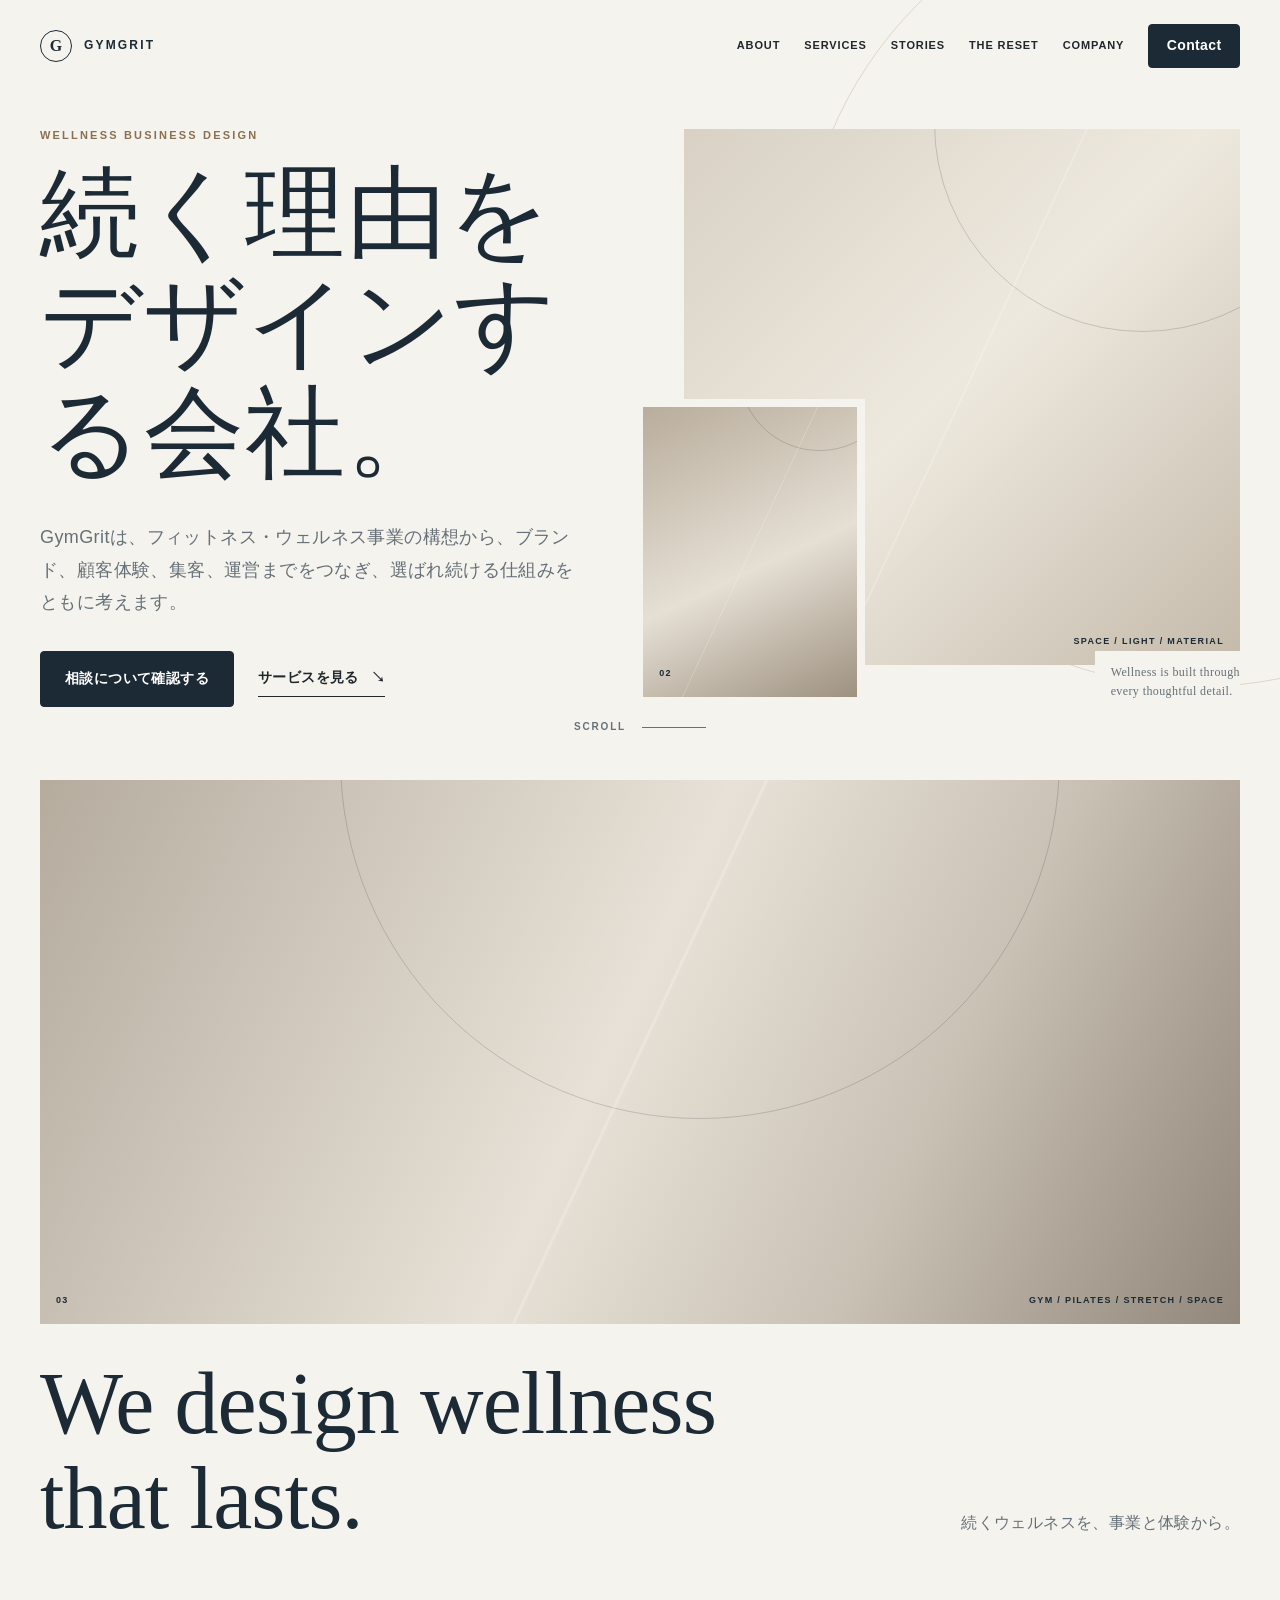
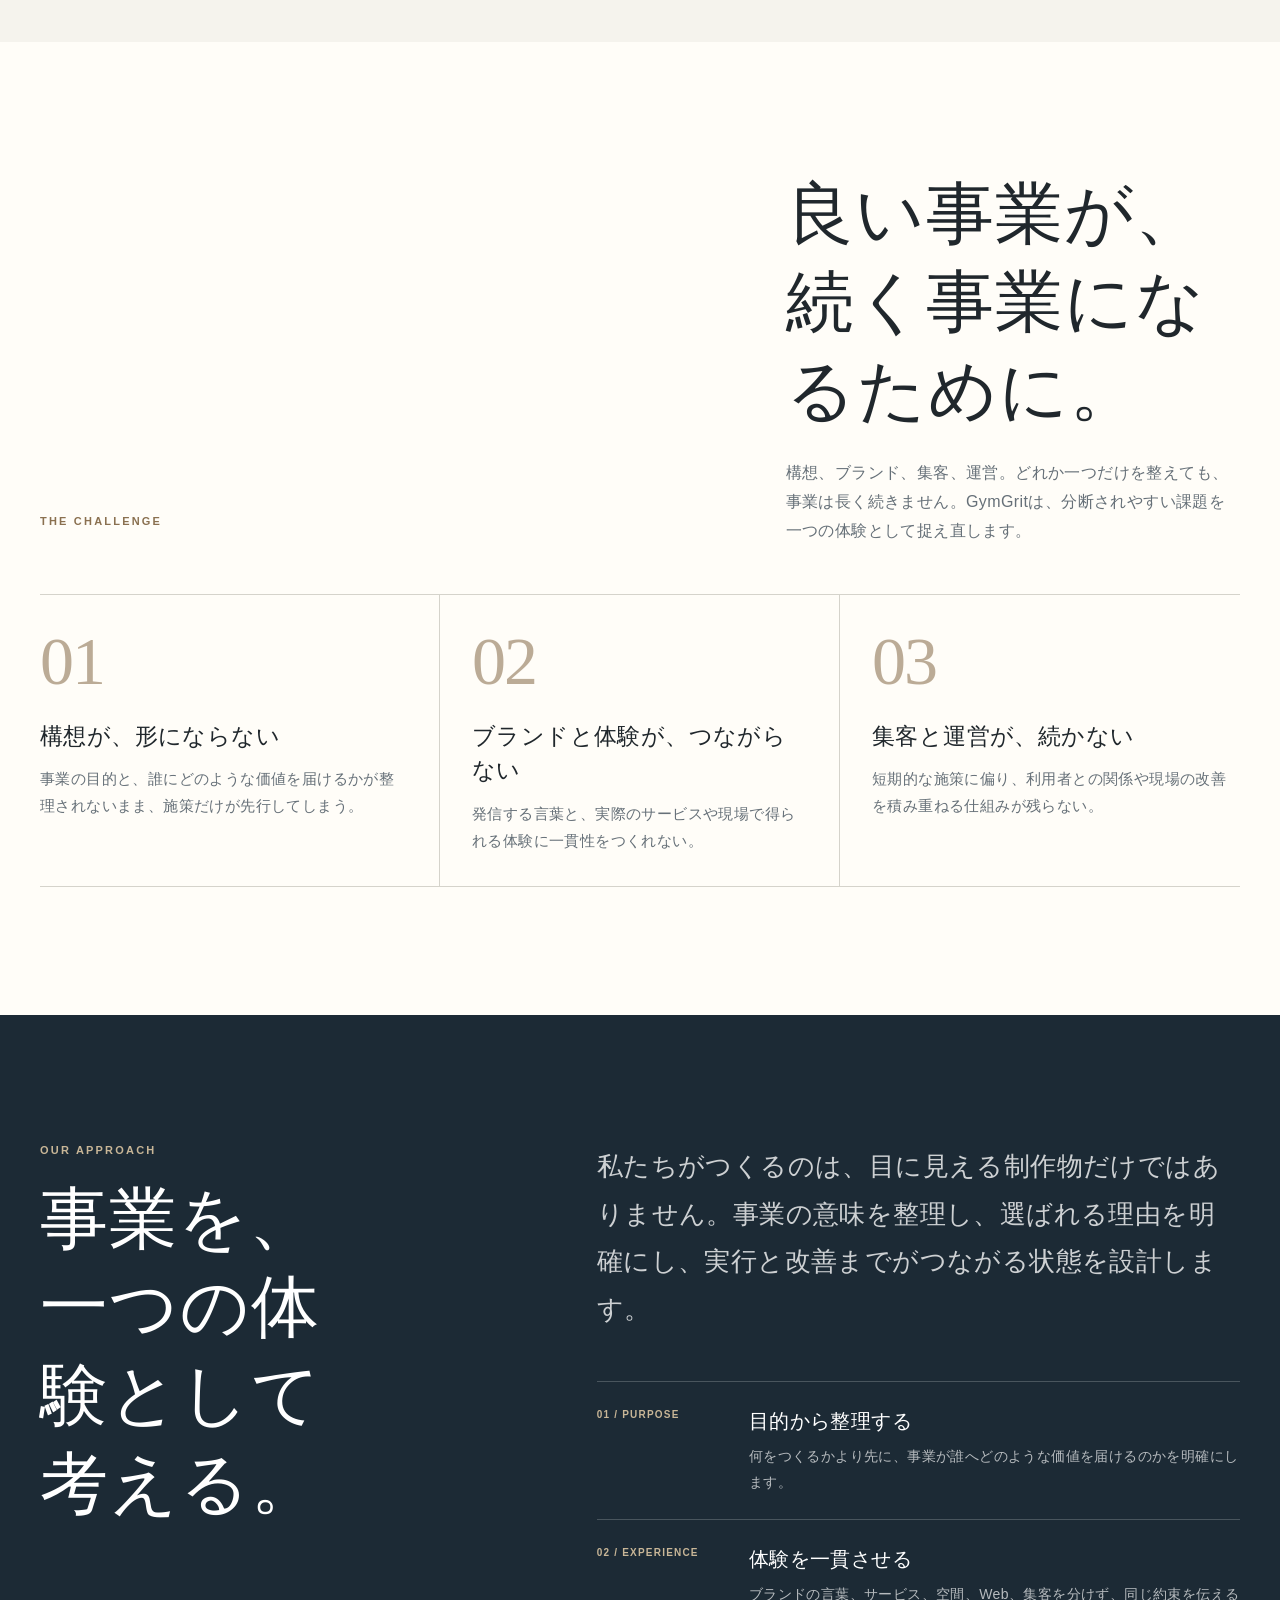
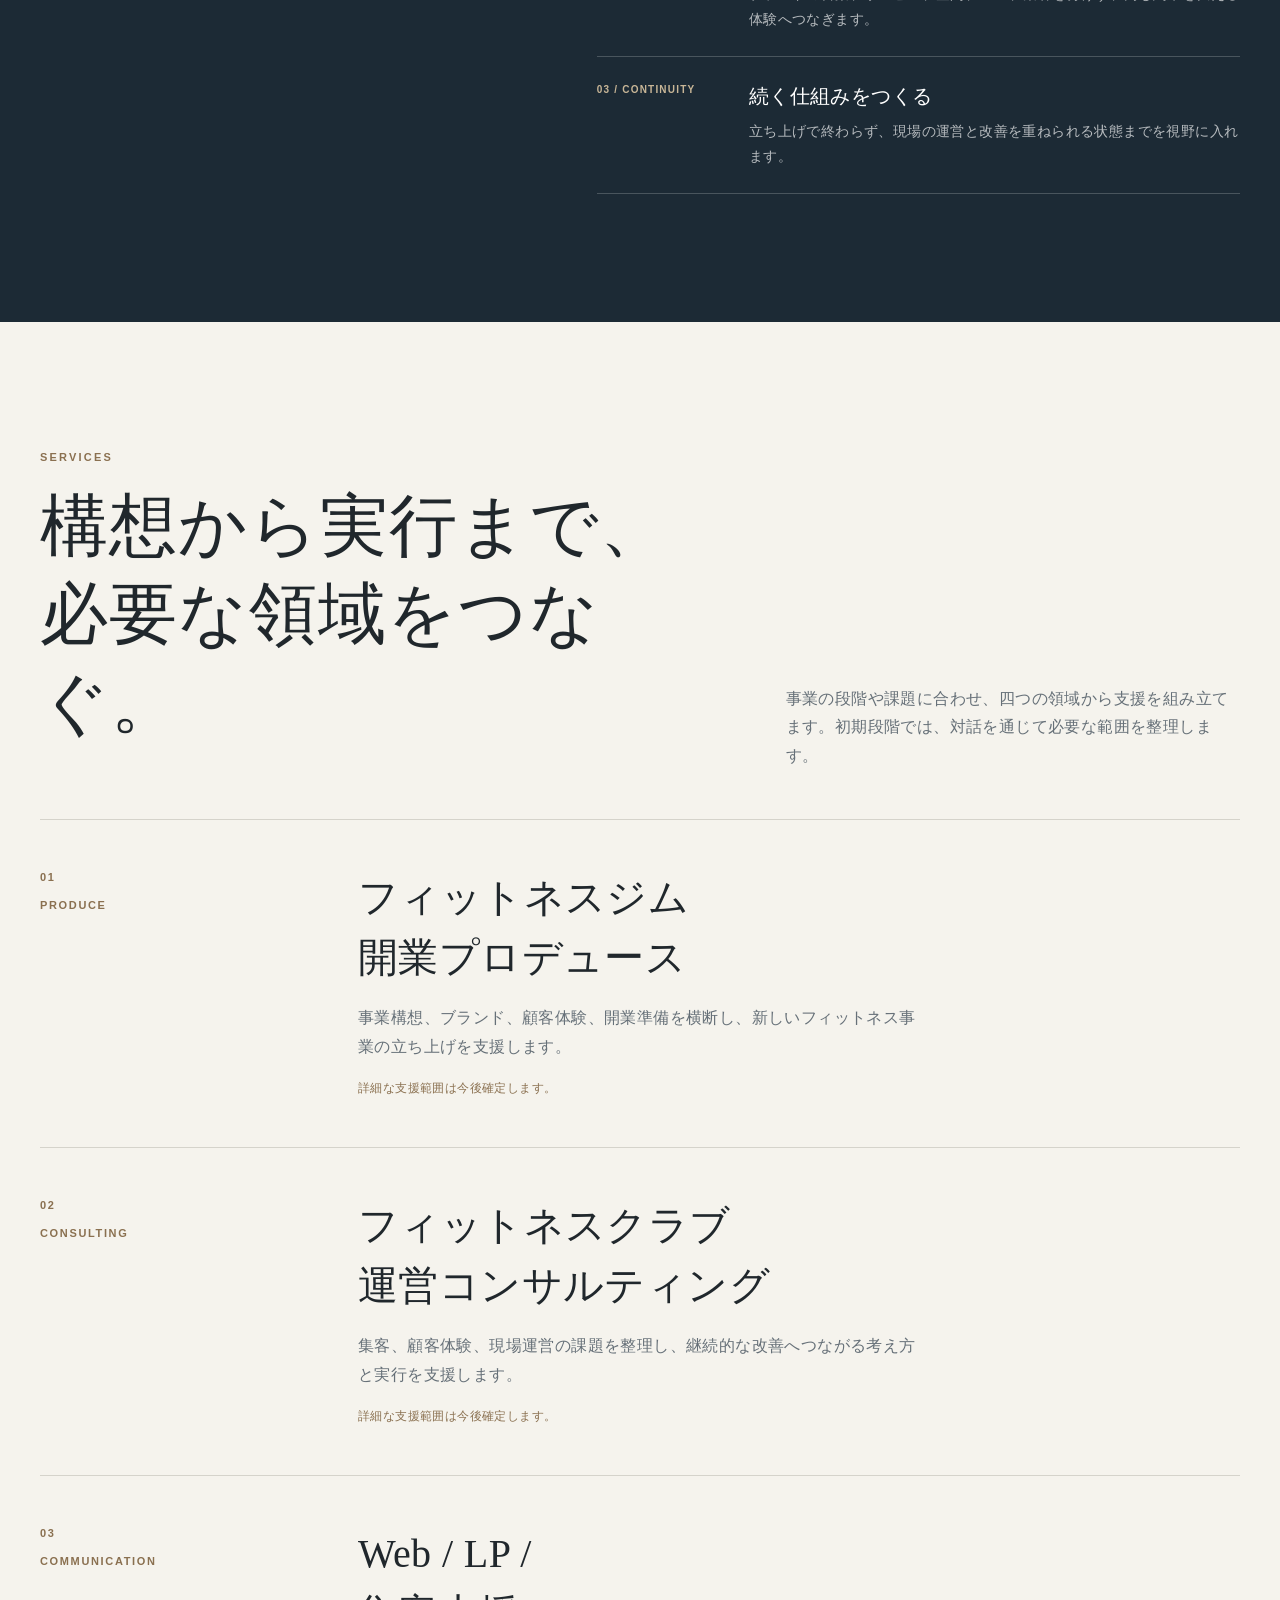
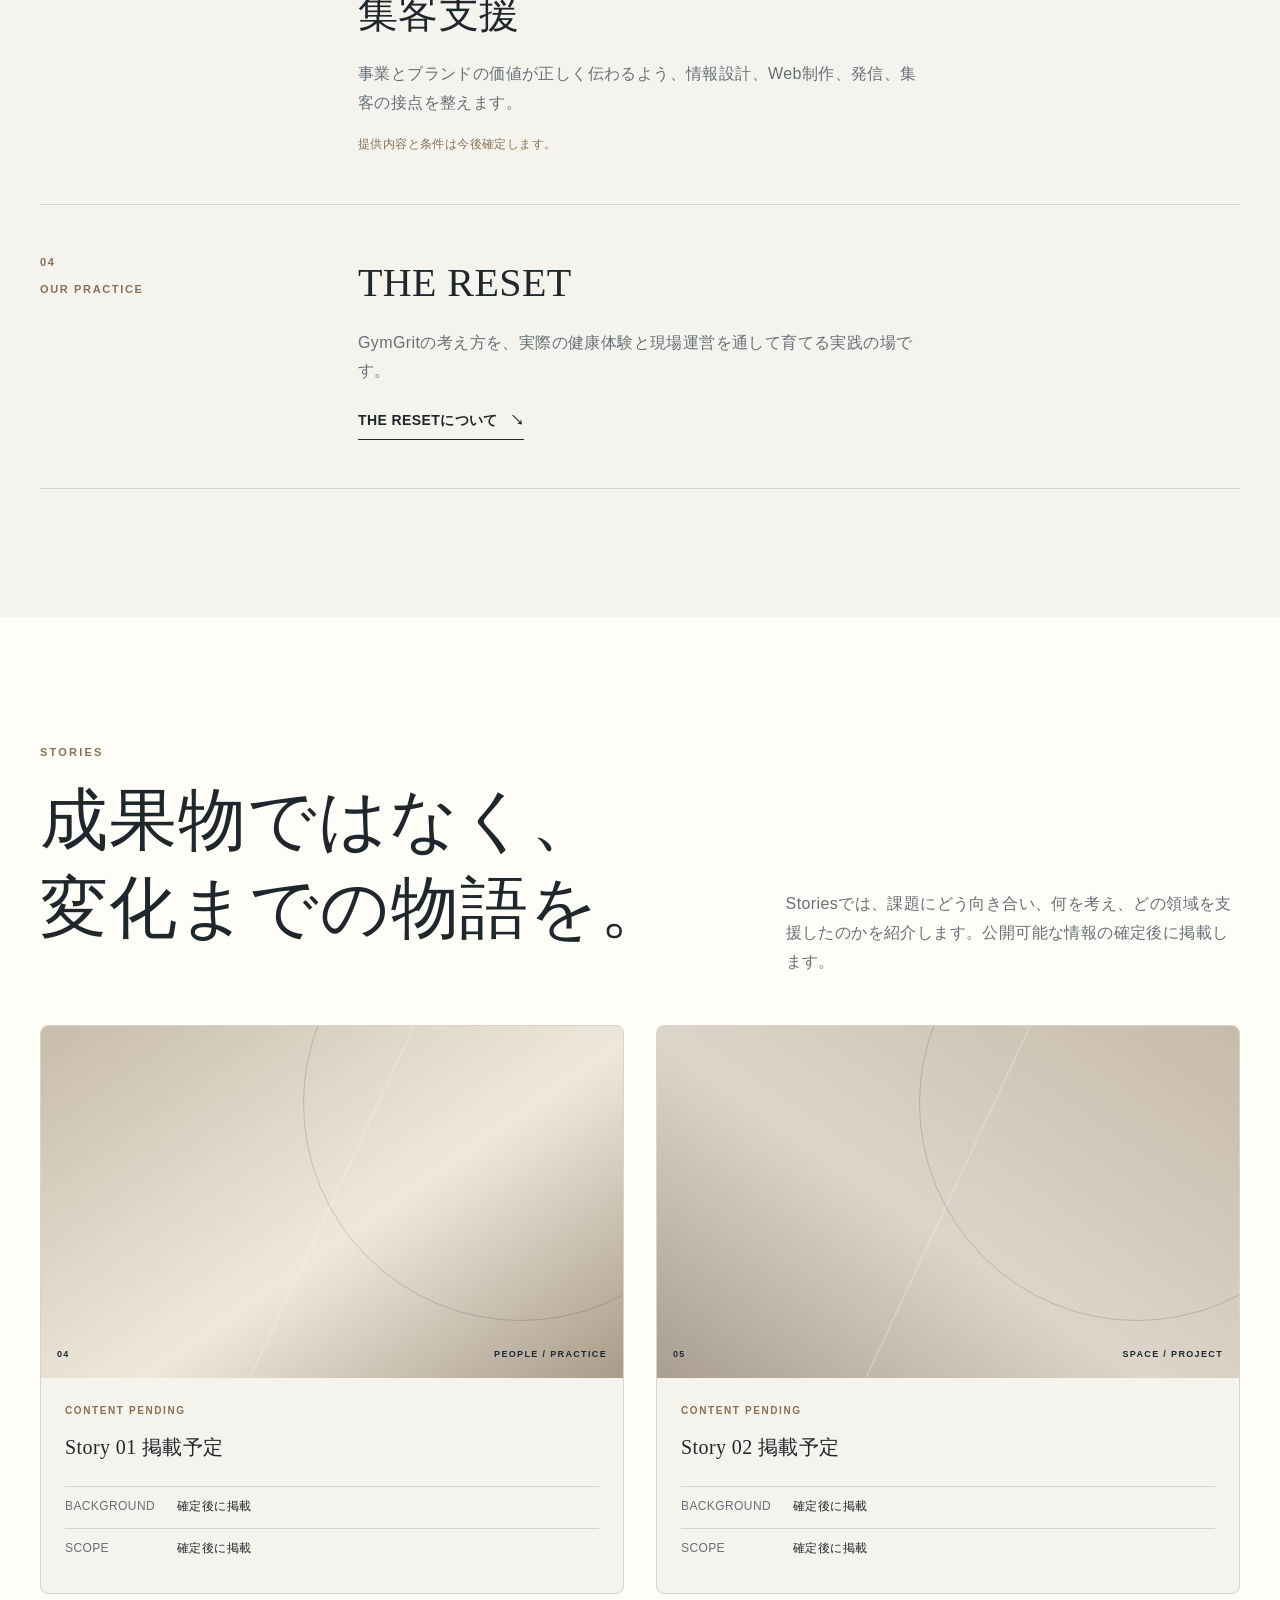
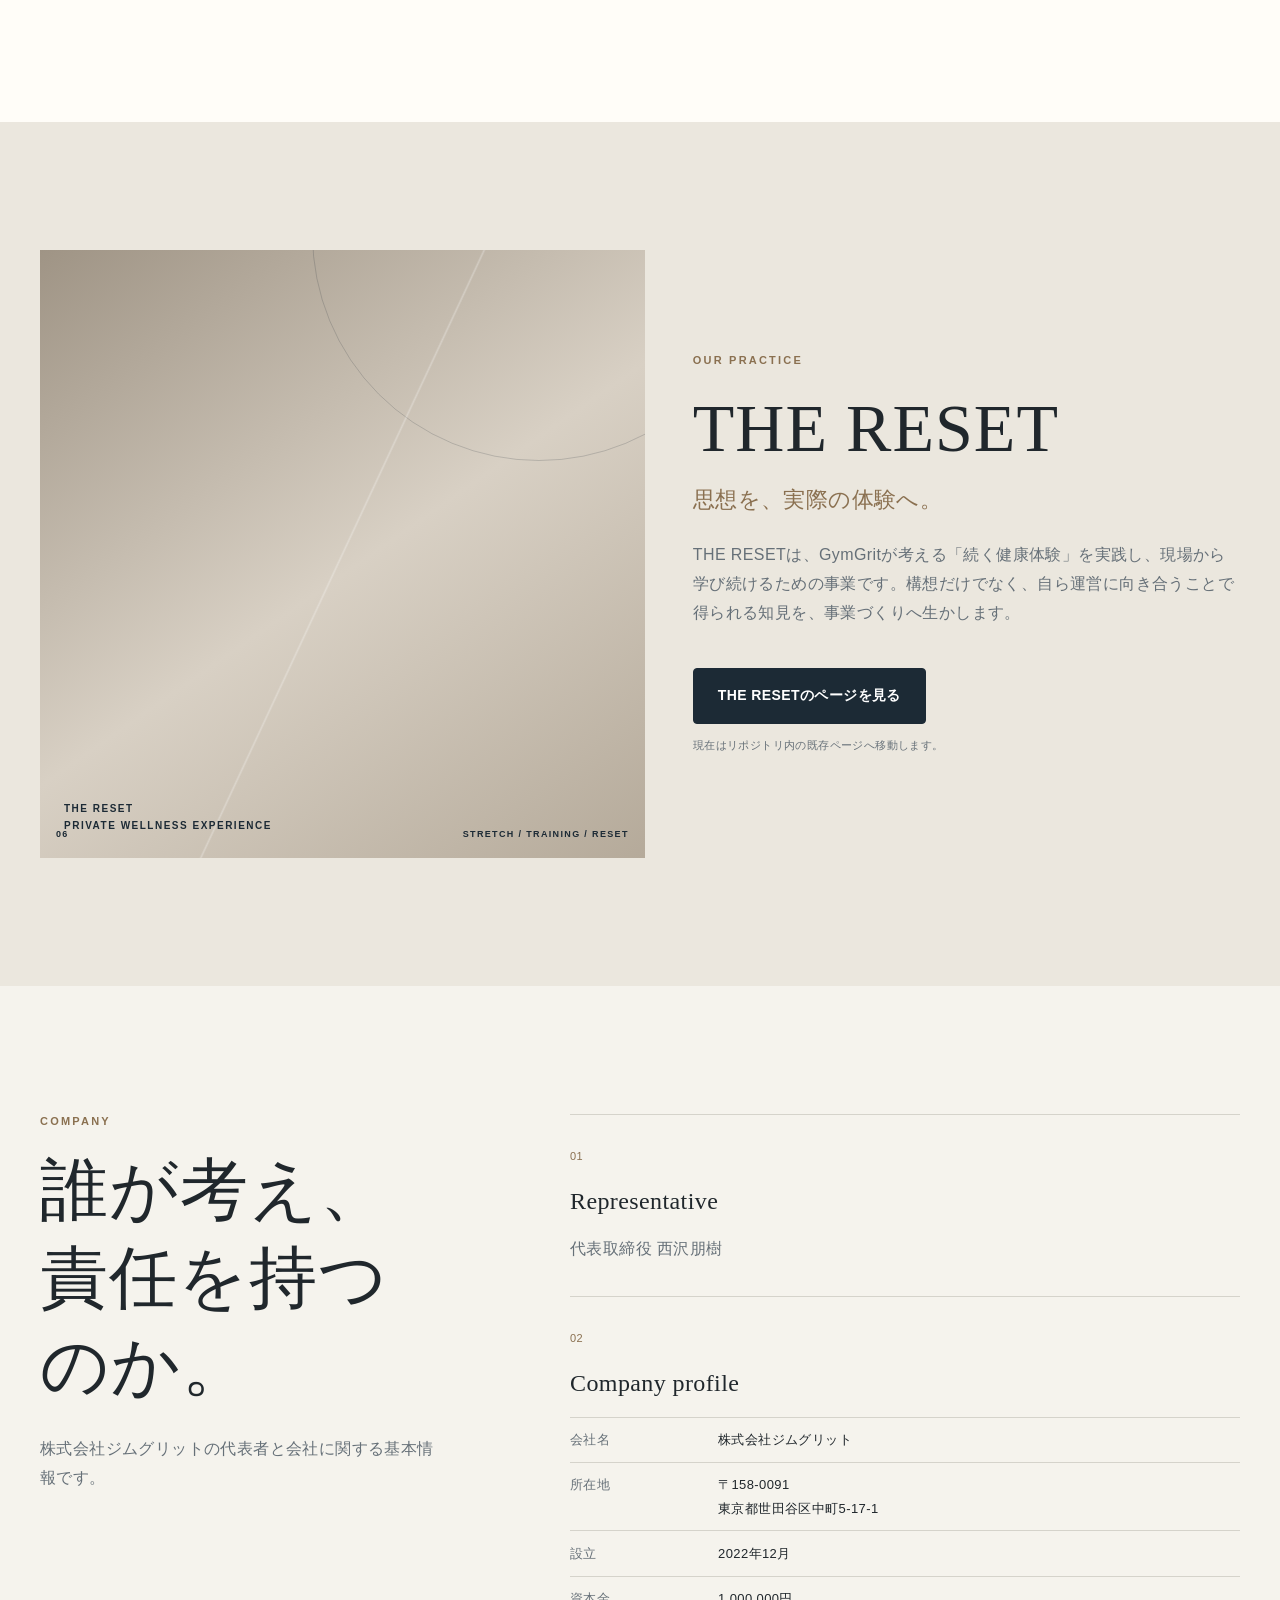
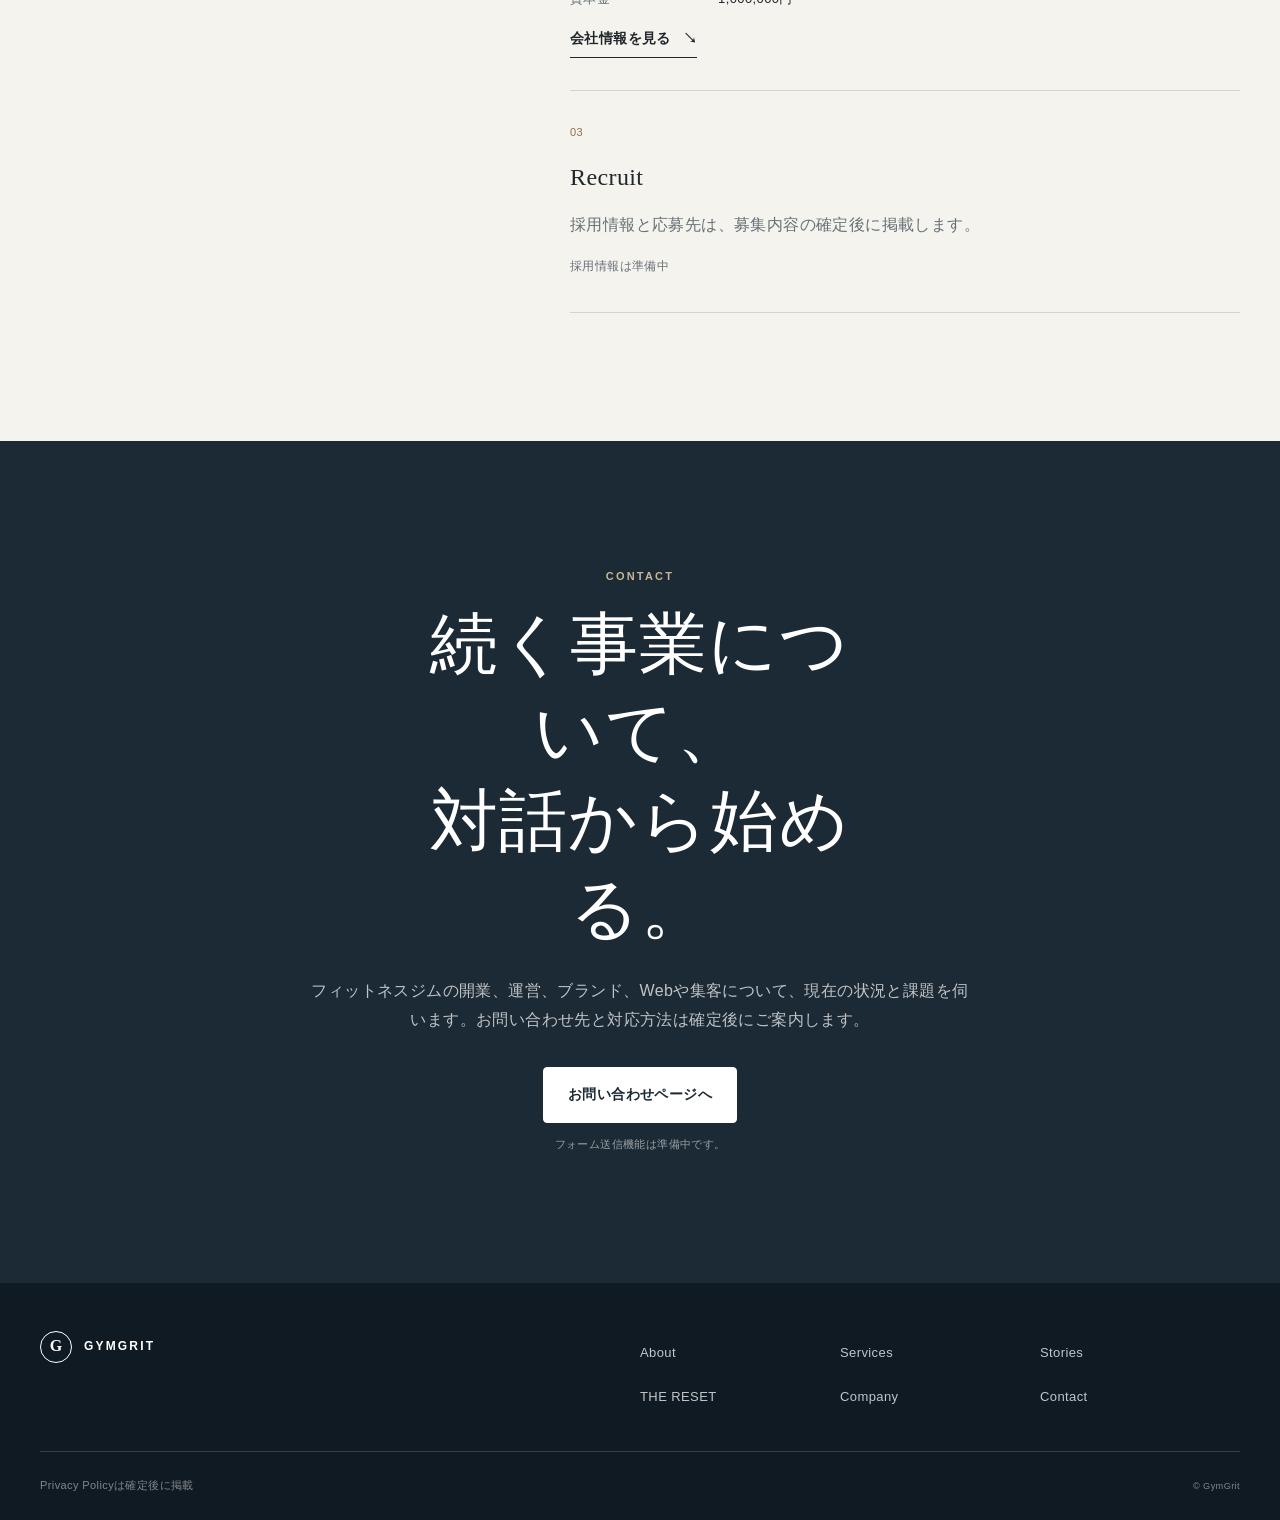
<file: index.html>
<!DOCTYPE html>
<html lang="ja">
<head>
  <meta charset="UTF-8">
  <meta name="viewport" content="width=device-width, initial-scale=1.0">
  <meta name="description" content="GymGritは、フィットネス・ウェルネス事業の構想、ブランド、集客、運営をつなぎ、続く理由をデザインする会社です。">
  <meta name="theme-color" content="#f5f3ed">
  <meta property="og:type" content="website">
  <meta property="og:locale" content="ja_JP">
  <meta property="og:title" content="GymGrit | 続く理由をデザインする会社。">
  <meta property="og:description" content="フィットネス・ウェルネス事業の構想から、ブランド、集客、運営までを一つの体験として設計します。">
  <title>GymGrit | 続く理由をデザインする会社。</title>
  <link rel="stylesheet" href="assets/css/site.css">
  <link rel="stylesheet" href="assets/css/home.css">
  <script src="assets/js/site.js" defer></script>
</head>
<body>
  <a class="skip-link" href="#main-content">本文へ移動する</a>

  <header class="site-header" data-site-header>
    <div class="site-header__inner container">
      <a class="site-logo" href="#top" aria-label="GymGrit トップへ">
        <span class="site-logo__mark" aria-hidden="true">G</span>
        <span class="site-logo__text">GYMGRIT</span>
      </a>

      <button class="nav-toggle" type="button" aria-expanded="false" aria-controls="global-navigation" data-nav-toggle>
        <span class="nav-toggle__label">Menu</span>
        <span class="nav-toggle__icon" aria-hidden="true"><span></span><span></span></span>
      </button>

      <nav class="global-nav" id="global-navigation" aria-label="メインナビゲーション" data-global-nav>
        <ul class="global-nav__list">
          <li><a href="about.html">About</a></li>
          <li><a href="#services">Services</a></li>
          <li><a href="stories.html">Stories</a></li>
          <li><a href="#the-reset">THE RESET</a></li>
          <li><a href="company.html">Company</a></li>
        </ul>
        <a class="button button--small" href="contact.html">Contact</a>
      </nav>
    </div>
  </header>

  <main id="main-content">
    <section class="hero" id="top" aria-labelledby="hero-title">
      <div class="hero__inner container">
        <div class="hero__content">
          <p class="eyebrow">Wellness Business Design</p>
          <h1 class="hero__title" id="hero-title">続く理由を<br>デザインする会社。</h1>
          <p class="hero__lead">GymGritは、フィットネス・ウェルネス事業の構想から、ブランド、顧客体験、集客、運営までをつなぎ、選ばれ続ける仕組みをともに考えます。</p>
          <div class="hero__actions">
            <a class="button" href="contact.html">相談について確認する</a>
            <a class="text-link" href="#services">サービスを見る<span aria-hidden="true">↘</span></a>
          </div>
        </div>

        <div class="hero__visual" aria-label="ブランド写真の構成予定領域">
          <!-- 写真確定後、各 .photo-slot__surface を同じclassを持つ picture 要素へ置換します。 -->
          <div class="photo-slot photo-slot--hero-main" data-photo-slot="hero-space">
            <div class="photo-slot__surface" role="img" aria-label="ウェルネス空間写真の掲載予定領域">
              <span class="photo-slot__index">01</span>
              <span class="photo-slot__label">Space / Light / Material</span>
            </div>
          </div>
          <div class="photo-slot photo-slot--hero-person" data-photo-slot="hero-person">
            <div class="photo-slot__surface" role="img" aria-label="トレーニングする人物写真の掲載予定領域">
              <span class="photo-slot__index">02</span>
              <span class="photo-slot__label">People / Movement</span>
            </div>
          </div>
          <p class="hero__visual-caption">Wellness is built through<br>every thoughtful detail.</p>
        </div>
      </div>
      <a class="scroll-cue" href="#brand-world"><span>Scroll</span><span aria-hidden="true"></span></a>
    </section>

    <section class="brand-world" id="brand-world" aria-labelledby="brand-world-title">
      <div class="container brand-world__inner">
        <div class="photo-slot photo-slot--panorama" data-photo-slot="brand-panorama">
          <div class="photo-slot__surface" role="img" aria-label="ジムまたはウェルネス空間の横長写真掲載予定領域">
            <span class="photo-slot__index">03</span>
            <span class="photo-slot__label">Gym / Pilates / Stretch / Space</span>
          </div>
        </div>
        <div class="brand-world__message">
          <p class="brand-world__statement" id="brand-world-title" lang="en">We design wellness<br>that lasts.</p>
          <p>続くウェルネスを、事業と体験から。</p>
        </div>
      </div>
    </section>

    <section class="section value" id="value" aria-labelledby="value-title">
      <div class="container">
        <div class="section-heading section-heading--split">
          <p class="eyebrow">The challenge</p>
          <div>
            <h2 id="value-title">良い事業が、<br>続く事業になるために。</h2>
            <p class="section-lead">構想、ブランド、集客、運営。どれか一つだけを整えても、事業は長く続きません。GymGritは、分断されやすい課題を一つの体験として捉え直します。</p>
          </div>
        </div>

        <div class="challenge-grid">
          <article class="challenge-card">
            <span class="challenge-card__number">01</span>
            <h3>構想が、形にならない</h3>
            <p>事業の目的と、誰にどのような価値を届けるかが整理されないまま、施策だけが先行してしまう。</p>
          </article>
          <article class="challenge-card">
            <span class="challenge-card__number">02</span>
            <h3>ブランドと体験が、つながらない</h3>
            <p>発信する言葉と、実際のサービスや現場で得られる体験に一貫性をつくれない。</p>
          </article>
          <article class="challenge-card">
            <span class="challenge-card__number">03</span>
            <h3>集客と運営が、続かない</h3>
            <p>短期的な施策に偏り、利用者との関係や現場の改善を積み重ねる仕組みが残らない。</p>
          </article>
        </div>
      </div>
    </section>

    <section class="section approach" id="about" aria-labelledby="about-title">
      <div class="container approach__grid">
        <div class="approach__intro">
          <p class="eyebrow eyebrow--light">Our approach</p>
          <h2 id="about-title">事業を、<br>一つの体験として考える。</h2>
        </div>
        <div class="approach__body">
          <p class="approach__lead">私たちがつくるのは、目に見える制作物だけではありません。事業の意味を整理し、選ばれる理由を明確にし、実行と改善までがつながる状態を設計します。</p>
          <ol class="approach-list">
            <li>
              <span>01 / Purpose</span>
              <div><h3>目的から整理する</h3><p>何をつくるかより先に、事業が誰へどのような価値を届けるのかを明確にします。</p></div>
            </li>
            <li>
              <span>02 / Experience</span>
              <div><h3>体験を一貫させる</h3><p>ブランドの言葉、サービス、空間、Web、集客を分けず、同じ約束を伝える体験へつなぎます。</p></div>
            </li>
            <li>
              <span>03 / Continuity</span>
              <div><h3>続く仕組みをつくる</h3><p>立ち上げで終わらず、現場の運営と改善を重ねられる状態までを視野に入れます。</p></div>
            </li>
          </ol>
        </div>
      </div>
    </section>

    <section class="section services" id="services" aria-labelledby="services-title">
      <div class="container">
        <div class="section-heading section-heading--split">
          <div>
            <p class="eyebrow">Services</p>
            <h2 id="services-title">構想から実行まで、<br>必要な領域をつなぐ。</h2>
          </div>
          <p class="section-lead">事業の段階や課題に合わせ、四つの領域から支援を組み立てます。初期段階では、対話を通じて必要な範囲を整理します。</p>
        </div>

        <div class="service-list">
          <article class="service-card">
            <div class="service-card__head"><span>01</span><p>Produce</p></div>
            <div class="service-card__content">
              <h3>フィットネスジム<br>開業プロデュース</h3>
              <p>事業構想、ブランド、顧客体験、開業準備を横断し、新しいフィットネス事業の立ち上げを支援します。</p>
              <p class="service-card__note">詳細な支援範囲は今後確定します。</p>
            </div>
          </article>
          <article class="service-card">
            <div class="service-card__head"><span>02</span><p>Consulting</p></div>
            <div class="service-card__content">
              <h3>フィットネスクラブ<br>運営コンサルティング</h3>
              <p>集客、顧客体験、現場運営の課題を整理し、継続的な改善へつながる考え方と実行を支援します。</p>
              <p class="service-card__note">詳細な支援範囲は今後確定します。</p>
            </div>
          </article>
          <article class="service-card">
            <div class="service-card__head"><span>03</span><p>Communication</p></div>
            <div class="service-card__content">
              <h3>Web / LP /<br>集客支援</h3>
              <p>事業とブランドの価値が正しく伝わるよう、情報設計、Web制作、発信、集客の接点を整えます。</p>
              <p class="service-card__note">提供内容と条件は今後確定します。</p>
            </div>
          </article>
          <article class="service-card service-card--accent">
            <div class="service-card__head"><span>04</span><p>Our practice</p></div>
            <div class="service-card__content">
              <h3>THE RESET</h3>
              <p>GymGritの考え方を、実際の健康体験と現場運営を通して育てる実践の場です。</p>
              <a class="text-link" href="#the-reset">THE RESETについて<span aria-hidden="true">↘</span></a>
            </div>
          </article>
        </div>
      </div>
    </section>

    <section class="section stories" id="stories" aria-labelledby="stories-title">
      <div class="container">
        <div class="section-heading section-heading--split">
          <div>
            <p class="eyebrow">Stories</p>
            <h2 id="stories-title">成果物ではなく、<br>変化までの物語を。</h2>
          </div>
          <p class="section-lead">Storiesでは、課題にどう向き合い、何を考え、どの領域を支援したのかを紹介します。公開可能な情報の確定後に掲載します。</p>
        </div>

        <div class="story-grid">
          <article class="story-placeholder">
            <div class="photo-slot photo-slot--story" data-photo-slot="story-01">
              <div class="photo-slot__surface" role="img" aria-label="Story 01の人物または現場写真の掲載予定領域"><span class="photo-slot__index">04</span><span class="photo-slot__label">People / Practice</span></div>
            </div>
            <div class="story-placeholder__body">
              <p class="status-label">Content pending</p>
              <h3>Story 01 掲載予定</h3>
              <dl><div><dt>Background</dt><dd>確定後に掲載</dd></div><div><dt>Scope</dt><dd>確定後に掲載</dd></div></dl>
            </div>
          </article>
          <article class="story-placeholder">
            <div class="photo-slot photo-slot--story photo-slot--story-alt" data-photo-slot="story-02">
              <div class="photo-slot__surface" role="img" aria-label="Story 02の空間またはプロジェクト写真の掲載予定領域"><span class="photo-slot__index">05</span><span class="photo-slot__label">Space / Project</span></div>
            </div>
            <div class="story-placeholder__body">
              <p class="status-label">Content pending</p>
              <h3>Story 02 掲載予定</h3>
              <dl><div><dt>Background</dt><dd>確定後に掲載</dd></div><div><dt>Scope</dt><dd>確定後に掲載</dd></div></dl>
            </div>
          </article>
        </div>
      </div>
    </section>

    <section class="section reset" id="the-reset" aria-labelledby="reset-title">
      <div class="container reset__grid">
        <div class="reset__visual">
          <div class="photo-slot photo-slot--reset" data-photo-slot="the-reset">
            <div class="photo-slot__surface" role="img" aria-label="THE RESETのストレッチまたはトレーニング写真の掲載予定領域"><span class="photo-slot__index">06</span><span class="photo-slot__label">Stretch / Training / Reset</span></div>
          </div>
          <p class="reset__visual-caption">THE RESET<br>Private wellness experience</p>
        </div>
        <div class="reset__content">
          <p class="eyebrow">Our practice</p>
          <h2 id="reset-title">THE RESET</h2>
          <p class="reset__tagline">思想を、実際の体験へ。</p>
          <p>THE RESETは、GymGritが考える「続く健康体験」を実践し、現場から学び続けるための事業です。構想だけでなく、自ら運営に向き合うことで得られる知見を、事業づくりへ生かします。</p>
          <a class="button button--dark" href="THE_RESET_LP.html">THE RESETのページを見る</a>
          <p class="link-note">現在はリポジトリ内の既存ページへ移動します。</p>
        </div>
      </div>
    </section>

    <section class="section company" id="company" aria-labelledby="company-title">
      <div class="container company__grid">
        <div>
          <p class="eyebrow">Company</p>
          <h2 id="company-title">誰が考え、<br>責任を持つのか。</h2>
          <p class="section-lead">株式会社ジムグリットの代表者と会社に関する基本情報です。</p>
        </div>
        <div class="company-panels">
          <section class="company-panel" aria-labelledby="representative-title">
            <span class="company-panel__index">01</span>
            <h3 id="representative-title">Representative</h3>
            <p>代表取締役 西沢朋樹</p>
          </section>
          <section class="company-panel" aria-labelledby="profile-title">
            <span class="company-panel__index">02</span>
            <h3 id="profile-title">Company profile</h3>
            <dl>
              <div><dt>会社名</dt><dd>株式会社ジムグリット</dd></div>
              <div><dt>所在地</dt><dd>〒158-0091<br>東京都世田谷区中町5-17-1</dd></div>
              <div><dt>設立</dt><dd>2022年12月</dd></div>
              <div><dt>資本金</dt><dd>1,000,000円</dd></div>
            </dl>
            <a class="text-link" href="company.html">会社情報を見る<span aria-hidden="true">↘</span></a>
          </section>
          <section class="company-panel" aria-labelledby="recruit-title">
            <span class="company-panel__index">03</span>
            <h3 id="recruit-title">Recruit</h3>
            <p>採用情報と応募先は、募集内容の確定後に掲載します。</p>
            <span class="placeholder-link" aria-disabled="true">採用情報は準備中</span>
          </section>
        </div>
      </div>
    </section>

    <section class="section contact" id="contact" aria-labelledby="contact-title">
      <div class="container contact__inner">
        <p class="eyebrow eyebrow--light">Contact</p>
        <h2 id="contact-title">続く事業について、<br>対話から始める。</h2>
        <p>フィットネスジムの開業、運営、ブランド、Webや集客について、現在の状況と課題を伺います。お問い合わせ先と対応方法は確定後にご案内します。</p>
        <a class="button button--light" href="contact.html">お問い合わせページへ</a>
        <p class="contact__note">フォーム送信機能は準備中です。</p>
      </div>
    </section>
  </main>

  <footer class="site-footer">
    <div class="container site-footer__top">
      <a class="site-logo site-logo--footer" href="#top" aria-label="GymGrit トップへ"><span class="site-logo__mark" aria-hidden="true">G</span><span class="site-logo__text">GYMGRIT</span></a>
      <nav aria-label="フッターナビゲーション">
        <ul class="footer-nav">
          <li><a href="about.html">About</a></li><li><a href="#services">Services</a></li><li><a href="stories.html">Stories</a></li><li><a href="#the-reset">THE RESET</a></li><li><a href="company.html">Company</a></li><li><a href="contact.html">Contact</a></li>
        </ul>
      </nav>
    </div>
    <div class="container site-footer__bottom">
      <p>Privacy Policyは確定後に掲載</p>
      <p><small>&copy; GymGrit</small></p>
    </div>
  </footer>
</body>
</html>
</file>
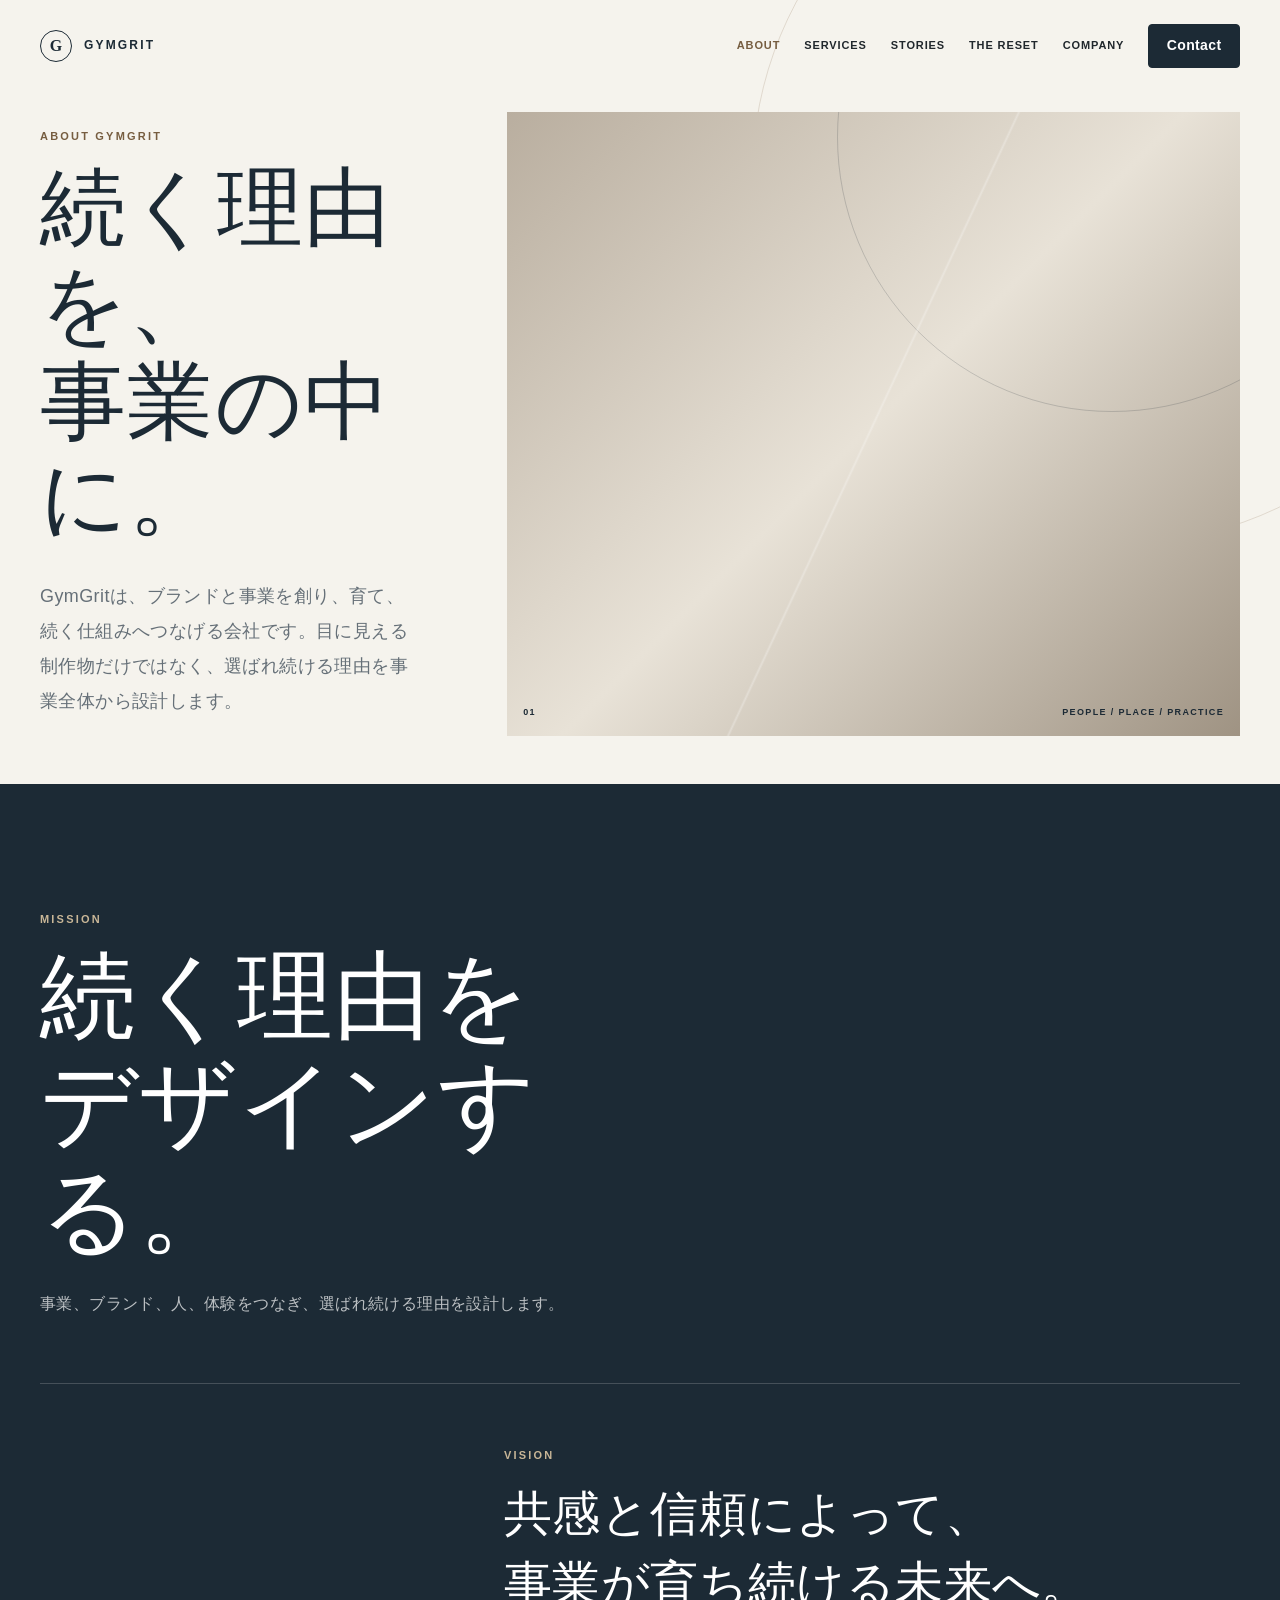
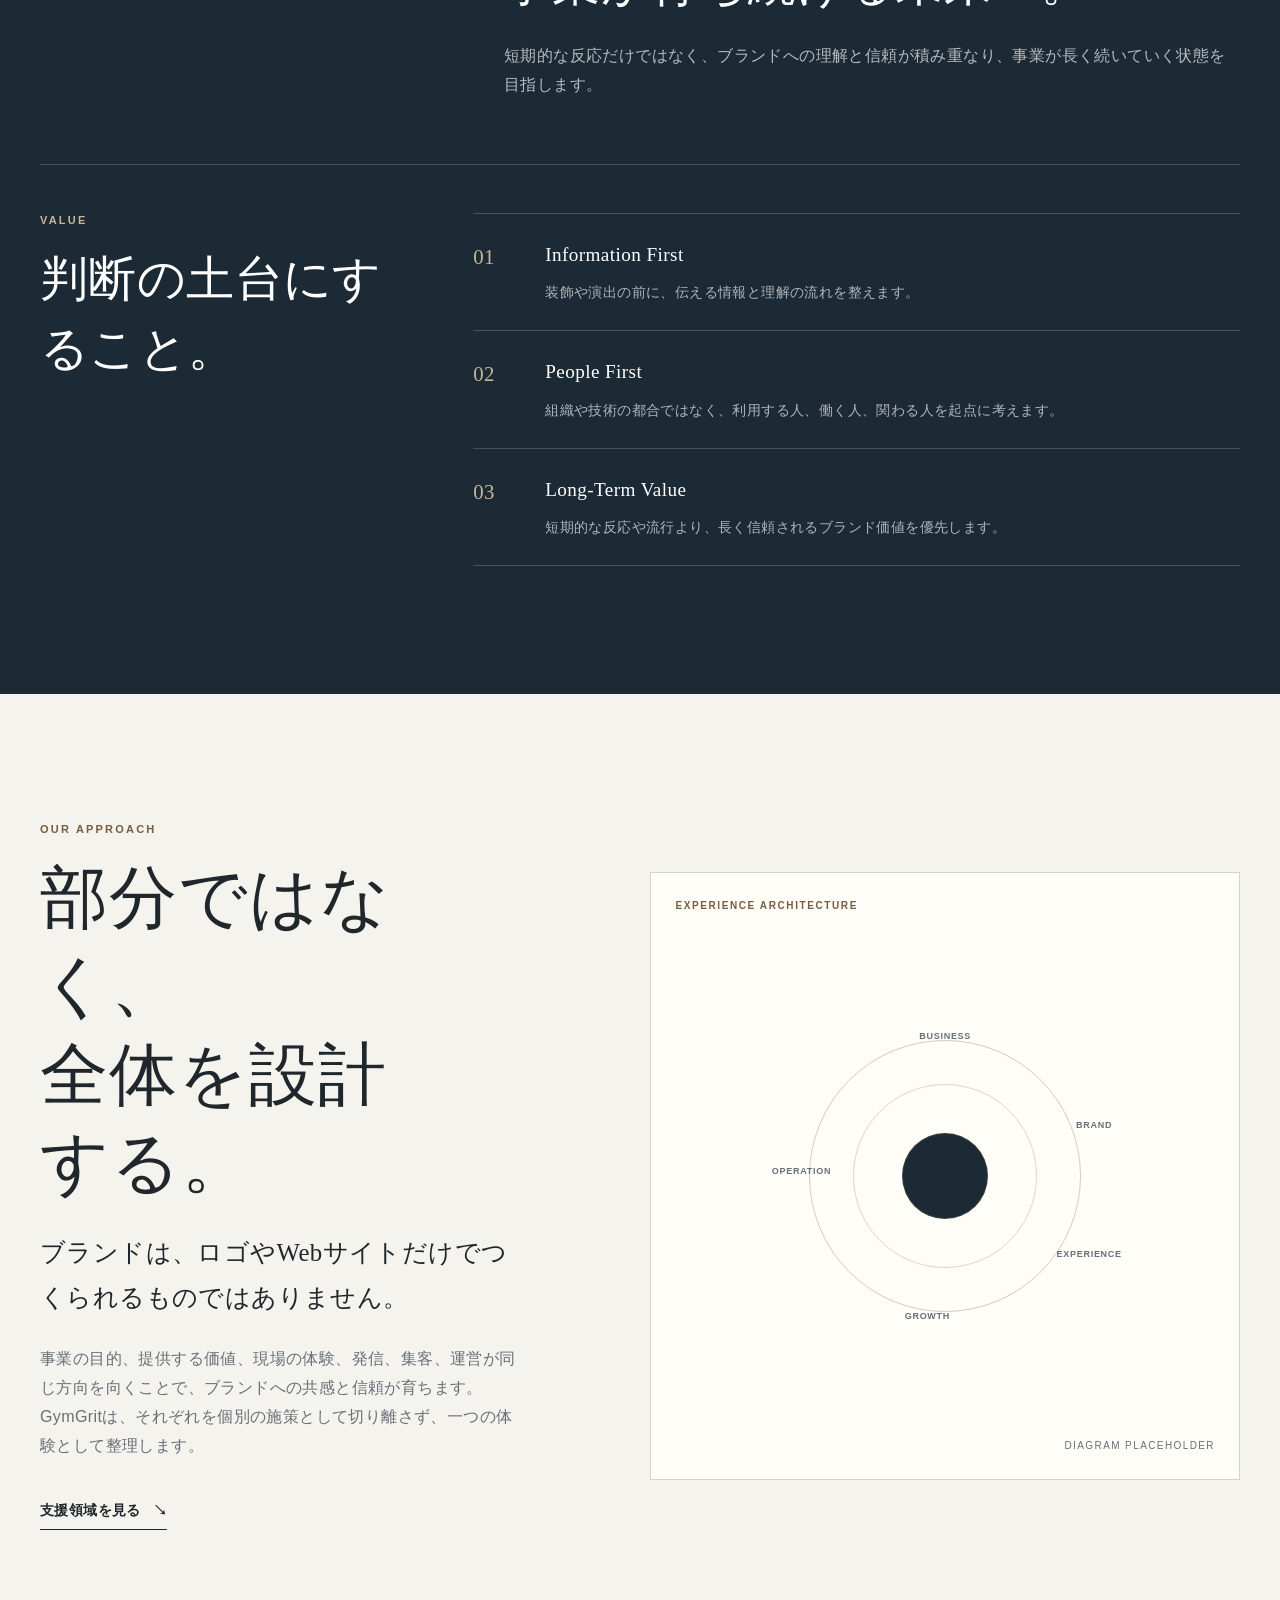
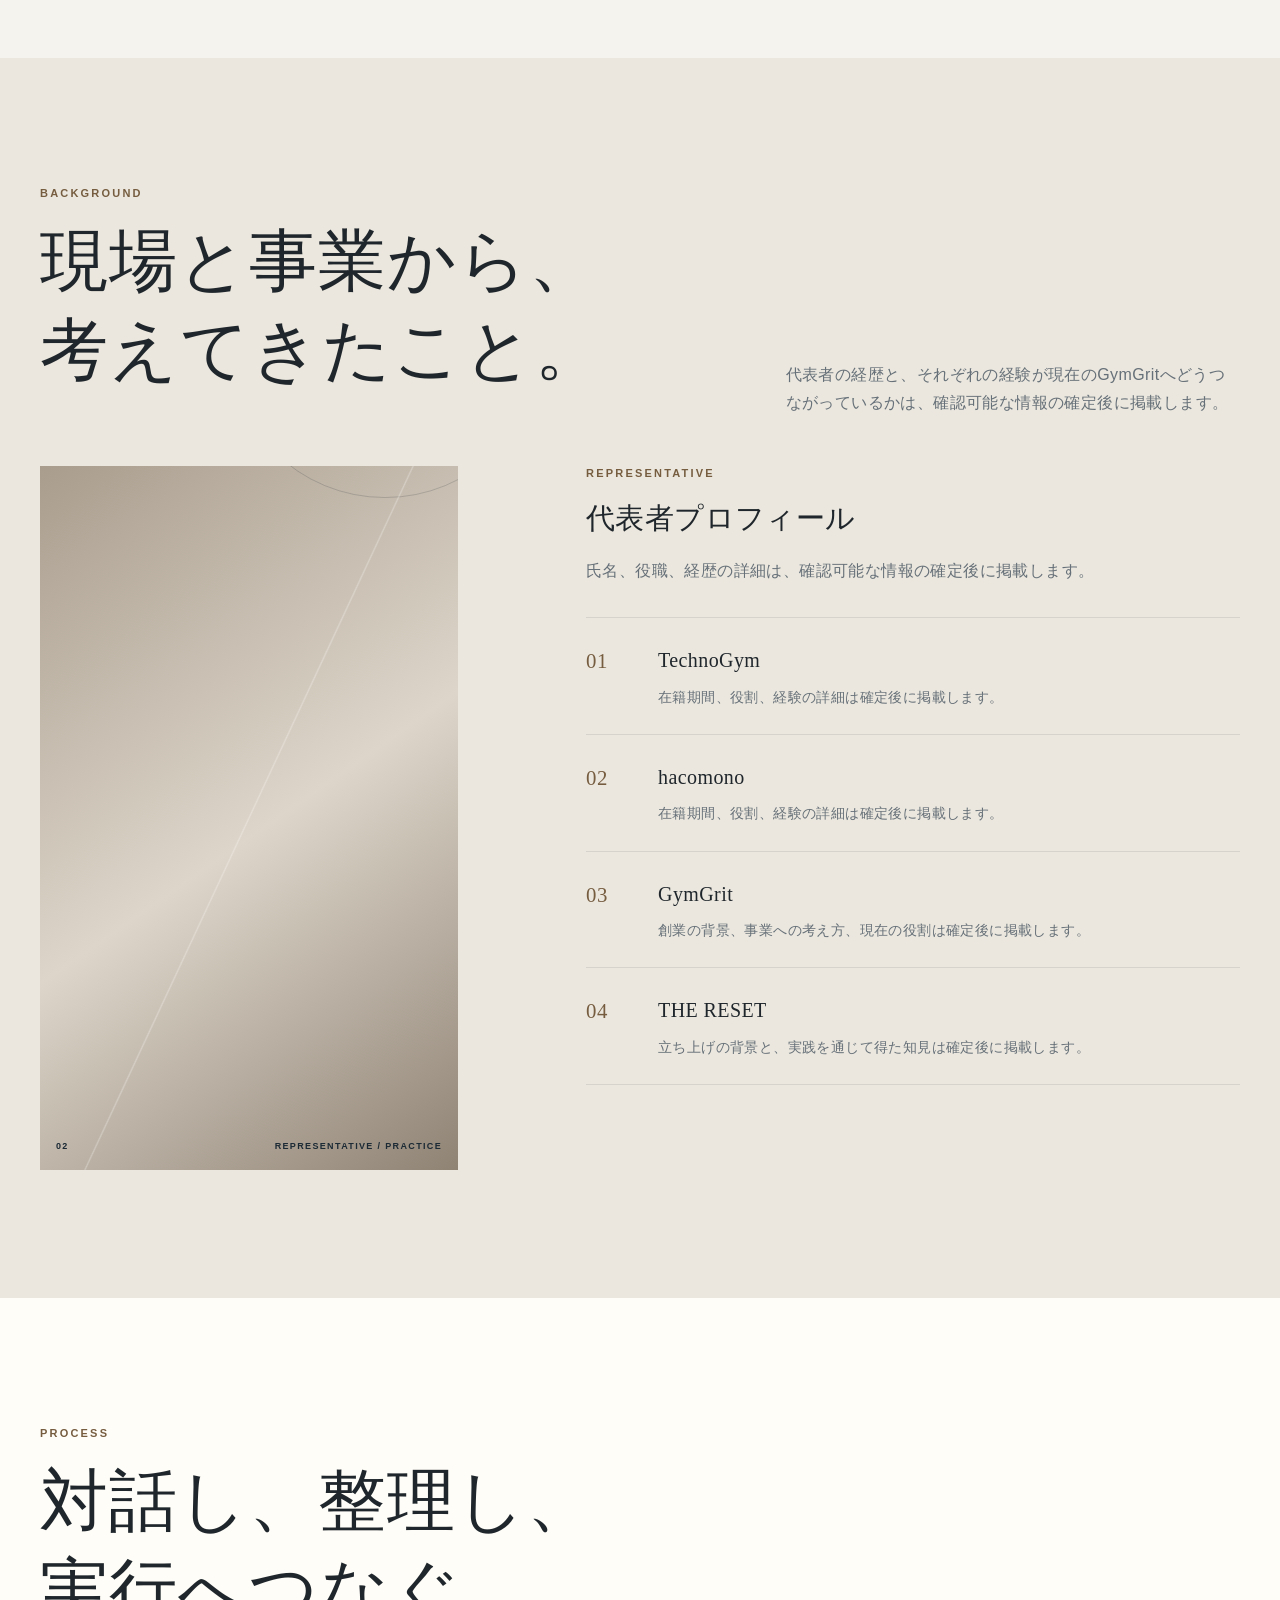
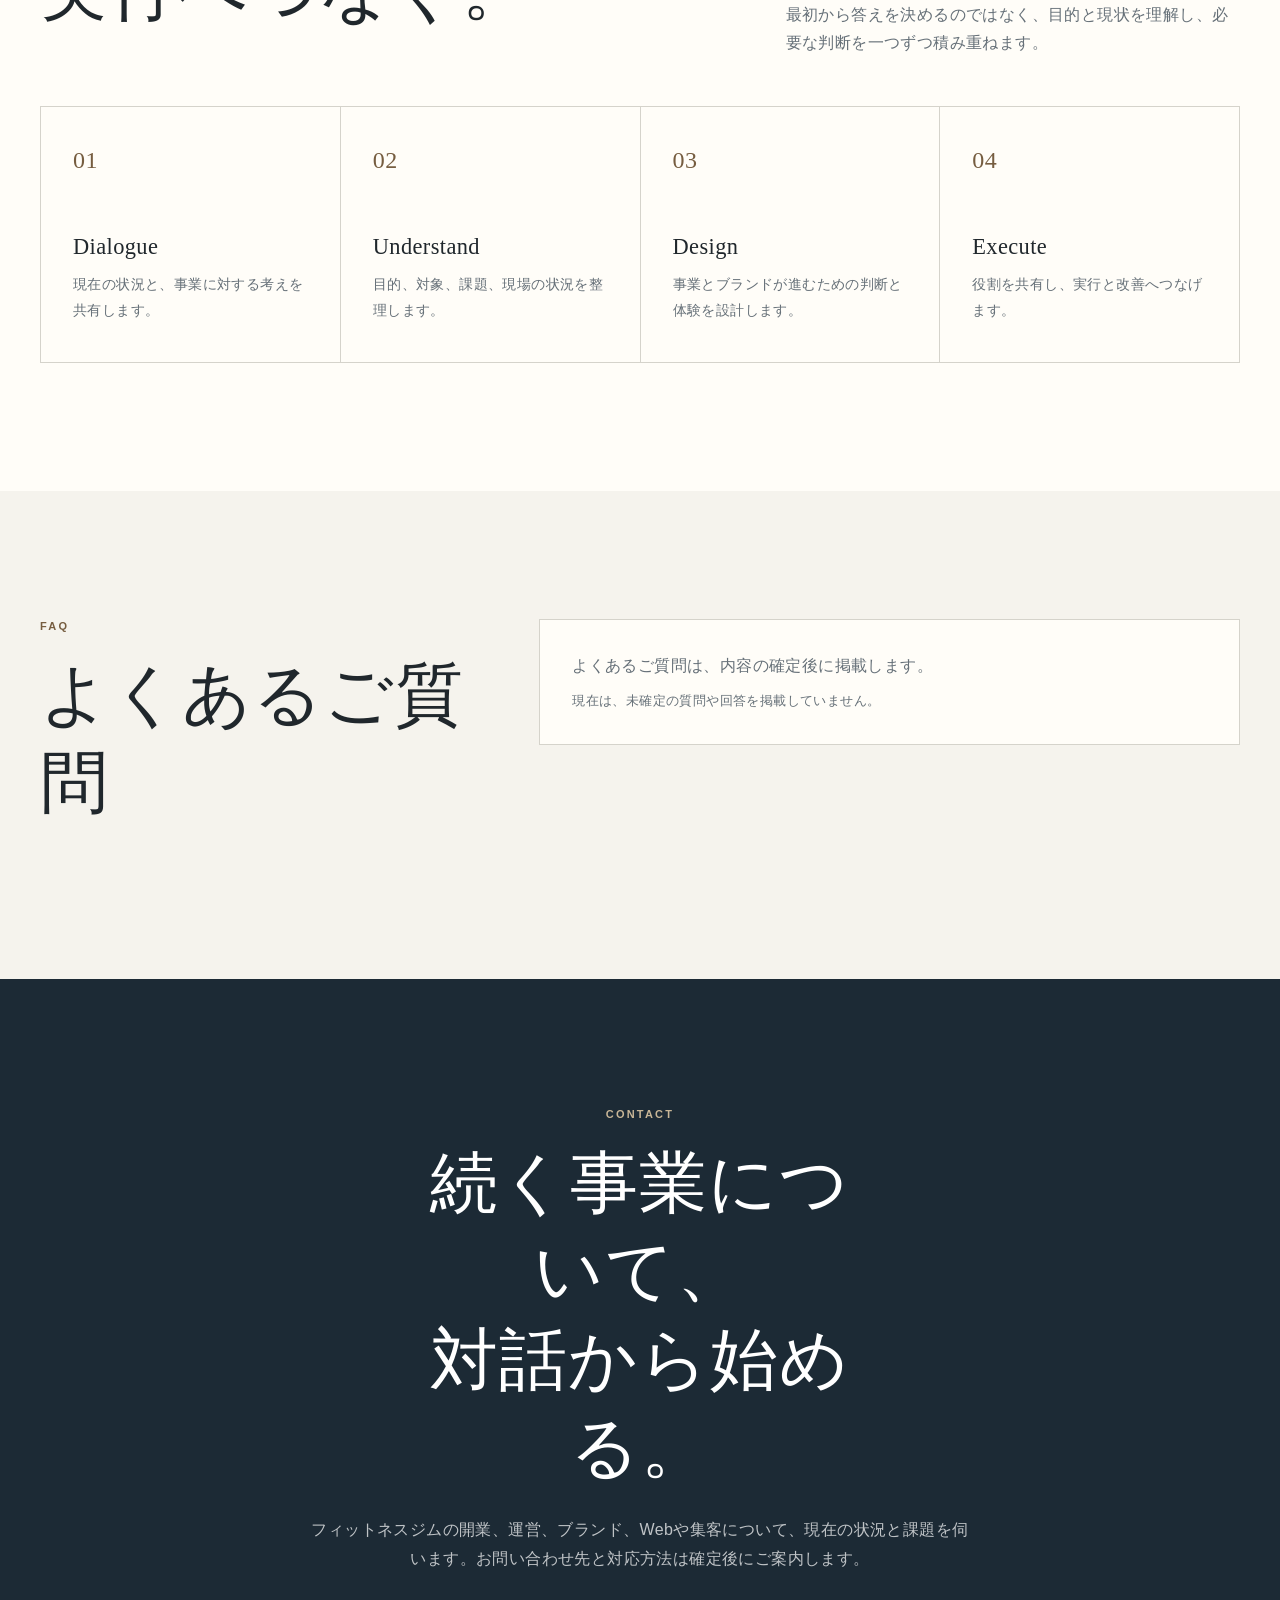
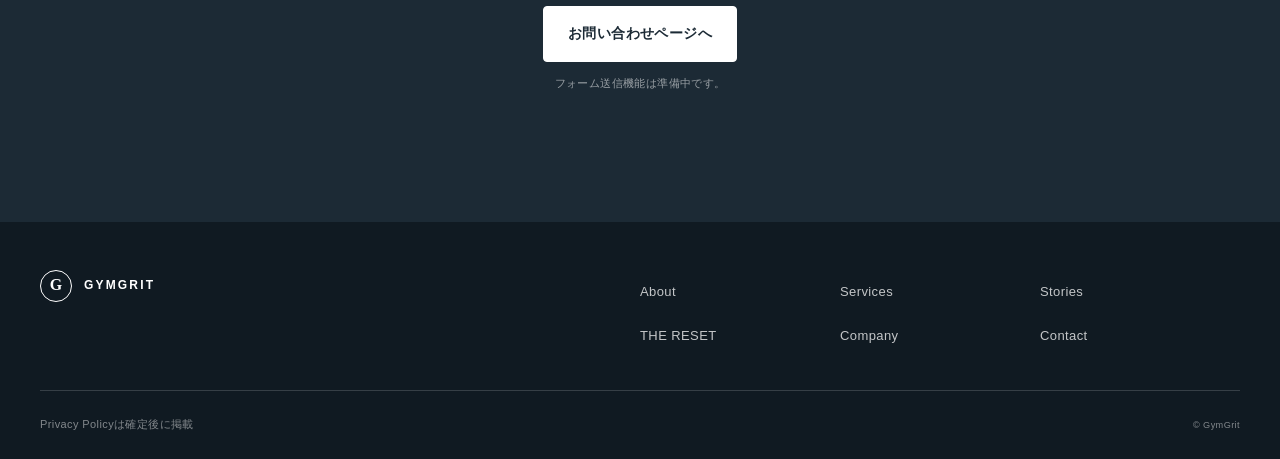
<file: about.html>
<!DOCTYPE html>
<html lang="ja">
<head>
  <meta charset="UTF-8">
  <meta name="viewport" content="width=device-width, initial-scale=1.0">
  <meta name="description" content="GymGritのMission、Vision、Valueと、フィットネス・ウェルネス事業を部分で捉えず、全体を設計する考え方をご紹介します。">
  <meta name="theme-color" content="#f5f3ed">
  <meta property="og:type" content="website">
  <meta property="og:locale" content="ja_JP">
  <meta property="og:title" content="About | GymGrit">
  <meta property="og:description" content="続く理由をデザインする会社、GymGritの思想と事業への向き合い方をご紹介します。">
  <title>About | GymGrit</title>
  <link rel="stylesheet" href="assets/css/site.css">
  <link rel="stylesheet" href="assets/css/about.css">
  <script src="assets/js/site.js" defer></script>
</head>
<body>
  <a class="skip-link" href="#main-content">本文へ移動する</a>

  <header class="site-header" data-site-header>
    <div class="site-header__inner container">
      <a class="site-logo" href="index.html" aria-label="GymGrit トップページへ">
        <span class="site-logo__mark" aria-hidden="true">G</span>
        <span class="site-logo__text">GYMGRIT</span>
      </a>

      <button class="nav-toggle" type="button" aria-expanded="false" aria-controls="global-navigation" data-nav-toggle>
        <span class="nav-toggle__label">Menu</span>
        <span class="nav-toggle__icon" aria-hidden="true"><span></span><span></span></span>
      </button>

      <nav class="global-nav" id="global-navigation" aria-label="メインナビゲーション" data-global-nav>
        <ul class="global-nav__list">
          <li><a href="#top" aria-current="page">About</a></li>
          <li><a href="services.html">Services</a></li>
          <li><a href="stories.html">Stories</a></li>
          <li><a href="index.html#the-reset">THE RESET</a></li>
          <li><a href="company.html">Company</a></li>
        </ul>
        <a class="button button--small" href="contact.html">Contact</a>
      </nav>
    </div>
  </header>

  <main id="main-content">
    <section class="about-hero" id="top" aria-labelledby="about-hero-title">
      <div class="container about-hero__inner">
        <div class="about-hero__content">
          <p class="eyebrow">About GymGrit</p>
          <h1 id="about-hero-title">続く理由を、<br>事業の中に。</h1>
          <p>GymGritは、ブランドと事業を創り、育て、続く仕組みへつなげる会社です。目に見える制作物だけではなく、選ばれ続ける理由を事業全体から設計します。</p>
        </div>
        <div class="photo-slot photo-slot--about-hero" data-photo-slot="about-hero">
          <div class="photo-slot__surface" role="img" aria-label="GymGritの人、現場、空間を伝える写真の掲載予定領域">
            <span class="photo-slot__index">01</span>
            <span class="photo-slot__label">People / Place / Practice</span>
          </div>
        </div>
      </div>
    </section>

    <section class="section philosophy" id="philosophy" aria-labelledby="philosophy-title">
      <div class="container">
        <div class="philosophy__mission">
          <p class="eyebrow eyebrow--light">Mission</p>
          <h2 id="philosophy-title">続く理由を<br>デザインする。</h2>
          <p>事業、ブランド、人、体験をつなぎ、選ばれ続ける理由を設計します。</p>
        </div>

        <div class="philosophy__vision">
          <p class="eyebrow eyebrow--light">Vision</p>
          <h3>共感と信頼によって、<br>事業が育ち続ける未来へ。</h3>
          <p>短期的な反応だけではなく、ブランドへの理解と信頼が積み重なり、事業が長く続いていく状態を目指します。</p>
        </div>

        <div class="philosophy__values" aria-labelledby="values-title">
          <div class="philosophy__values-head">
            <p class="eyebrow eyebrow--light">Value</p>
            <h3 id="values-title">判断の土台にすること。</h3>
          </div>
          <ol class="value-list">
            <li><span>01</span><div><h4>Information First</h4><p>装飾や演出の前に、伝える情報と理解の流れを整えます。</p></div></li>
            <li><span>02</span><div><h4>People First</h4><p>組織や技術の都合ではなく、利用する人、働く人、関わる人を起点に考えます。</p></div></li>
            <li><span>03</span><div><h4>Long-Term Value</h4><p>短期的な反応や流行より、長く信頼されるブランド価値を優先します。</p></div></li>
          </ol>
        </div>
      </div>
    </section>

    <section class="section approach" id="approach" aria-labelledby="approach-title">
      <div class="container approach__layout">
        <div class="approach__content">
          <p class="eyebrow">Our Approach</p>
          <h2 id="approach-title">部分ではなく、<br>全体を設計する。</h2>
          <p class="approach__lead">ブランドは、ロゴやWebサイトだけでつくられるものではありません。</p>
          <p>事業の目的、提供する価値、現場の体験、発信、集客、運営が同じ方向を向くことで、ブランドへの共感と信頼が育ちます。GymGritは、それぞれを個別の施策として切り離さず、一つの体験として整理します。</p>
          <a class="text-link" href="services.html">支援領域を見る<span aria-hidden="true">↘</span></a>
        </div>

        <div class="diagram-placeholder" role="img" aria-label="事業、ブランド、体験、集客、運営のつながりを示す図版の掲載予定領域">
          <span class="diagram-placeholder__label">Experience Architecture</span>
          <div class="diagram-placeholder__orbit" aria-hidden="true">
            <span>Business</span><span>Brand</span><span>Experience</span><span>Growth</span><span>Operation</span>
          </div>
          <p>Diagram placeholder</p>
        </div>
      </div>
    </section>

    <section class="section background" id="background" aria-labelledby="background-title">
      <div class="container">
        <div class="section-heading section-heading--split">
          <div><p class="eyebrow">Background</p><h2 id="background-title">現場と事業から、<br>考えてきたこと。</h2></div>
          <p class="section-lead">代表者の経歴と、それぞれの経験が現在のGymGritへどうつながっているかは、確認可能な情報の確定後に掲載します。</p>
        </div>

        <div class="background__layout">
          <div class="photo-slot photo-slot--background" data-photo-slot="representative">
            <div class="photo-slot__surface" role="img" aria-label="代表者または現場写真の掲載予定領域"><span class="photo-slot__index">02</span><span class="photo-slot__label">Representative / Practice</span></div>
          </div>
          <div class="background__content">
            <div class="representative-placeholder">
              <p class="eyebrow">Representative</p>
              <h3>代表者プロフィール</h3>
              <p>氏名、役職、経歴の詳細は、確認可能な情報の確定後に掲載します。</p>
            </div>
            <ol class="background-list">
              <li><span>01</span><div><h4>TechnoGym</h4><p>在籍期間、役割、経験の詳細は確定後に掲載します。</p></div></li>
              <li><span>02</span><div><h4>hacomono</h4><p>在籍期間、役割、経験の詳細は確定後に掲載します。</p></div></li>
              <li><span>03</span><div><h4>GymGrit</h4><p>創業の背景、事業への考え方、現在の役割は確定後に掲載します。</p></div></li>
              <li><span>04</span><div><h4>THE RESET</h4><p>立ち上げの背景と、実践を通じて得た知見は確定後に掲載します。</p></div></li>
            </ol>
          </div>
        </div>
      </div>
    </section>

    <section class="section process" id="process" aria-labelledby="process-title">
      <div class="container">
        <div class="section-heading section-heading--split">
          <div><p class="eyebrow">Process</p><h2 id="process-title">対話し、整理し、<br>実行へつなぐ。</h2></div>
          <p class="section-lead">最初から答えを決めるのではなく、目的と現状を理解し、必要な判断を一つずつ積み重ねます。</p>
        </div>
        <ol class="process-list">
          <li><span>01</span><div><h3>Dialogue</h3><p>現在の状況と、事業に対する考えを共有します。</p></div></li>
          <li><span>02</span><div><h3>Understand</h3><p>目的、対象、課題、現場の状況を整理します。</p></div></li>
          <li><span>03</span><div><h3>Design</h3><p>事業とブランドが進むための判断と体験を設計します。</p></div></li>
          <li><span>04</span><div><h3>Execute</h3><p>役割を共有し、実行と改善へつなげます。</p></div></li>
        </ol>
      </div>
    </section>

    <section class="section faq-placeholder" id="faq" aria-labelledby="faq-title">
      <div class="container faq-placeholder__inner">
        <div><p class="eyebrow">FAQ</p><h2 id="faq-title">よくあるご質問</h2></div>
        <div class="faq-placeholder__message"><p>よくあるご質問は、内容の確定後に掲載します。</p><p>現在は、未確定の質問や回答を掲載していません。</p></div>
      </div>
    </section>

    <section class="section contact" id="contact" aria-labelledby="contact-title">
      <div class="container contact__inner">
        <p class="eyebrow eyebrow--light">Contact</p>
        <h2 id="contact-title">続く事業について、<br>対話から始める。</h2>
        <p>フィットネスジムの開業、運営、ブランド、Webや集客について、現在の状況と課題を伺います。お問い合わせ先と対応方法は確定後にご案内します。</p>
        <a class="button button--light" href="contact.html">お問い合わせページへ</a>
        <p class="contact__note">フォーム送信機能は準備中です。</p>
      </div>
    </section>
  </main>

  <footer class="site-footer">
    <div class="container site-footer__top">
      <a class="site-logo site-logo--footer" href="index.html" aria-label="GymGrit トップページへ"><span class="site-logo__mark" aria-hidden="true">G</span><span class="site-logo__text">GYMGRIT</span></a>
      <nav aria-label="フッターナビゲーション">
        <ul class="footer-nav">
          <li><a href="#top">About</a></li><li><a href="services.html">Services</a></li><li><a href="stories.html">Stories</a></li><li><a href="index.html#the-reset">THE RESET</a></li><li><a href="company.html">Company</a></li><li><a href="contact.html">Contact</a></li>
        </ul>
      </nav>
    </div>
    <div class="container site-footer__bottom"><p>Privacy Policyは確定後に掲載</p><p><small>&copy; GymGrit</small></p></div>
  </footer>
</body>
</html>
</file>
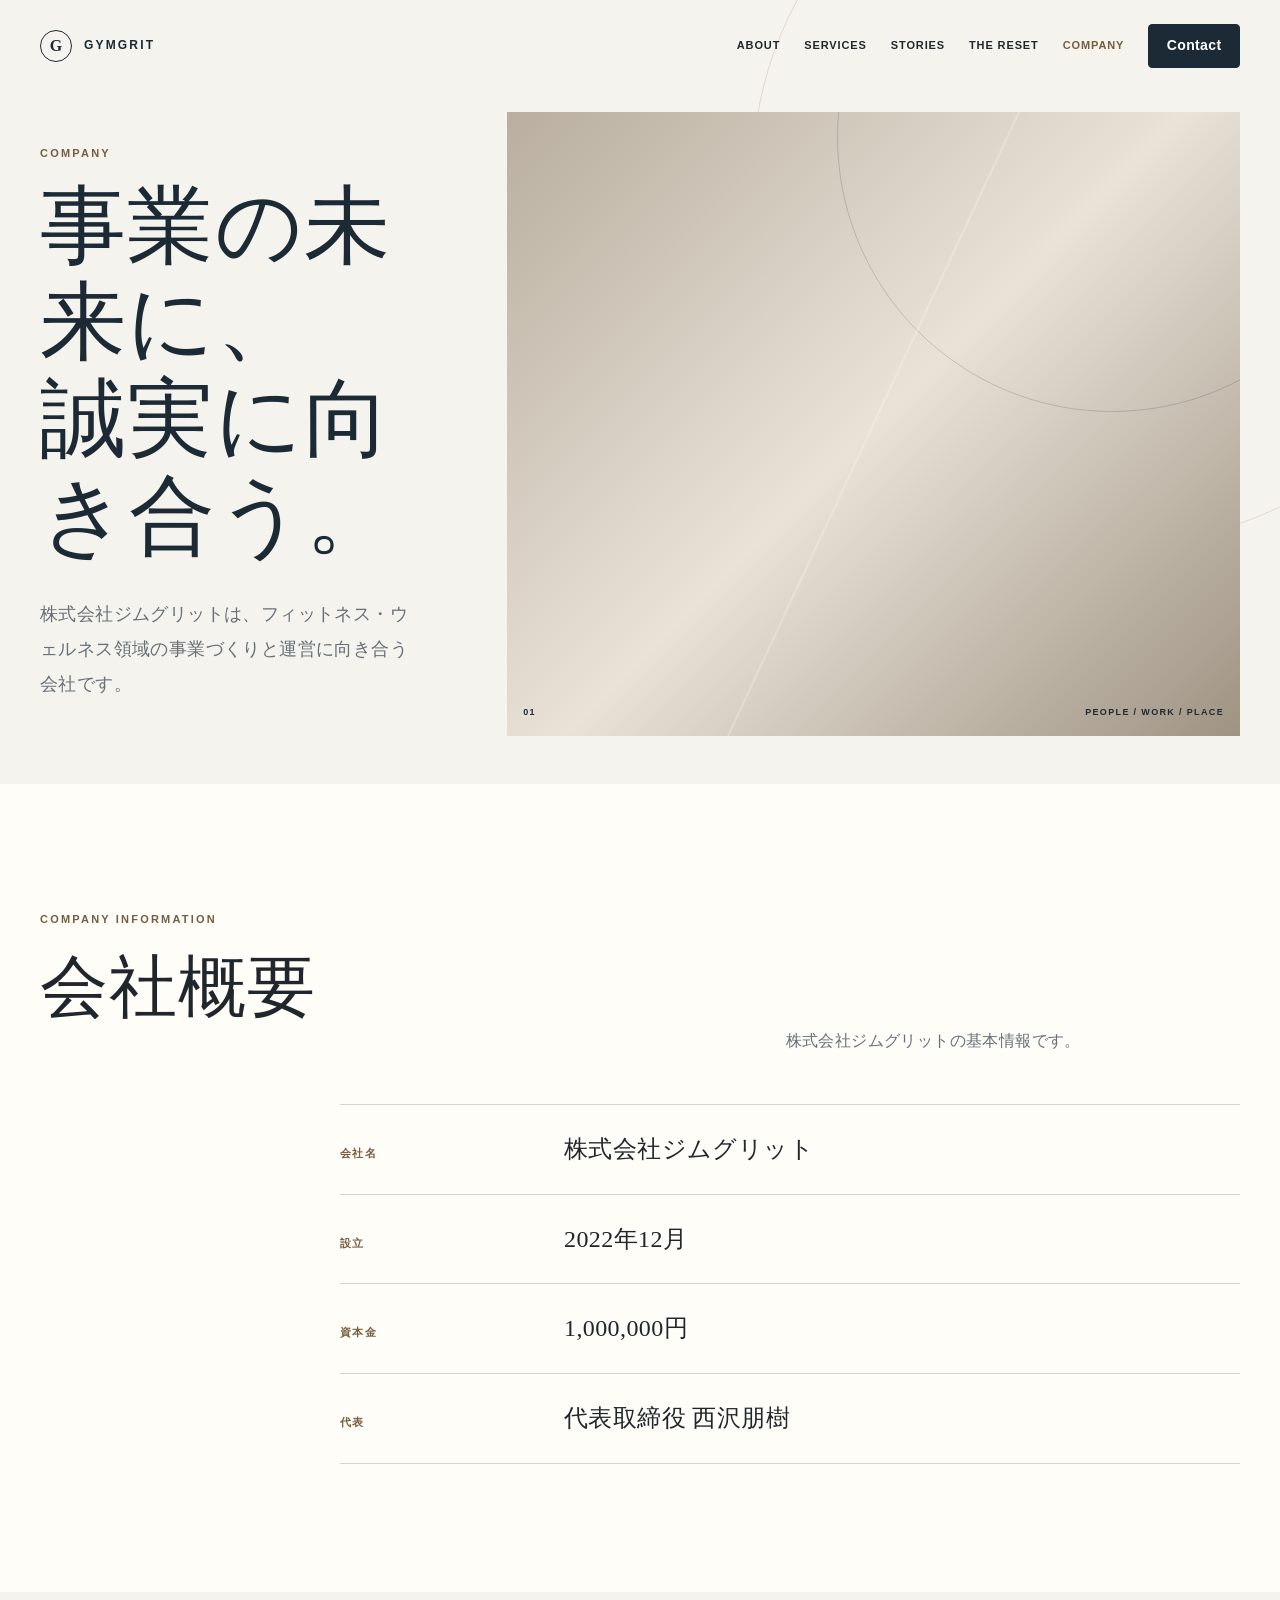
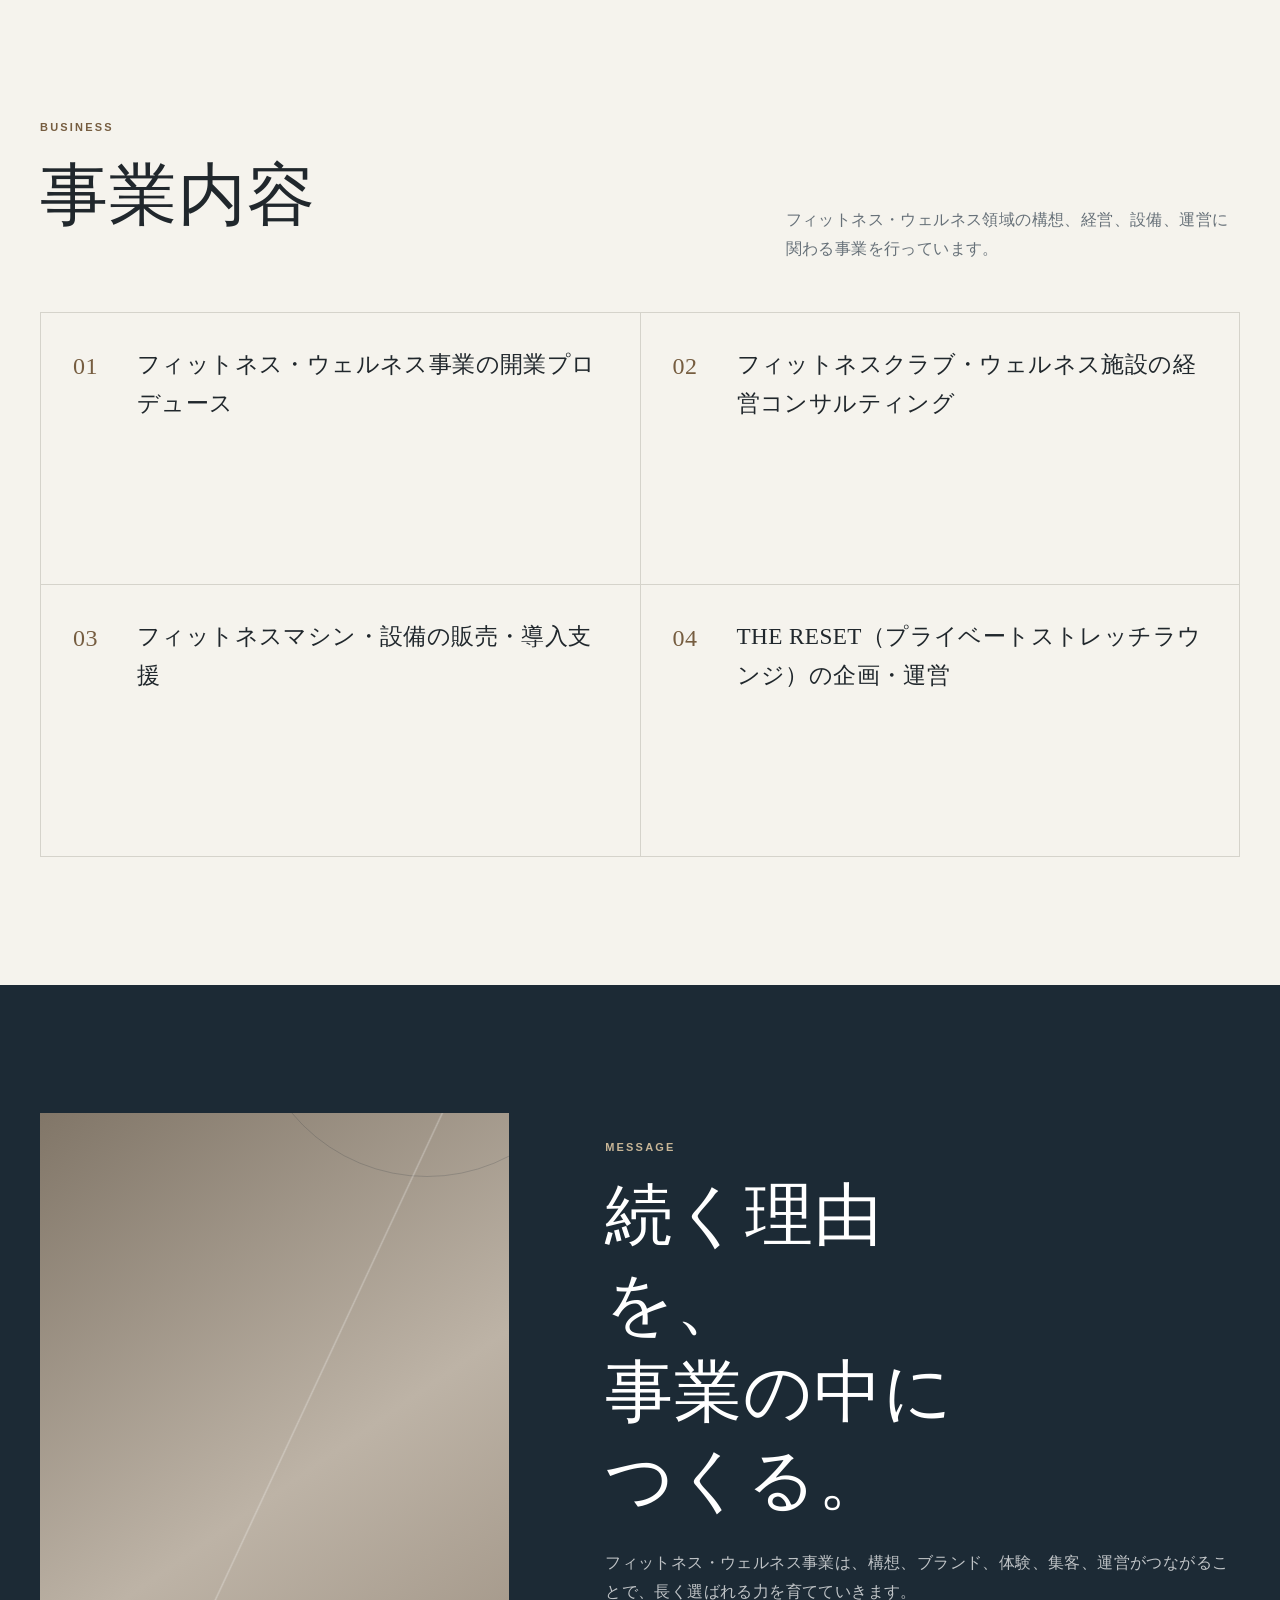
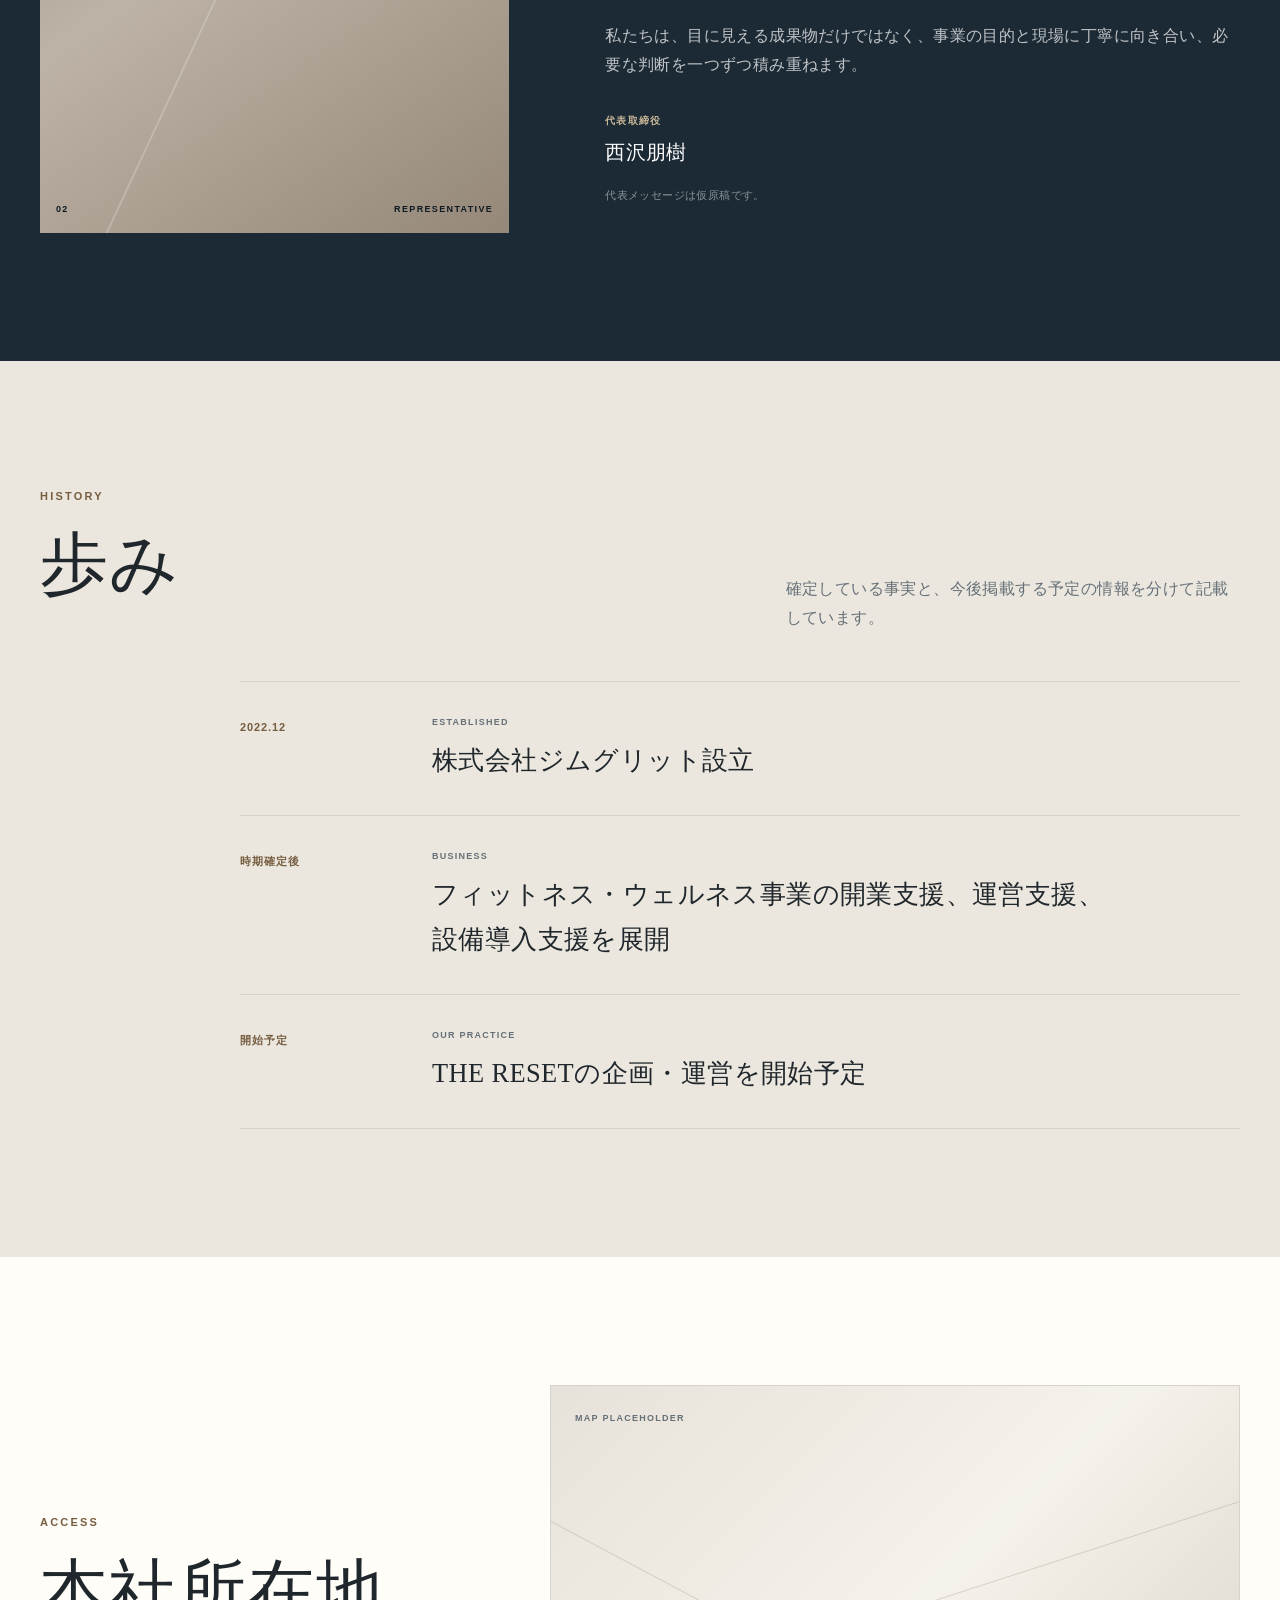
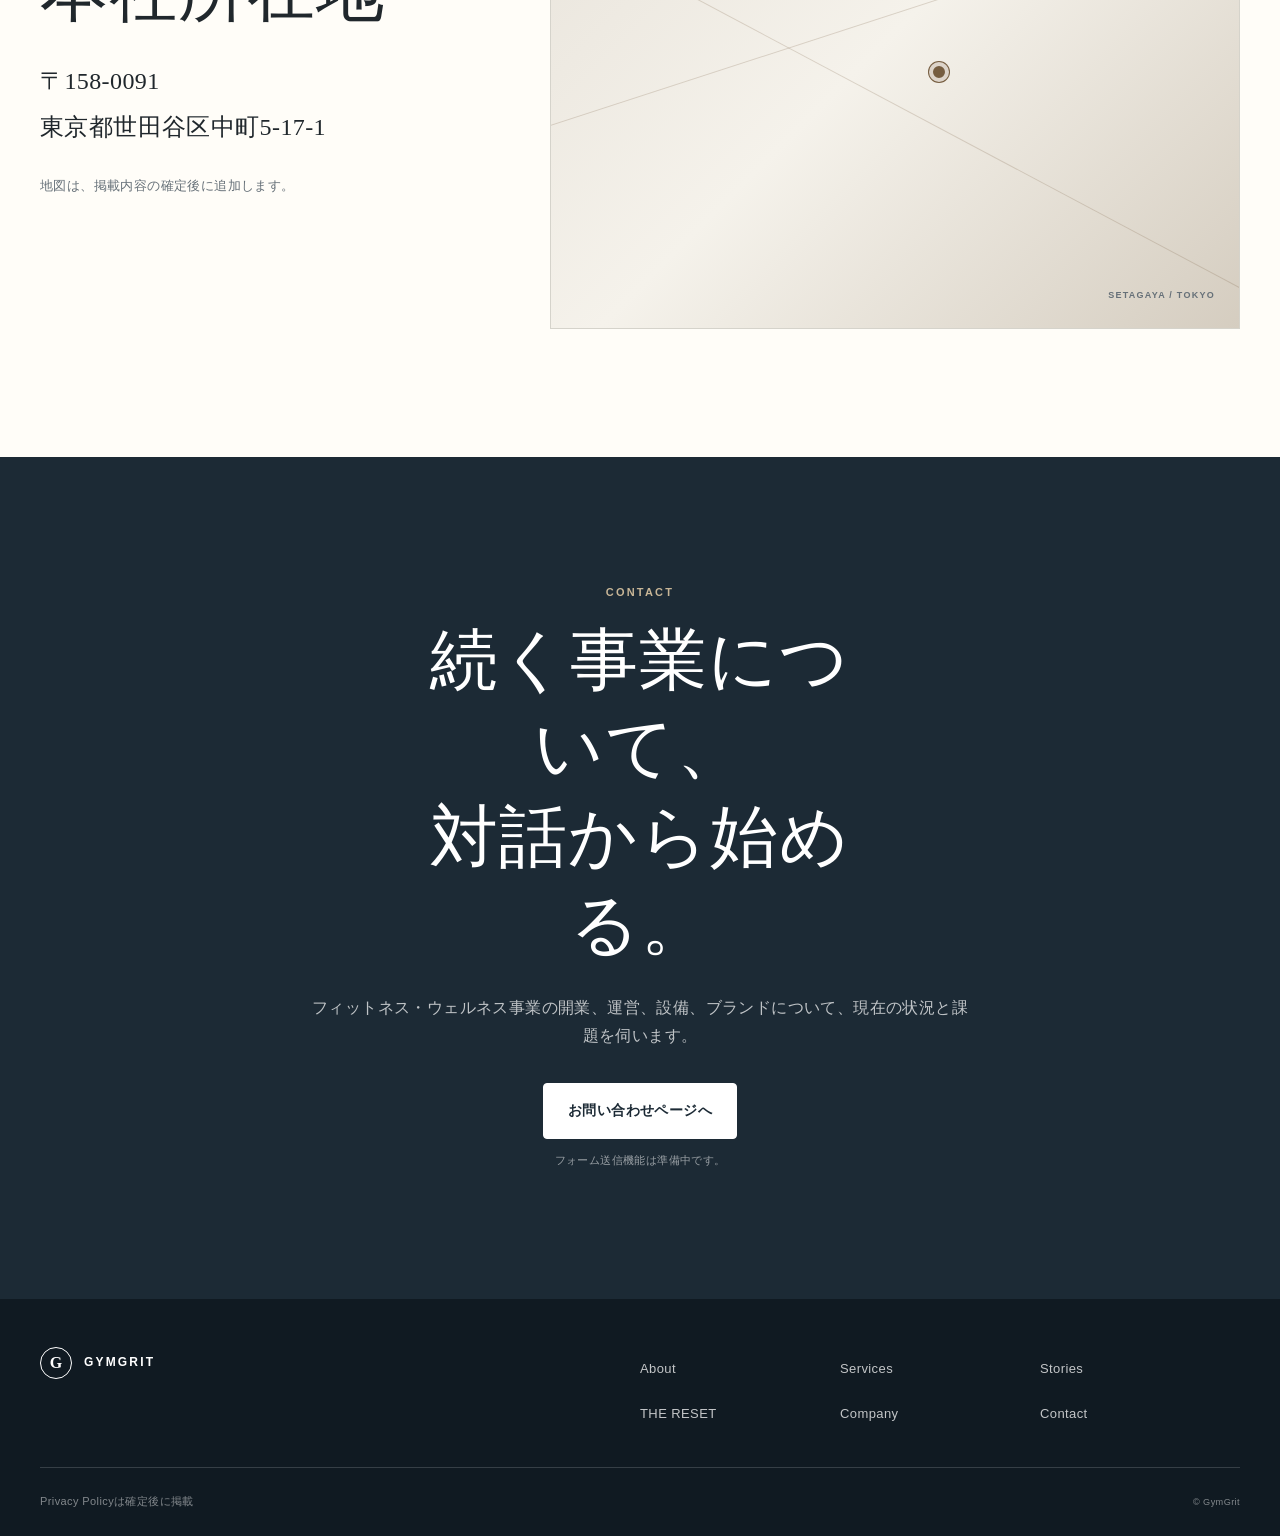
<file: company.html>
<!DOCTYPE html>
<html lang="ja">
<head>
  <meta charset="UTF-8">
  <meta name="viewport" content="width=device-width, initial-scale=1.0">
  <meta name="description" content="株式会社ジムグリットの会社概要、事業内容、代表メッセージ、本社所在地をご紹介します。">
  <meta name="theme-color" content="#f5f3ed">
  <meta property="og:type" content="website">
  <meta property="og:locale" content="ja_JP">
  <meta property="og:title" content="Company | GymGrit">
  <meta property="og:description" content="フィットネス・ウェルネス領域の事業づくりに向き合う、株式会社ジムグリットの会社情報をご紹介します。">
  <title>Company | GymGrit</title>
  <link rel="stylesheet" href="assets/css/site.css">
  <link rel="stylesheet" href="assets/css/company.css">
  <script src="assets/js/site.js" defer></script>
</head>
<body>
  <a class="skip-link" href="#main-content">本文へ移動する</a>

  <header class="site-header" data-site-header>
    <div class="site-header__inner container">
      <a class="site-logo" href="index.html" aria-label="GymGrit トップページへ">
        <span class="site-logo__mark" aria-hidden="true">G</span>
        <span class="site-logo__text">GYMGRIT</span>
      </a>

      <button class="nav-toggle" type="button" aria-expanded="false" aria-controls="global-navigation" data-nav-toggle>
        <span class="nav-toggle__label">Menu</span>
        <span class="nav-toggle__icon" aria-hidden="true"><span></span><span></span></span>
      </button>

      <nav class="global-nav" id="global-navigation" aria-label="メインナビゲーション" data-global-nav>
        <ul class="global-nav__list">
          <li><a href="about.html">About</a></li>
          <li><a href="services.html">Services</a></li>
          <li><a href="stories.html">Stories</a></li>
          <li><a href="index.html#the-reset">THE RESET</a></li>
          <li><a href="#top" aria-current="page">Company</a></li>
        </ul>
        <a class="button button--small" href="contact.html">Contact</a>
      </nav>
    </div>
  </header>

  <main id="main-content">
    <section class="company-hero" id="top" aria-labelledby="company-hero-title">
      <div class="container company-hero__inner">
        <div class="company-hero__content">
          <p class="eyebrow">Company</p>
          <h1 id="company-hero-title">事業の未来に、<br>誠実に向き合う。</h1>
          <p>株式会社ジムグリットは、フィットネス・ウェルネス領域の事業づくりと運営に向き合う会社です。</p>
        </div>
        <div class="photo-slot photo-slot--company-hero" data-photo-slot="company-hero">
          <div class="photo-slot__surface" role="img" aria-label="GymGritの人物、仕事、空間を伝える写真の掲載予定領域">
            <span class="photo-slot__index">01</span>
            <span class="photo-slot__label">People / Work / Place</span>
          </div>
        </div>
      </div>
    </section>

    <section class="section company-profile" id="information" aria-labelledby="information-title">
      <div class="container">
        <div class="section-heading section-heading--split">
          <div>
            <p class="eyebrow">Company information</p>
            <h2 id="information-title">会社概要</h2>
          </div>
          <p class="section-lead">株式会社ジムグリットの基本情報です。</p>
        </div>
        <dl class="profile-list">
          <div><dt>会社名</dt><dd>株式会社ジムグリット</dd></div>
          <div><dt>設立</dt><dd>2022年12月</dd></div>
          <div><dt>資本金</dt><dd>1,000,000円</dd></div>
          <div><dt>代表</dt><dd>代表取締役 西沢朋樹</dd></div>
        </dl>
      </div>
    </section>

    <section class="section company-business" id="business" aria-labelledby="business-title">
      <div class="container">
        <div class="section-heading section-heading--split">
          <div>
            <p class="eyebrow">Business</p>
            <h2 id="business-title">事業内容</h2>
          </div>
          <p class="section-lead">フィットネス・ウェルネス領域の構想、経営、設備、運営に関わる事業を行っています。</p>
        </div>
        <ol class="business-list">
          <li><span>01</span><p>フィットネス・ウェルネス事業の開業プロデュース</p></li>
          <li><span>02</span><p>フィットネスクラブ・ウェルネス施設の経営コンサルティング</p></li>
          <li><span>03</span><p>フィットネスマシン・設備の販売・導入支援</p></li>
          <li><span>04</span><p>THE RESET（プライベートストレッチラウンジ）の企画・運営</p></li>
        </ol>
      </div>
    </section>

    <section class="section representative-message" id="message" aria-labelledby="message-title">
      <div class="container representative-message__layout">
        <div class="photo-slot photo-slot--representative" data-photo-slot="company-representative">
          <div class="photo-slot__surface" role="img" aria-label="代表取締役の写真掲載予定領域"><span class="photo-slot__index">02</span><span class="photo-slot__label">Representative</span></div>
        </div>
        <div class="representative-message__content">
          <p class="eyebrow eyebrow--light">Message</p>
          <h2 id="message-title">続く理由を、<br>事業の中につくる。</h2>
          <p>フィットネス・ウェルネス事業は、構想、ブランド、体験、集客、運営がつながることで、長く選ばれる力を育てていきます。</p>
          <p>私たちは、目に見える成果物だけではなく、事業の目的と現場に丁寧に向き合い、必要な判断を一つずつ積み重ねます。</p>
          <p class="representative-message__signature"><span>代表取締役</span>西沢朋樹</p>
          <p class="representative-message__note">代表メッセージは仮原稿です。</p>
        </div>
      </div>
    </section>

    <section class="section company-history" id="history" aria-labelledby="history-title">
      <div class="container">
        <div class="section-heading section-heading--split">
          <div>
            <p class="eyebrow">History</p>
            <h2 id="history-title">歩み</h2>
          </div>
          <p class="section-lead">確定している事実と、今後掲載する予定の情報を分けて記載しています。</p>
        </div>
        <ol class="history-list">
          <li>
            <time datetime="2022-12">2022.12</time>
            <div><span>Established</span><h3>株式会社ジムグリット設立</h3></div>
          </li>
          <li>
            <span class="history-list__date">時期確定後</span>
            <div><span>Business</span><h3>フィットネス・ウェルネス事業の開業支援、運営支援、設備導入支援を展開</h3></div>
          </li>
          <li>
            <span class="history-list__date">開始予定</span>
            <div><span>Our practice</span><h3>THE RESETの企画・運営を開始予定</h3></div>
          </li>
        </ol>
      </div>
    </section>

    <section class="section company-access" id="access" aria-labelledby="access-title">
      <div class="container company-access__layout">
        <div class="company-access__content">
          <p class="eyebrow">Access</p>
          <h2 id="access-title">本社所在地</h2>
          <address>〒158-0091<br>東京都世田谷区中町5-17-1</address>
          <p>地図は、掲載内容の確定後に追加します。</p>
        </div>
        <div class="map-placeholder" role="img" aria-label="本社所在地の地図掲載予定領域">
          <span class="map-placeholder__label">Map placeholder</span>
          <span class="map-placeholder__point" aria-hidden="true"></span>
          <span class="map-placeholder__address">Setagaya / Tokyo</span>
        </div>
      </div>
    </section>

    <section class="section contact" id="contact" aria-labelledby="contact-title">
      <div class="container contact__inner">
        <p class="eyebrow eyebrow--light">Contact</p>
        <h2 id="contact-title">続く事業について、<br>対話から始める。</h2>
        <p>フィットネス・ウェルネス事業の開業、運営、設備、ブランドについて、現在の状況と課題を伺います。</p>
        <a class="button button--light" href="contact.html">お問い合わせページへ</a>
        <p class="contact__note">フォーム送信機能は準備中です。</p>
      </div>
    </section>
  </main>

  <footer class="site-footer">
    <div class="container site-footer__top">
      <a class="site-logo site-logo--footer" href="index.html" aria-label="GymGrit トップページへ"><span class="site-logo__mark" aria-hidden="true">G</span><span class="site-logo__text">GYMGRIT</span></a>
      <nav aria-label="フッターナビゲーション">
        <ul class="footer-nav">
          <li><a href="about.html">About</a></li><li><a href="services.html">Services</a></li><li><a href="stories.html">Stories</a></li><li><a href="index.html#the-reset">THE RESET</a></li><li><a href="#top">Company</a></li><li><a href="contact.html">Contact</a></li>
        </ul>
      </nav>
    </div>
    <div class="container site-footer__bottom"><p>Privacy Policyは確定後に掲載</p><p><small>&copy; GymGrit</small></p></div>
  </footer>
</body>
</html>
</file>
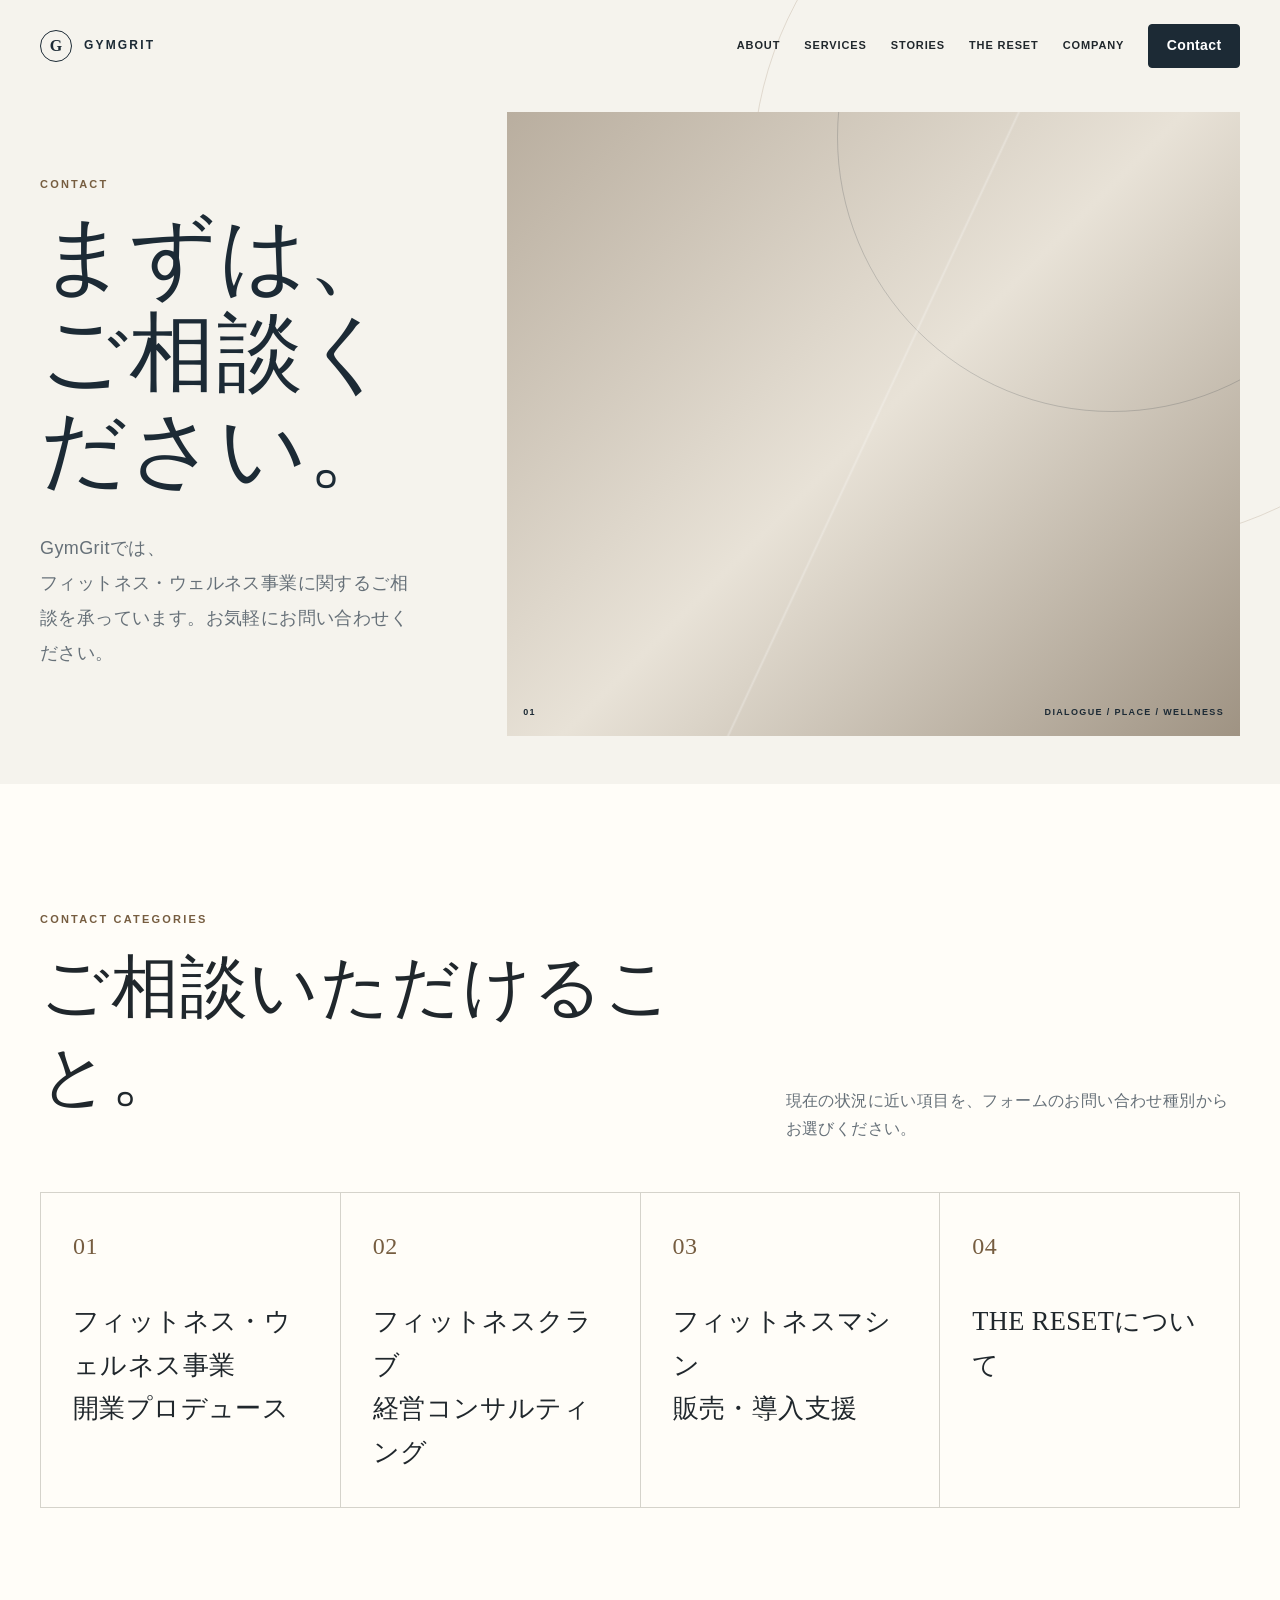
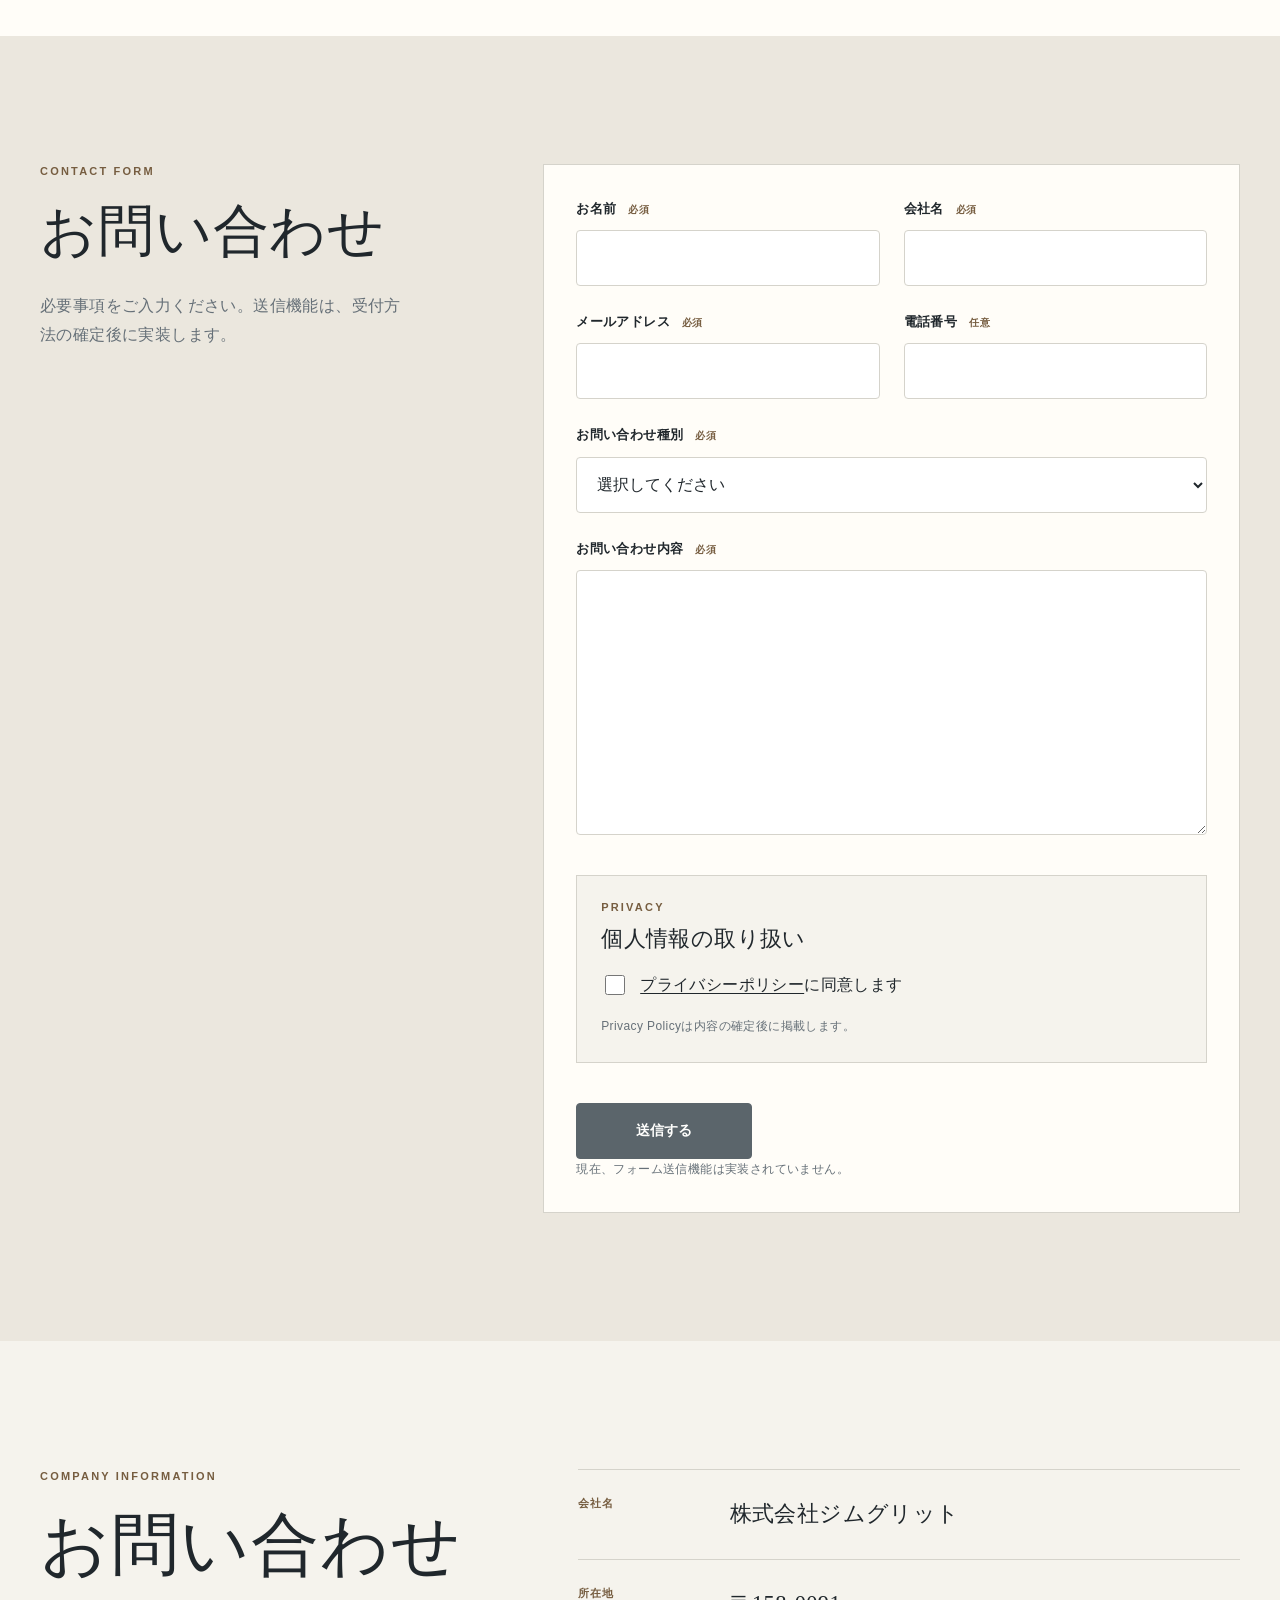
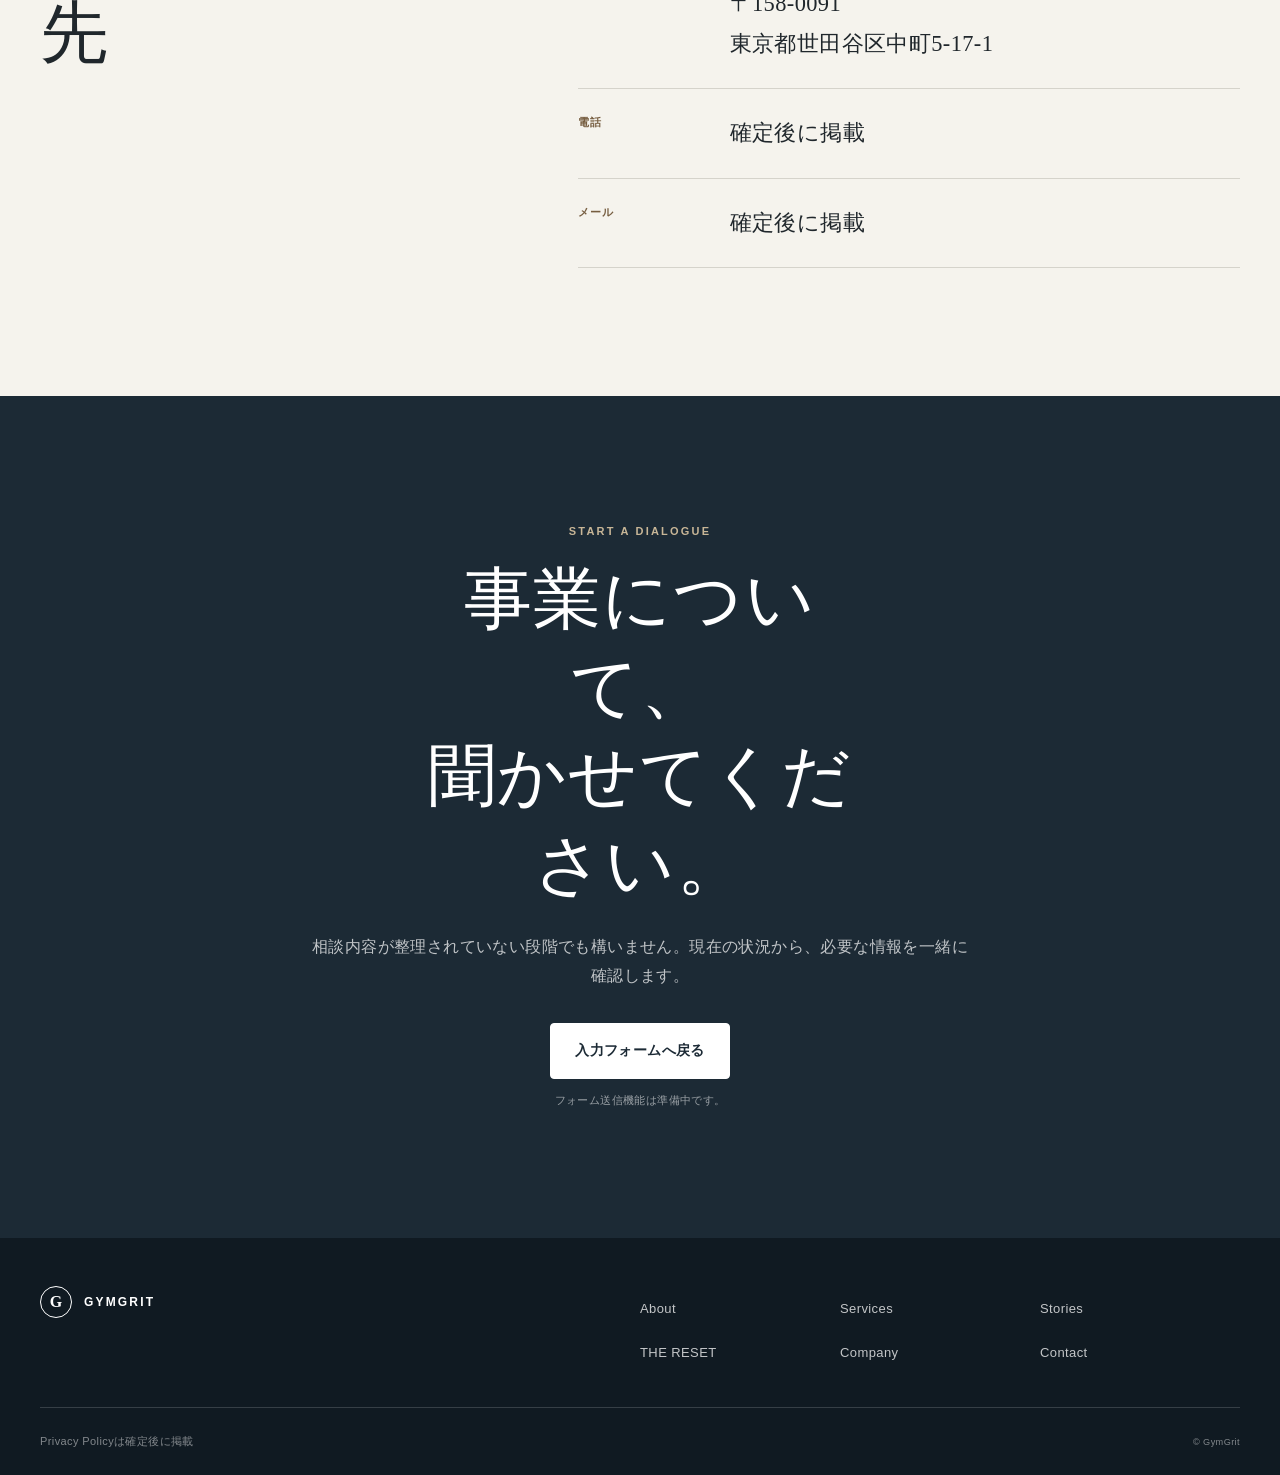
<file: contact.html>
<!DOCTYPE html>
<html lang="ja">
<head>
  <meta charset="UTF-8">
  <meta name="viewport" content="width=device-width, initial-scale=1.0">
  <meta name="description" content="フィットネス・ウェルネス事業の開業、経営、マシン導入、THE RESETに関するGymGritへのお問い合わせページです。">
  <meta name="theme-color" content="#f5f3ed">
  <meta property="og:type" content="website">
  <meta property="og:locale" content="ja_JP">
  <meta property="og:title" content="Contact | GymGrit">
  <meta property="og:description" content="フィットネス・ウェルネス事業に関するご相談を承っています。">
  <title>Contact | GymGrit</title>
  <link rel="stylesheet" href="assets/css/site.css">
  <link rel="stylesheet" href="assets/css/contact.css">
  <script src="assets/js/site.js" defer></script>
</head>
<body>
  <a class="skip-link" href="#main-content">本文へ移動する</a>

  <header class="site-header" data-site-header>
    <div class="site-header__inner container">
      <a class="site-logo" href="index.html" aria-label="GymGrit トップページへ">
        <span class="site-logo__mark" aria-hidden="true">G</span>
        <span class="site-logo__text">GYMGRIT</span>
      </a>

      <button class="nav-toggle" type="button" aria-expanded="false" aria-controls="global-navigation" data-nav-toggle>
        <span class="nav-toggle__label">Menu</span>
        <span class="nav-toggle__icon" aria-hidden="true"><span></span><span></span></span>
      </button>

      <nav class="global-nav" id="global-navigation" aria-label="メインナビゲーション" data-global-nav>
        <ul class="global-nav__list">
          <li><a href="about.html">About</a></li>
          <li><a href="services.html">Services</a></li>
          <li><a href="stories.html">Stories</a></li>
          <li><a href="index.html#the-reset">THE RESET</a></li>
          <li><a href="company.html">Company</a></li>
        </ul>
        <a class="button button--small" href="#top" aria-current="page">Contact</a>
      </nav>
    </div>
  </header>

  <main id="main-content">
    <section class="contact-hero" id="top" aria-labelledby="contact-hero-title">
      <div class="container contact-hero__inner">
        <div class="contact-hero__content">
          <p class="eyebrow">Contact</p>
          <h1 id="contact-hero-title">まずは、<br>ご相談ください。</h1>
          <p>GymGritでは、<br>フィットネス・ウェルネス事業に関するご相談を承っています。お気軽にお問い合わせください。</p>
        </div>
        <div class="photo-slot photo-slot--contact-hero" data-photo-slot="contact-hero">
          <div class="photo-slot__surface" role="img" aria-label="GymGritとの対話や相談を表す人物または空間写真の掲載予定領域">
            <span class="photo-slot__index">01</span>
            <span class="photo-slot__label">Dialogue / Place / Wellness</span>
          </div>
        </div>
      </div>
    </section>

    <section class="section contact-categories" id="categories" aria-labelledby="categories-title">
      <div class="container">
        <div class="section-heading section-heading--split">
          <div>
            <p class="eyebrow">Contact categories</p>
            <h2 id="categories-title">ご相談いただけること。</h2>
          </div>
          <p class="section-lead">現在の状況に近い項目を、フォームのお問い合わせ種別からお選びください。</p>
        </div>
        <ol class="category-grid">
          <li><span>01</span><h3>フィットネス・ウェルネス事業<br>開業プロデュース</h3></li>
          <li><span>02</span><h3>フィットネスクラブ<br>経営コンサルティング</h3></li>
          <li><span>03</span><h3>フィットネスマシン<br>販売・導入支援</h3></li>
          <li><span>04</span><h3>THE RESETについて</h3></li>
        </ol>
      </div>
    </section>

    <section class="section contact-form-section" id="contact-form" aria-labelledby="contact-form-title">
      <div class="container contact-form__layout">
        <div class="contact-form__intro">
          <p class="eyebrow">Contact form</p>
          <h2 id="contact-form-title">お問い合わせ</h2>
          <p>必要事項をご入力ください。送信機能は、受付方法の確定後に実装します。</p>
        </div>

        <form class="contact-form" action="#" method="post">
          <div class="form-field">
            <label for="contact-name">お名前 <span>必須</span></label>
            <input id="contact-name" name="name" type="text" autocomplete="name" required>
          </div>
          <div class="form-field">
            <label for="contact-company">会社名 <span>必須</span></label>
            <input id="contact-company" name="company" type="text" autocomplete="organization" required>
          </div>
          <div class="form-field">
            <label for="contact-email">メールアドレス <span>必須</span></label>
            <input id="contact-email" name="email" type="email" autocomplete="email" inputmode="email" required>
          </div>
          <div class="form-field">
            <label for="contact-phone">電話番号 <small>任意</small></label>
            <input id="contact-phone" name="phone" type="tel" autocomplete="tel" inputmode="tel">
          </div>
          <div class="form-field form-field--full">
            <label for="contact-category">お問い合わせ種別 <span>必須</span></label>
            <select id="contact-category" name="category" required>
              <option value="">選択してください</option>
              <option value="produce">開業プロデュース</option>
              <option value="consulting">経営コンサルティング</option>
              <option value="machine">マシン導入</option>
              <option value="the-reset">THE RESET</option>
              <option value="other">その他</option>
            </select>
          </div>
          <div class="form-field form-field--full">
            <label for="contact-message">お問い合わせ内容 <span>必須</span></label>
            <textarea id="contact-message" name="message" rows="8" required></textarea>
          </div>

          <section class="privacy-consent form-field--full" aria-labelledby="privacy-title">
            <p class="eyebrow">Privacy</p>
            <h3 id="privacy-title">個人情報の取り扱い</h3>
            <label class="checkbox-field" for="privacy-agreement">
              <input id="privacy-agreement" name="privacy_agreement" type="checkbox" required>
              <span><a href="#privacy-note">プライバシーポリシー</a>に同意します</span>
            </label>
            <p id="privacy-note">Privacy Policyは内容の確定後に掲載します。</p>
          </section>

          <div class="contact-form__actions form-field--full">
            <button class="button button--disabled" type="button" disabled>送信する</button>
            <p>現在、フォーム送信機能は実装されていません。</p>
          </div>
        </form>
      </div>
    </section>

    <section class="section contact-company" id="company-information" aria-labelledby="contact-company-title">
      <div class="container contact-company__layout">
        <div>
          <p class="eyebrow">Company information</p>
          <h2 id="contact-company-title">お問い合わせ先</h2>
        </div>
        <dl class="contact-company__details">
          <div><dt>会社名</dt><dd>株式会社ジムグリット</dd></div>
          <div><dt>所在地</dt><dd><address>〒158-0091<br>東京都世田谷区中町5-17-1</address></dd></div>
          <div><dt>電話</dt><dd>確定後に掲載</dd></div>
          <div><dt>メール</dt><dd>確定後に掲載</dd></div>
        </dl>
      </div>
    </section>

    <section class="section contact" id="contact-cta" aria-labelledby="contact-cta-title">
      <div class="container contact__inner">
        <p class="eyebrow eyebrow--light">Start a dialogue</p>
        <h2 id="contact-cta-title">事業について、<br>聞かせてください。</h2>
        <p>相談内容が整理されていない段階でも構いません。現在の状況から、必要な情報を一緒に確認します。</p>
        <a class="button button--light" href="#contact-form">入力フォームへ戻る</a>
        <p class="contact__note">フォーム送信機能は準備中です。</p>
      </div>
    </section>
  </main>

  <footer class="site-footer">
    <div class="container site-footer__top">
      <a class="site-logo site-logo--footer" href="index.html" aria-label="GymGrit トップページへ"><span class="site-logo__mark" aria-hidden="true">G</span><span class="site-logo__text">GYMGRIT</span></a>
      <nav aria-label="フッターナビゲーション">
        <ul class="footer-nav">
          <li><a href="about.html">About</a></li><li><a href="services.html">Services</a></li><li><a href="stories.html">Stories</a></li><li><a href="index.html#the-reset">THE RESET</a></li><li><a href="company.html">Company</a></li><li><a href="#top">Contact</a></li>
        </ul>
      </nav>
    </div>
    <div class="container site-footer__bottom"><p>Privacy Policyは確定後に掲載</p><p><small>&copy; GymGrit</small></p></div>
  </footer>
</body>
</html>
</file>
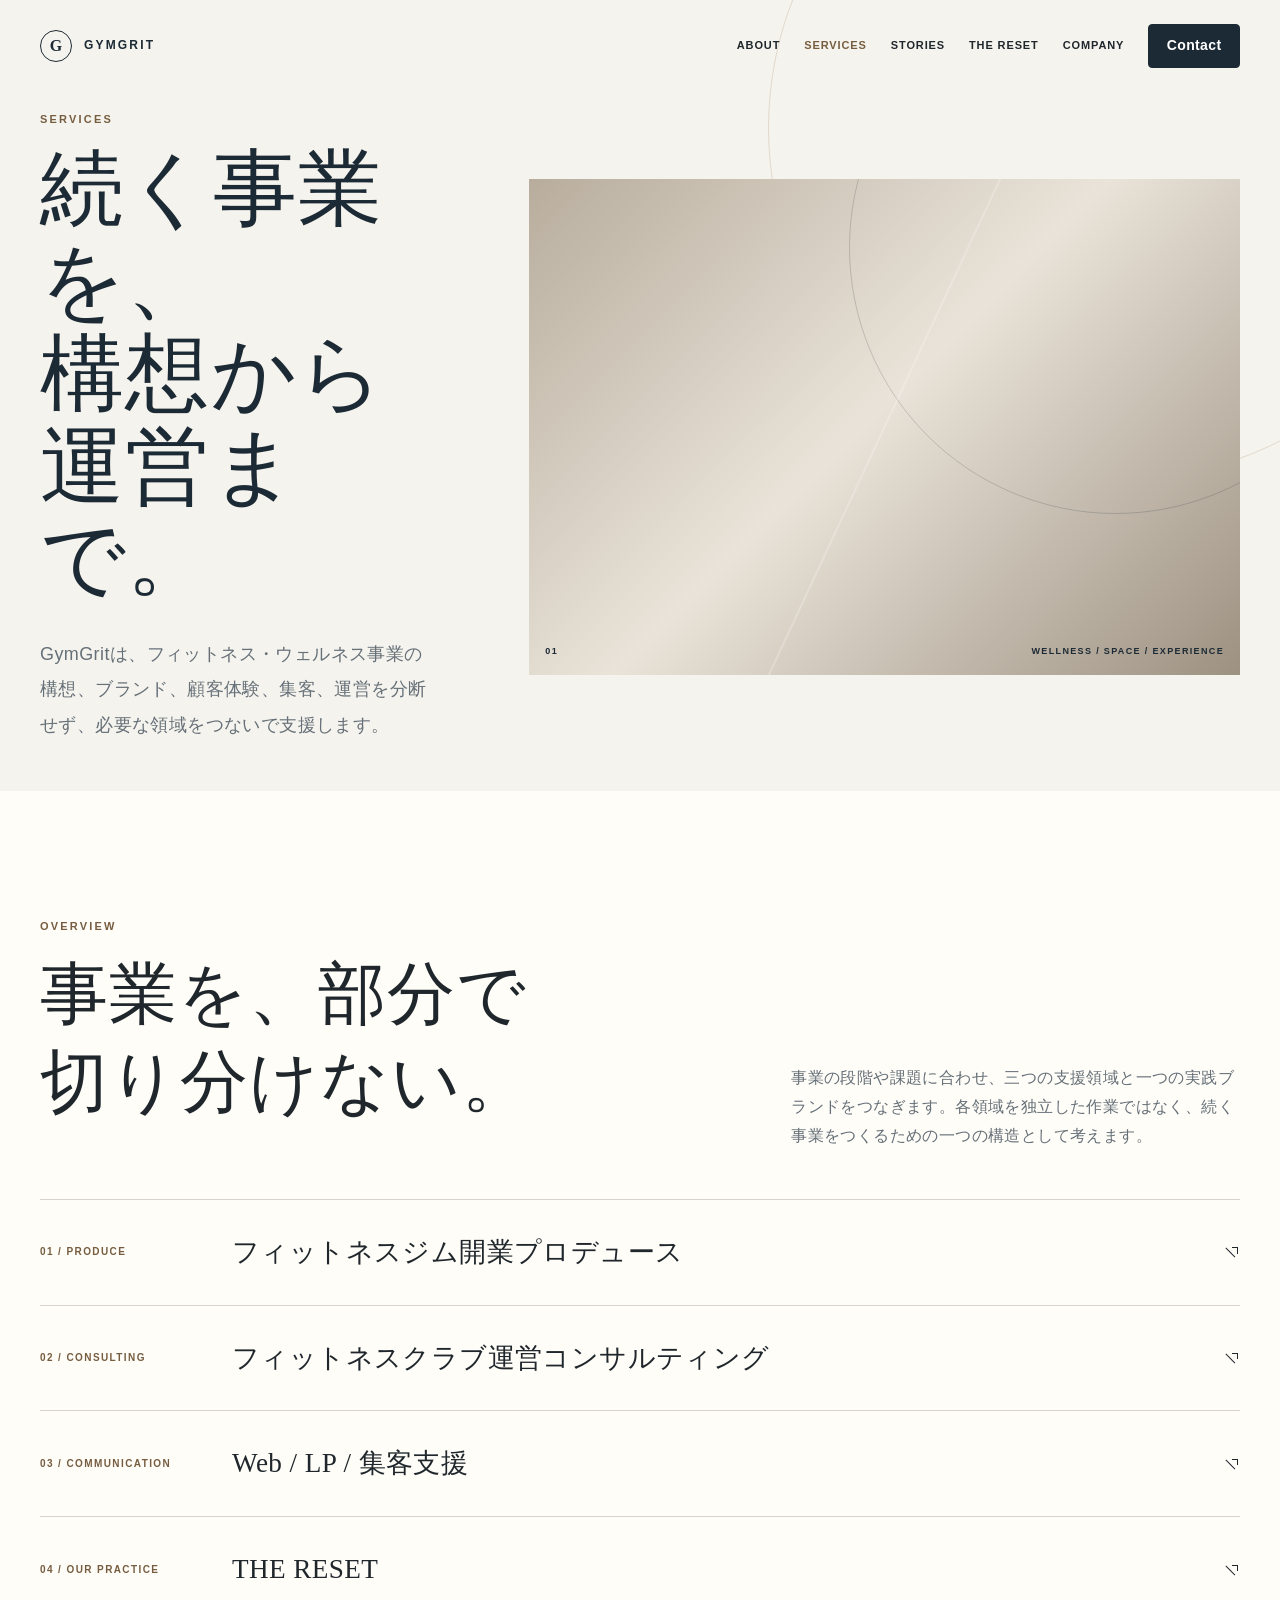
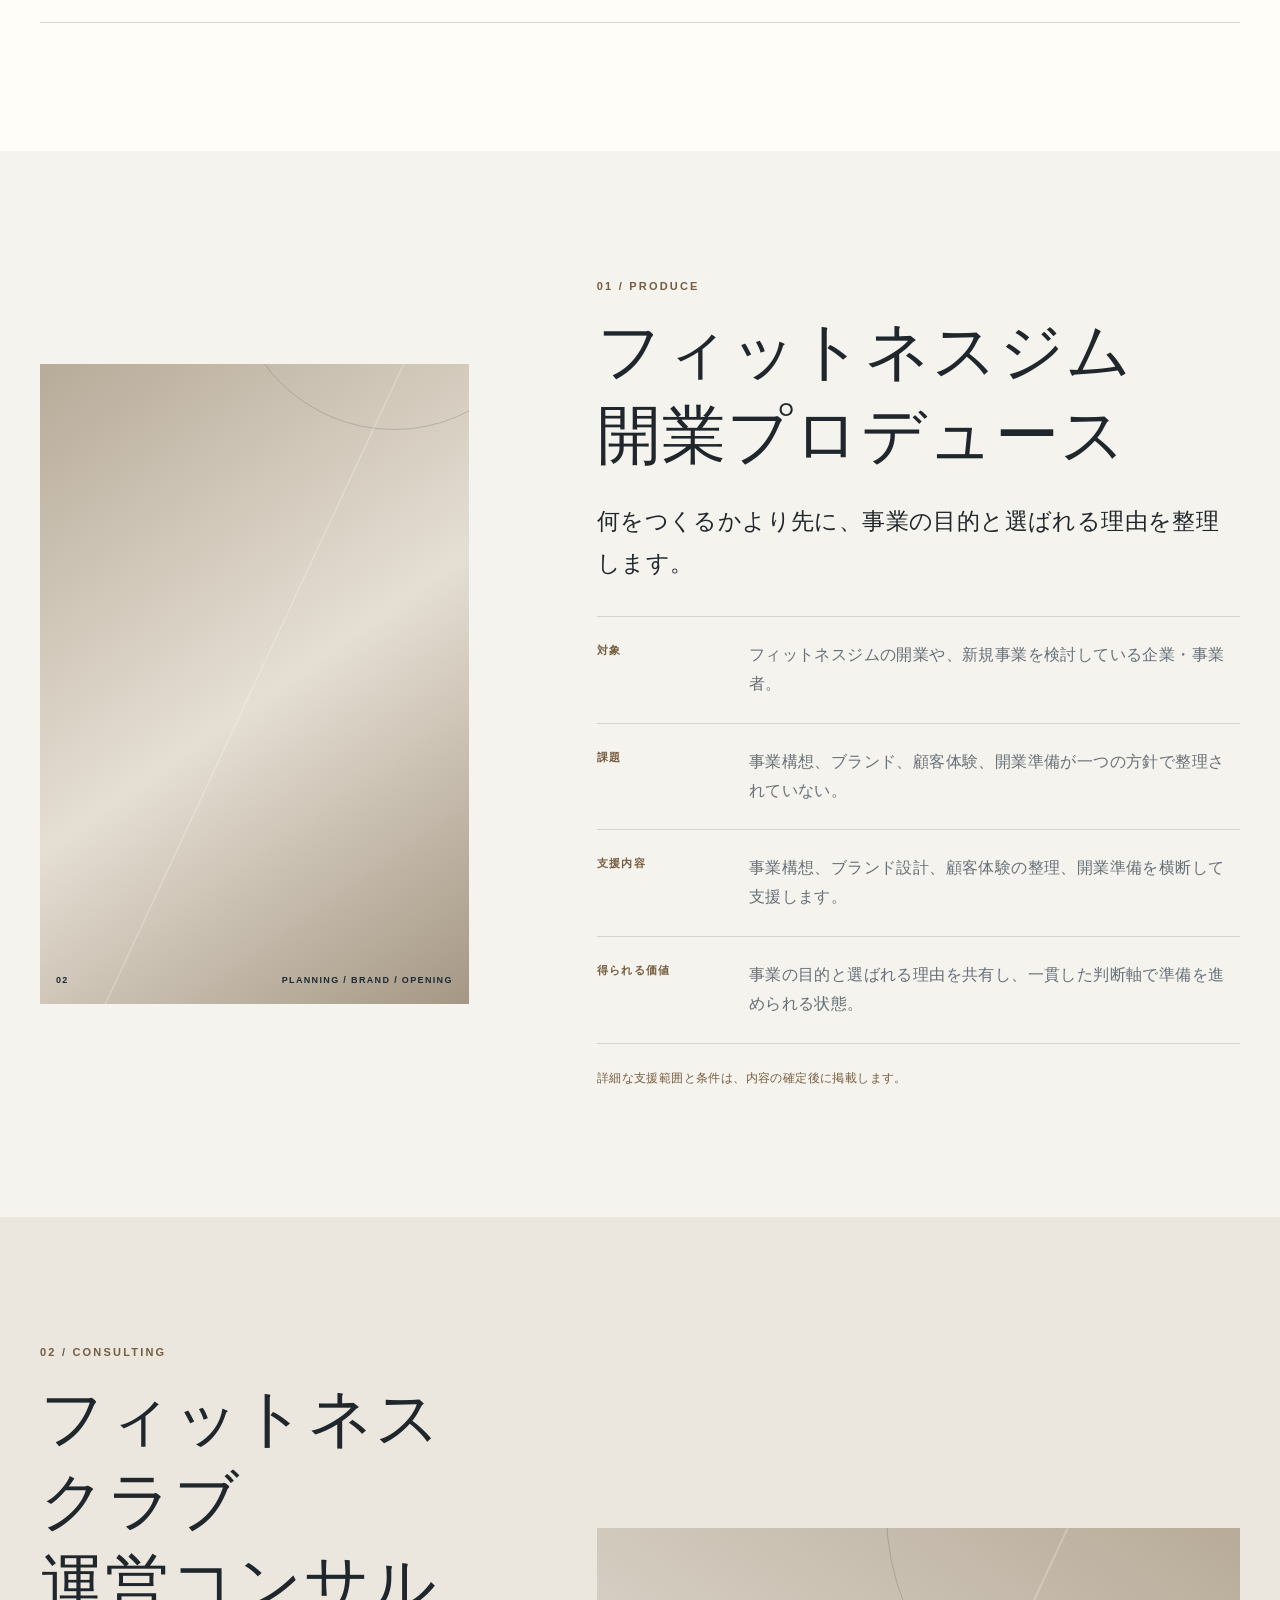
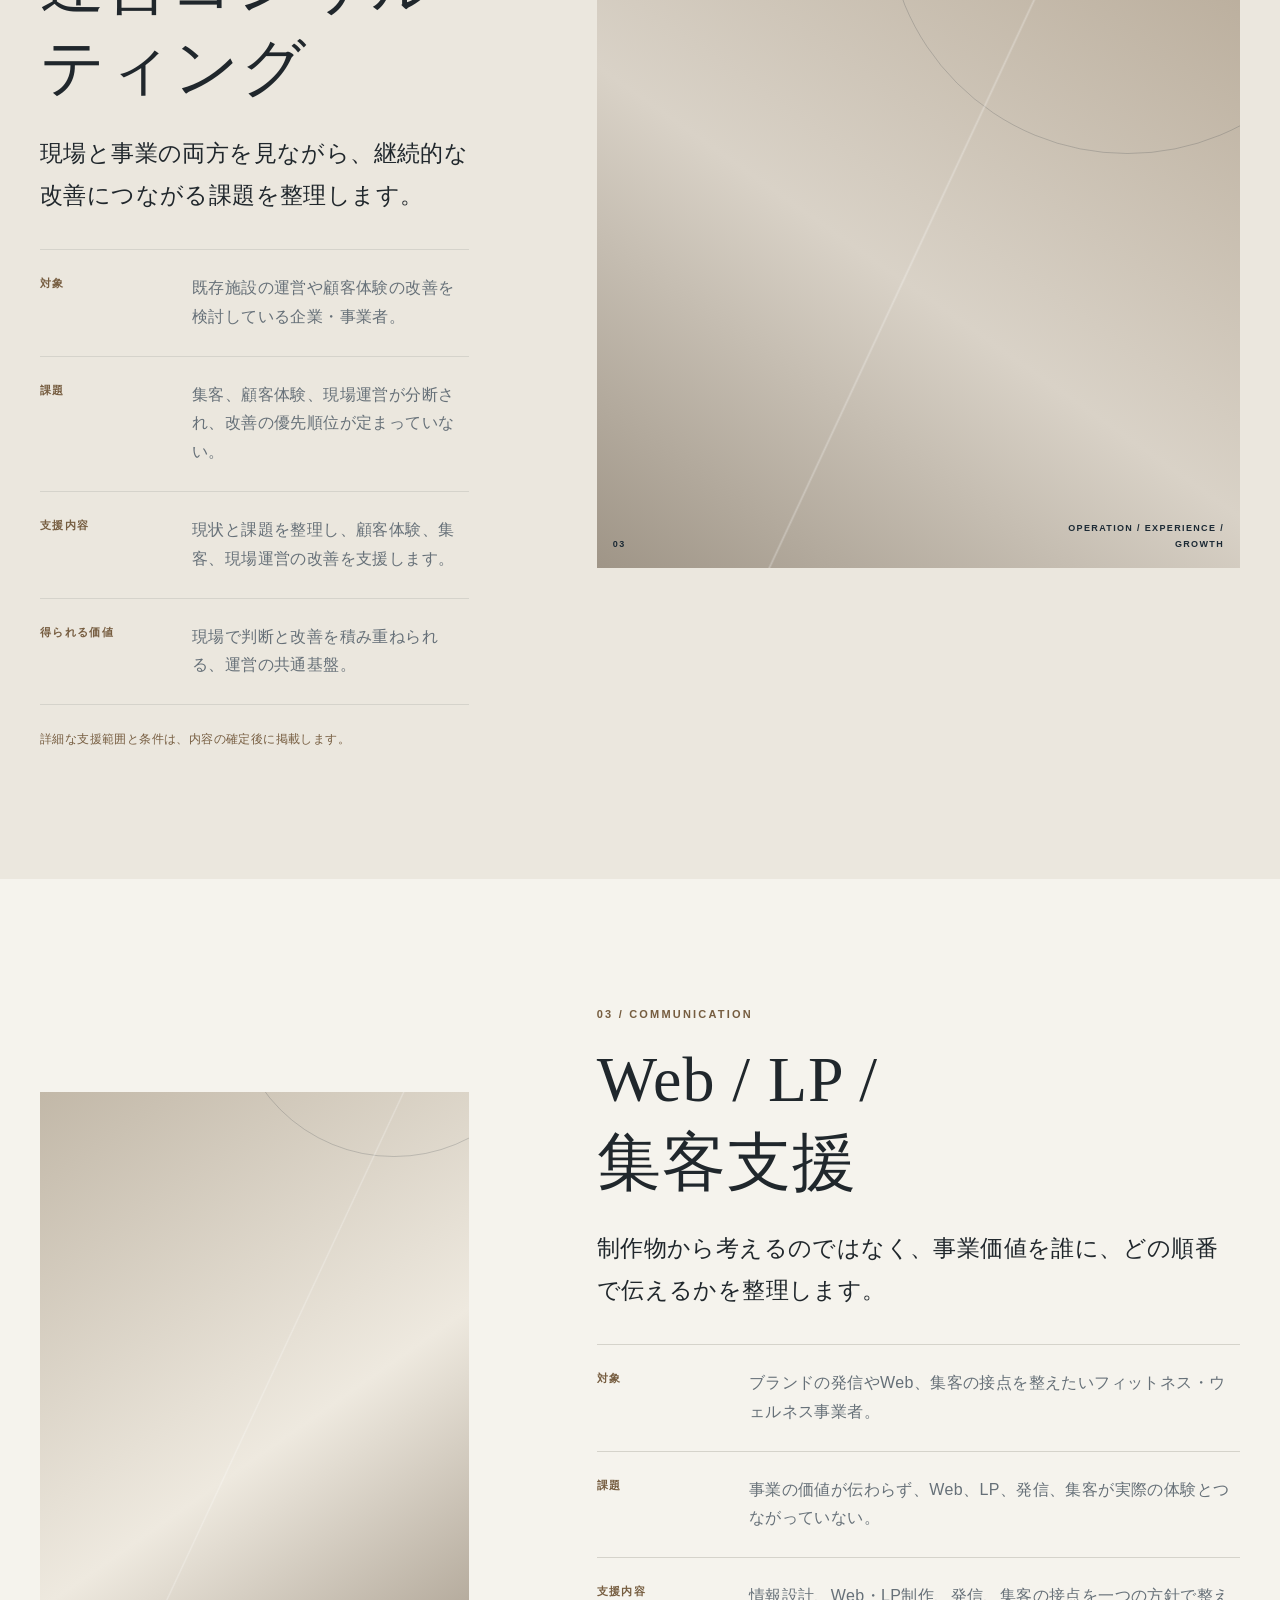
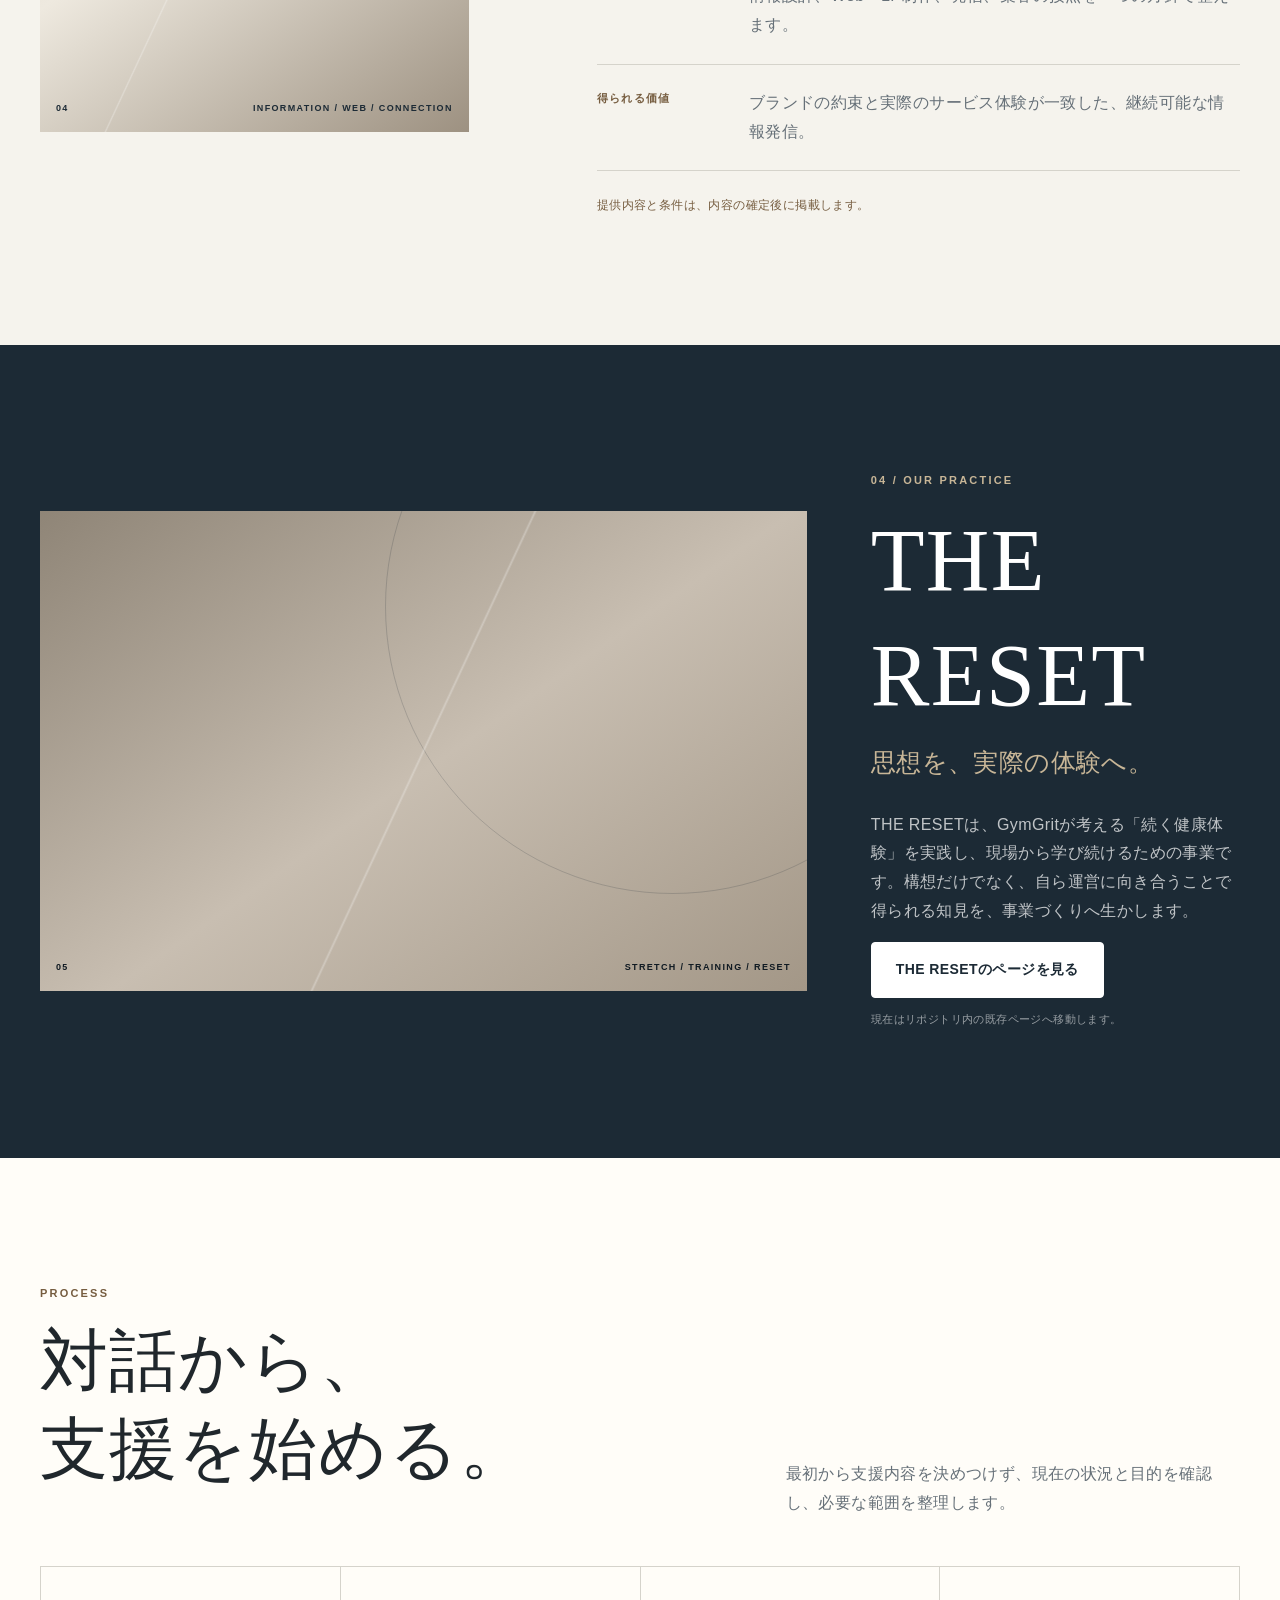
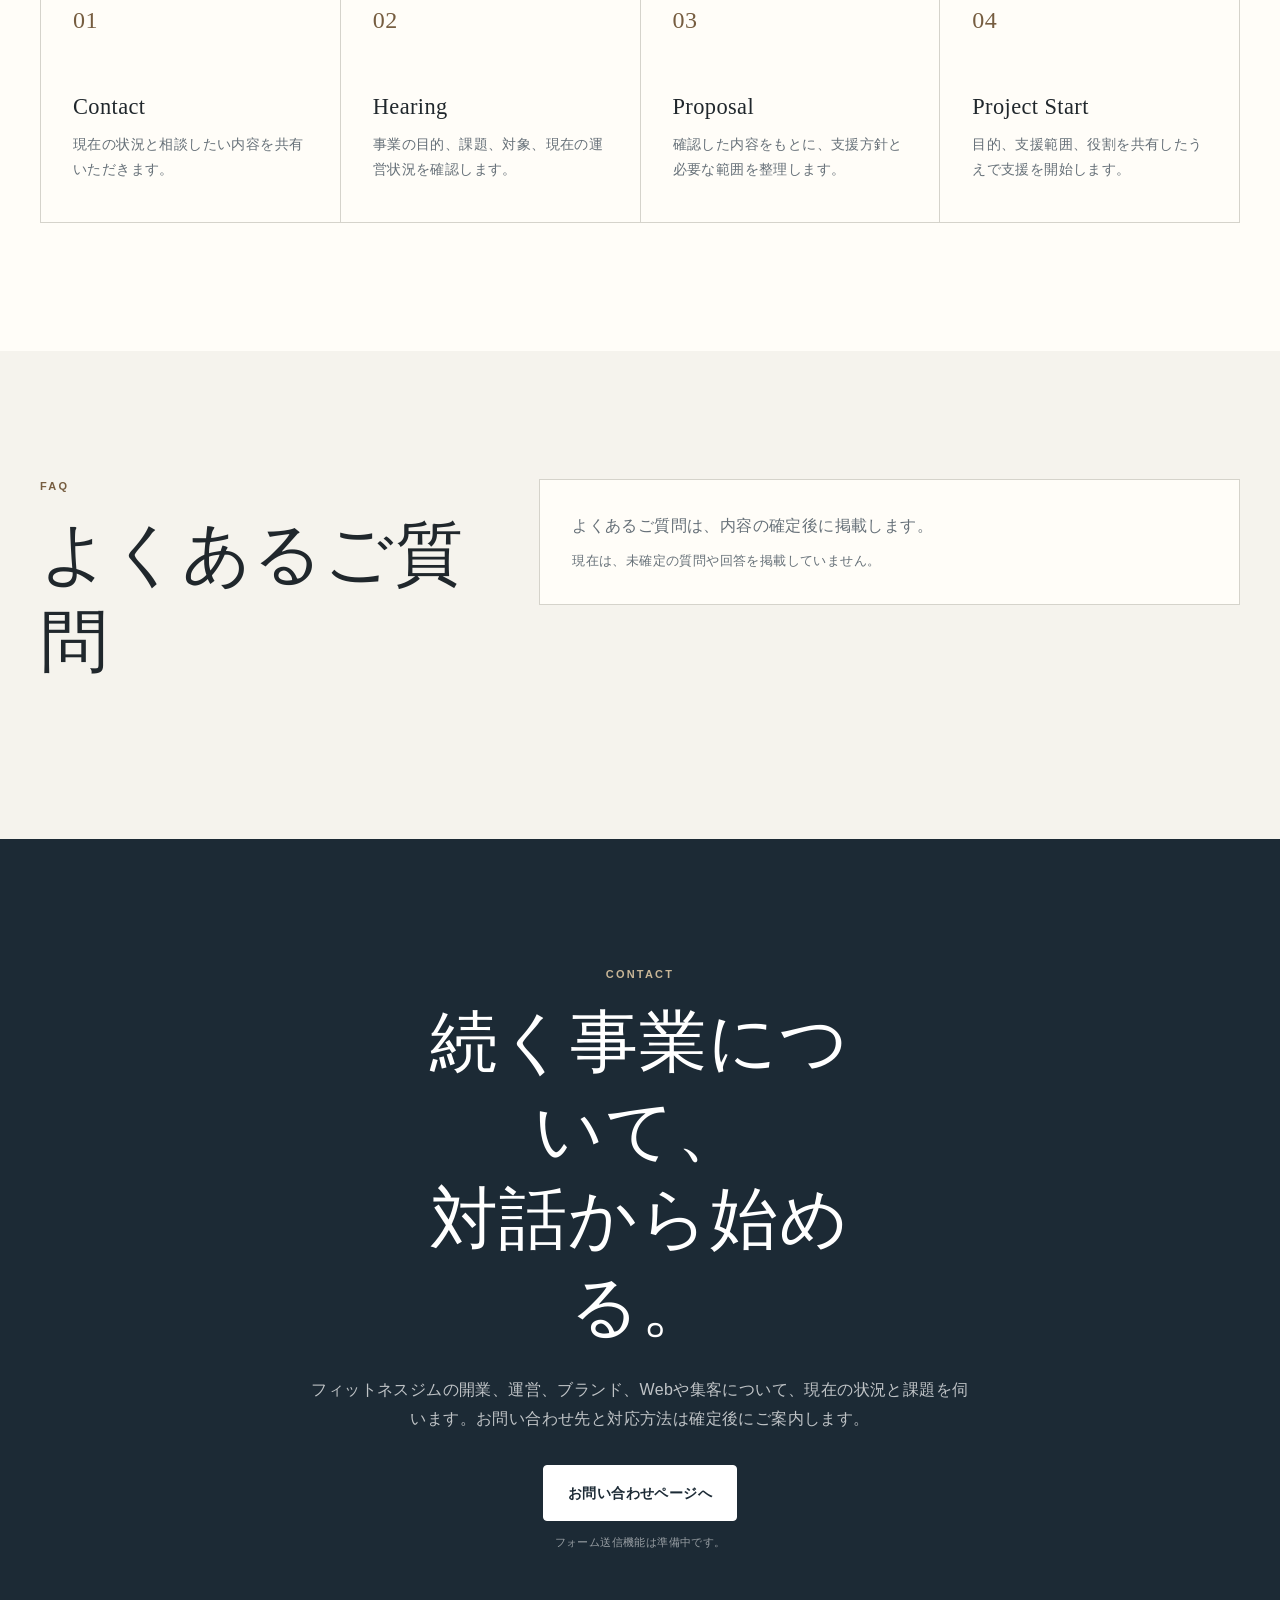
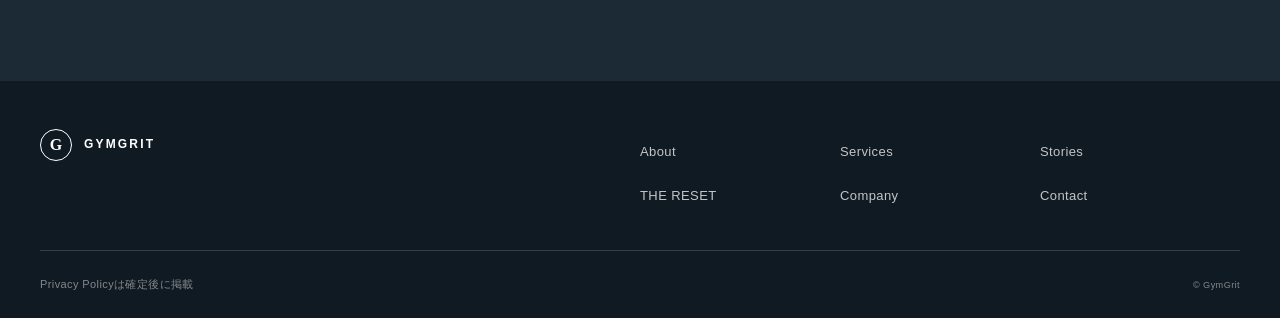
<file: services.html>
<!DOCTYPE html>
<html lang="ja">
<head>
  <meta charset="UTF-8">
  <meta name="viewport" content="width=device-width, initial-scale=1.0">
  <meta name="description" content="GymGritが提供するフィットネスジム開業プロデュース、運営コンサルティング、Web・LP・集客支援と、実践ブランドTHE RESETをご紹介します。">
  <meta name="theme-color" content="#f5f3ed">
  <meta property="og:type" content="website">
  <meta property="og:locale" content="ja_JP">
  <meta property="og:title" content="Services | GymGrit">
  <meta property="og:description" content="フィットネス・ウェルネス事業の構想から運営まで、GymGritが支援する領域をご紹介します。">
  <title>Services | GymGrit</title>
  <link rel="stylesheet" href="assets/css/site.css">
  <link rel="stylesheet" href="assets/css/services.css">
  <script src="assets/js/site.js" defer></script>
</head>
<body>
  <a class="skip-link" href="#main-content">本文へ移動する</a>

  <header class="site-header" data-site-header>
    <div class="site-header__inner container">
      <a class="site-logo" href="index.html" aria-label="GymGrit トップページへ">
        <span class="site-logo__mark" aria-hidden="true">G</span>
        <span class="site-logo__text">GYMGRIT</span>
      </a>

      <button class="nav-toggle" type="button" aria-expanded="false" aria-controls="global-navigation" data-nav-toggle>
        <span class="nav-toggle__label">Menu</span>
        <span class="nav-toggle__icon" aria-hidden="true"><span></span><span></span></span>
      </button>

      <nav class="global-nav" id="global-navigation" aria-label="メインナビゲーション" data-global-nav>
        <ul class="global-nav__list">
          <li><a href="about.html">About</a></li>
          <li><a href="#top" aria-current="page">Services</a></li>
          <li><a href="stories.html">Stories</a></li>
          <li><a href="#the-reset">THE RESET</a></li>
          <li><a href="company.html">Company</a></li>
        </ul>
        <a class="button button--small" href="contact.html">Contact</a>
      </nav>
    </div>
  </header>

  <main id="main-content">
    <section class="services-hero" id="top" aria-labelledby="services-hero-title">
      <div class="services-hero__inner container">
        <div class="services-hero__content">
          <p class="eyebrow">Services</p>
          <h1 id="services-hero-title">続く事業を、<br>構想から運営まで。</h1>
          <p>GymGritは、フィットネス・ウェルネス事業の構想、ブランド、顧客体験、集客、運営を分断せず、必要な領域をつないで支援します。</p>
        </div>
        <div class="photo-slot photo-slot--services-hero" data-photo-slot="services-hero">
          <div class="photo-slot__surface" role="img" aria-label="フィットネス・ウェルネス空間写真の掲載予定領域">
            <span class="photo-slot__index">01</span>
            <span class="photo-slot__label">Wellness / Space / Experience</span>
          </div>
        </div>
      </div>
    </section>

    <section class="section services-overview" id="overview" aria-labelledby="overview-title">
      <div class="container">
        <div class="section-heading section-heading--split">
          <div>
            <p class="eyebrow">Overview</p>
            <h2 id="overview-title">事業を、部分で<br>切り分けない。</h2>
          </div>
          <p class="section-lead">事業の段階や課題に合わせ、三つの支援領域と一つの実践ブランドをつなぎます。各領域を独立した作業ではなく、続く事業をつくるための一つの構造として考えます。</p>
        </div>

        <ol class="overview-list">
          <li><a href="#produce"><span>01 / Produce</span><strong>フィットネスジム開業プロデュース</strong><span aria-hidden="true">↘</span></a></li>
          <li><a href="#consulting"><span>02 / Consulting</span><strong>フィットネスクラブ運営コンサルティング</strong><span aria-hidden="true">↘</span></a></li>
          <li><a href="#communication"><span>03 / Communication</span><strong>Web / LP / 集客支援</strong><span aria-hidden="true">↘</span></a></li>
          <li><a href="#the-reset"><span>04 / Our Practice</span><strong>THE RESET</strong><span aria-hidden="true">↘</span></a></li>
        </ol>
      </div>
    </section>

    <section class="section service-detail" id="produce" aria-labelledby="produce-title">
      <div class="container service-detail__layout">
        <div class="service-detail__visual">
          <div class="photo-slot photo-slot--service" data-photo-slot="service-produce">
            <div class="photo-slot__surface" role="img" aria-label="フィットネスジム開業プロデュース写真の掲載予定領域"><span class="photo-slot__index">02</span><span class="photo-slot__label">Planning / Brand / Opening</span></div>
          </div>
        </div>
        <div class="service-detail__content">
          <p class="eyebrow">01 / Produce</p>
          <h2 id="produce-title">フィットネスジム<br>開業プロデュース</h2>
          <p class="service-detail__lead">何をつくるかより先に、事業の目的と選ばれる理由を整理します。</p>
          <dl class="service-facts">
            <div><dt>対象</dt><dd>フィットネスジムの開業や、新規事業を検討している企業・事業者。</dd></div>
            <div><dt>課題</dt><dd>事業構想、ブランド、顧客体験、開業準備が一つの方針で整理されていない。</dd></div>
            <div><dt>支援内容</dt><dd>事業構想、ブランド設計、顧客体験の整理、開業準備を横断して支援します。</dd></div>
            <div><dt>得られる価値</dt><dd>事業の目的と選ばれる理由を共有し、一貫した判断軸で準備を進められる状態。</dd></div>
          </dl>
          <p class="service-detail__note">詳細な支援範囲と条件は、内容の確定後に掲載します。</p>
        </div>
      </div>
    </section>

    <section class="section service-detail service-detail--muted service-detail--reverse" id="consulting" aria-labelledby="consulting-title">
      <div class="container service-detail__layout">
        <div class="service-detail__visual">
          <div class="photo-slot photo-slot--service photo-slot--consulting" data-photo-slot="service-consulting">
            <div class="photo-slot__surface" role="img" aria-label="フィットネスクラブ運営コンサルティング写真の掲載予定領域"><span class="photo-slot__index">03</span><span class="photo-slot__label">Operation / Experience / Growth</span></div>
          </div>
        </div>
        <div class="service-detail__content">
          <p class="eyebrow">02 / Consulting</p>
          <h2 id="consulting-title">フィットネスクラブ<br>運営コンサルティング</h2>
          <p class="service-detail__lead">現場と事業の両方を見ながら、継続的な改善につながる課題を整理します。</p>
          <dl class="service-facts">
            <div><dt>対象</dt><dd>既存施設の運営や顧客体験の改善を検討している企業・事業者。</dd></div>
            <div><dt>課題</dt><dd>集客、顧客体験、現場運営が分断され、改善の優先順位が定まっていない。</dd></div>
            <div><dt>支援内容</dt><dd>現状と課題を整理し、顧客体験、集客、現場運営の改善を支援します。</dd></div>
            <div><dt>得られる価値</dt><dd>現場で判断と改善を積み重ねられる、運営の共通基盤。</dd></div>
          </dl>
          <p class="service-detail__note">詳細な支援範囲と条件は、内容の確定後に掲載します。</p>
        </div>
      </div>
    </section>

    <section class="section service-detail" id="communication" aria-labelledby="communication-title">
      <div class="container service-detail__layout">
        <div class="service-detail__visual">
          <div class="photo-slot photo-slot--service photo-slot--communication" data-photo-slot="service-communication">
            <div class="photo-slot__surface" role="img" aria-label="Web・LP・集客支援写真の掲載予定領域"><span class="photo-slot__index">04</span><span class="photo-slot__label">Information / Web / Connection</span></div>
          </div>
        </div>
        <div class="service-detail__content">
          <p class="eyebrow">03 / Communication</p>
          <h2 id="communication-title">Web / LP /<br>集客支援</h2>
          <p class="service-detail__lead">制作物から考えるのではなく、事業価値を誰に、どの順番で伝えるかを整理します。</p>
          <dl class="service-facts">
            <div><dt>対象</dt><dd>ブランドの発信やWeb、集客の接点を整えたいフィットネス・ウェルネス事業者。</dd></div>
            <div><dt>課題</dt><dd>事業の価値が伝わらず、Web、LP、発信、集客が実際の体験とつながっていない。</dd></div>
            <div><dt>支援内容</dt><dd>情報設計、Web・LP制作、発信、集客の接点を一つの方針で整えます。</dd></div>
            <div><dt>得られる価値</dt><dd>ブランドの約束と実際のサービス体験が一致した、継続可能な情報発信。</dd></div>
          </dl>
          <p class="service-detail__note">提供内容と条件は、内容の確定後に掲載します。</p>
        </div>
      </div>
    </section>

    <section class="section practice" id="the-reset" aria-labelledby="practice-title">
      <div class="container practice__layout">
        <div class="photo-slot photo-slot--practice" data-photo-slot="the-reset-practice">
          <div class="photo-slot__surface" role="img" aria-label="THE RESETの空間またはストレッチ写真の掲載予定領域"><span class="photo-slot__index">05</span><span class="photo-slot__label">Stretch / Training / Reset</span></div>
        </div>
        <div class="practice__content">
          <p class="eyebrow eyebrow--light">04 / Our Practice</p>
          <h2 id="practice-title">THE RESET</h2>
          <p class="practice__tagline">思想を、実際の体験へ。</p>
          <p>THE RESETは、GymGritが考える「続く健康体験」を実践し、現場から学び続けるための事業です。構想だけでなく、自ら運営に向き合うことで得られる知見を、事業づくりへ生かします。</p>
          <a class="button button--light" href="THE_RESET_LP.html">THE RESETのページを見る</a>
          <p class="practice__note">現在はリポジトリ内の既存ページへ移動します。</p>
        </div>
      </div>
    </section>

    <section class="section process" id="process" aria-labelledby="process-title">
      <div class="container">
        <div class="section-heading section-heading--split">
          <div><p class="eyebrow">Process</p><h2 id="process-title">対話から、<br>支援を始める。</h2></div>
          <p class="section-lead">最初から支援内容を決めつけず、現在の状況と目的を確認し、必要な範囲を整理します。</p>
        </div>
        <ol class="process-list">
          <li><span>01</span><div><h3>Contact</h3><p>現在の状況と相談したい内容を共有いただきます。</p></div></li>
          <li><span>02</span><div><h3>Hearing</h3><p>事業の目的、課題、対象、現在の運営状況を確認します。</p></div></li>
          <li><span>03</span><div><h3>Proposal</h3><p>確認した内容をもとに、支援方針と必要な範囲を整理します。</p></div></li>
          <li><span>04</span><div><h3>Project Start</h3><p>目的、支援範囲、役割を共有したうえで支援を開始します。</p></div></li>
        </ol>
      </div>
    </section>

    <section class="section faq-placeholder" id="faq" aria-labelledby="faq-title">
      <div class="container faq-placeholder__inner">
        <div><p class="eyebrow">FAQ</p><h2 id="faq-title">よくあるご質問</h2></div>
        <div class="faq-placeholder__message"><p>よくあるご質問は、内容の確定後に掲載します。</p><p>現在は、未確定の質問や回答を掲載していません。</p></div>
      </div>
    </section>

    <section class="section contact" id="contact" aria-labelledby="contact-title">
      <div class="container contact__inner">
        <p class="eyebrow eyebrow--light">Contact</p>
        <h2 id="contact-title">続く事業について、<br>対話から始める。</h2>
        <p>フィットネスジムの開業、運営、ブランド、Webや集客について、現在の状況と課題を伺います。お問い合わせ先と対応方法は確定後にご案内します。</p>
        <a class="button button--light" href="contact.html">お問い合わせページへ</a>
        <p class="contact__note">フォーム送信機能は準備中です。</p>
      </div>
    </section>
  </main>

  <footer class="site-footer">
    <div class="container site-footer__top">
      <a class="site-logo site-logo--footer" href="index.html" aria-label="GymGrit トップページへ"><span class="site-logo__mark" aria-hidden="true">G</span><span class="site-logo__text">GYMGRIT</span></a>
      <nav aria-label="フッターナビゲーション">
        <ul class="footer-nav">
          <li><a href="about.html">About</a></li><li><a href="#top">Services</a></li><li><a href="stories.html">Stories</a></li><li><a href="#the-reset">THE RESET</a></li><li><a href="company.html">Company</a></li><li><a href="contact.html">Contact</a></li>
        </ul>
      </nav>
    </div>
    <div class="container site-footer__bottom"><p>Privacy Policyは確定後に掲載</p><p><small>&copy; GymGrit</small></p></div>
  </footer>
</body>
</html>
</file>
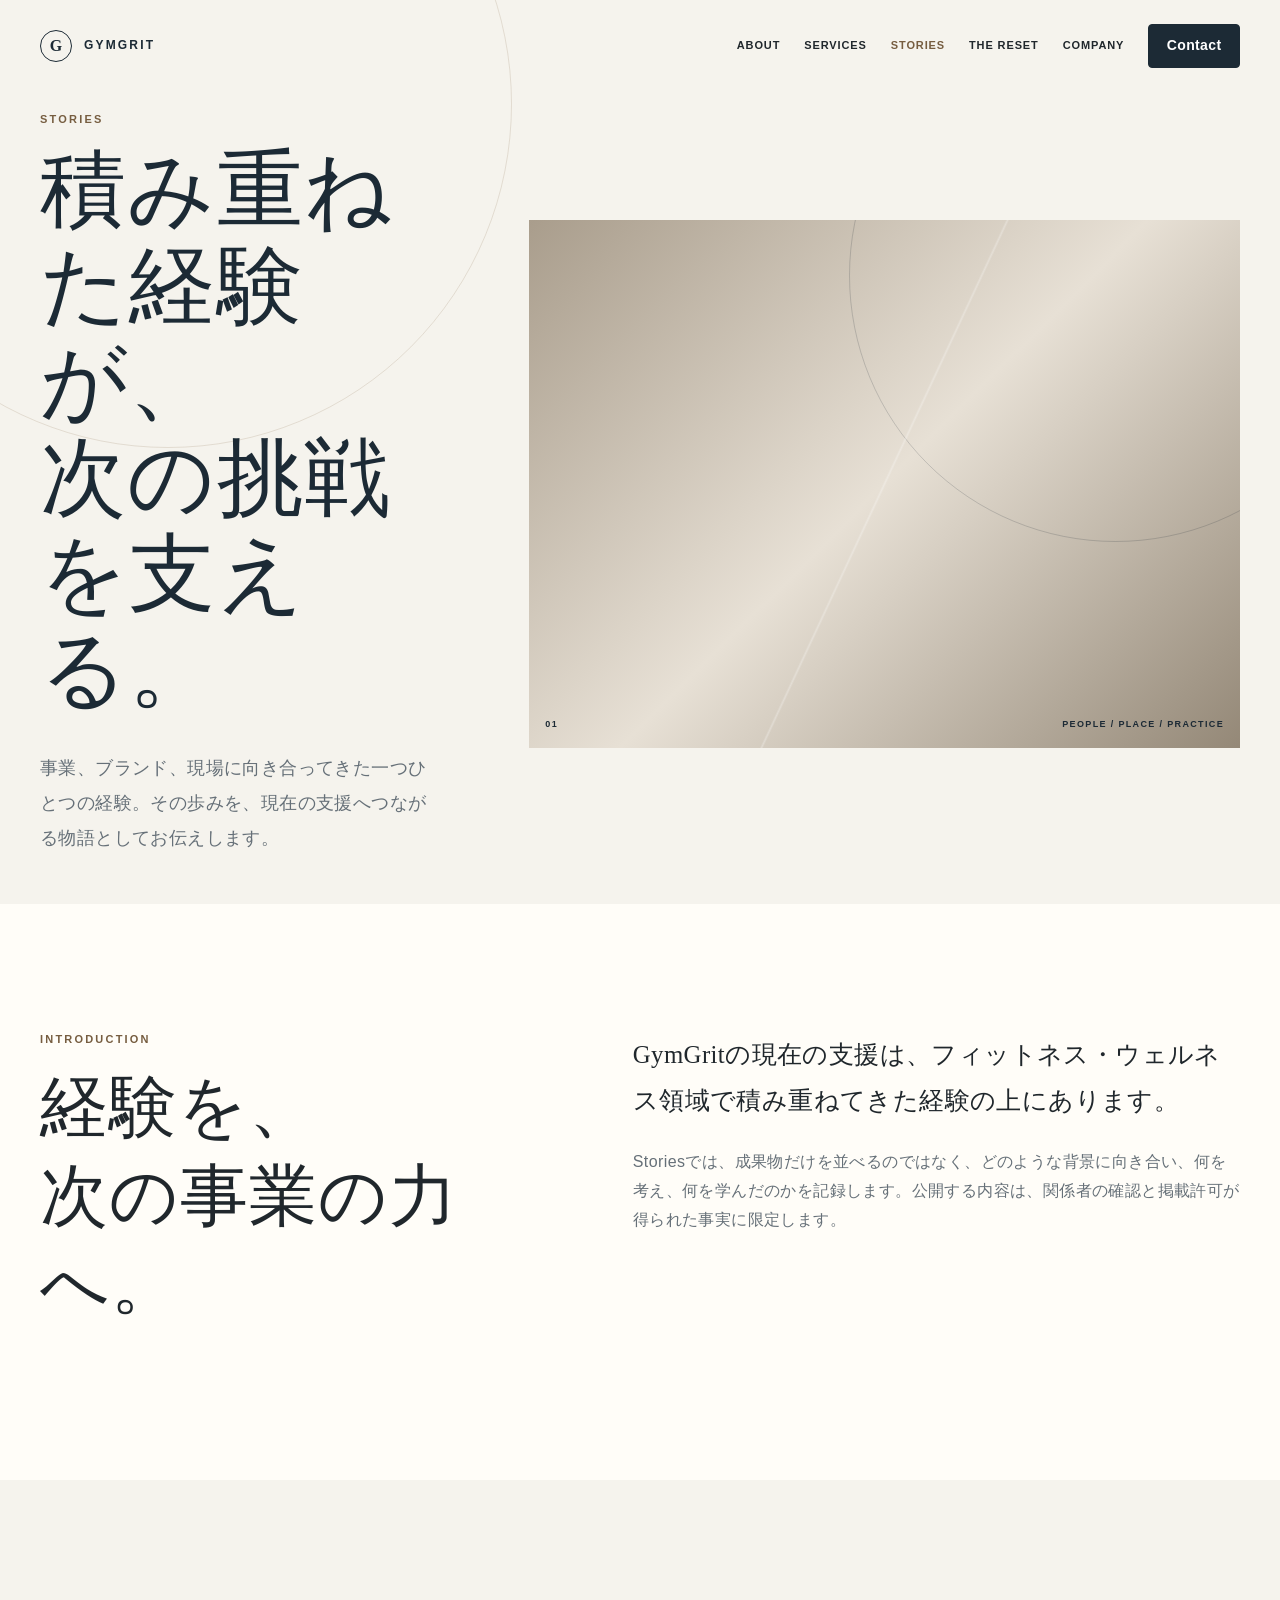
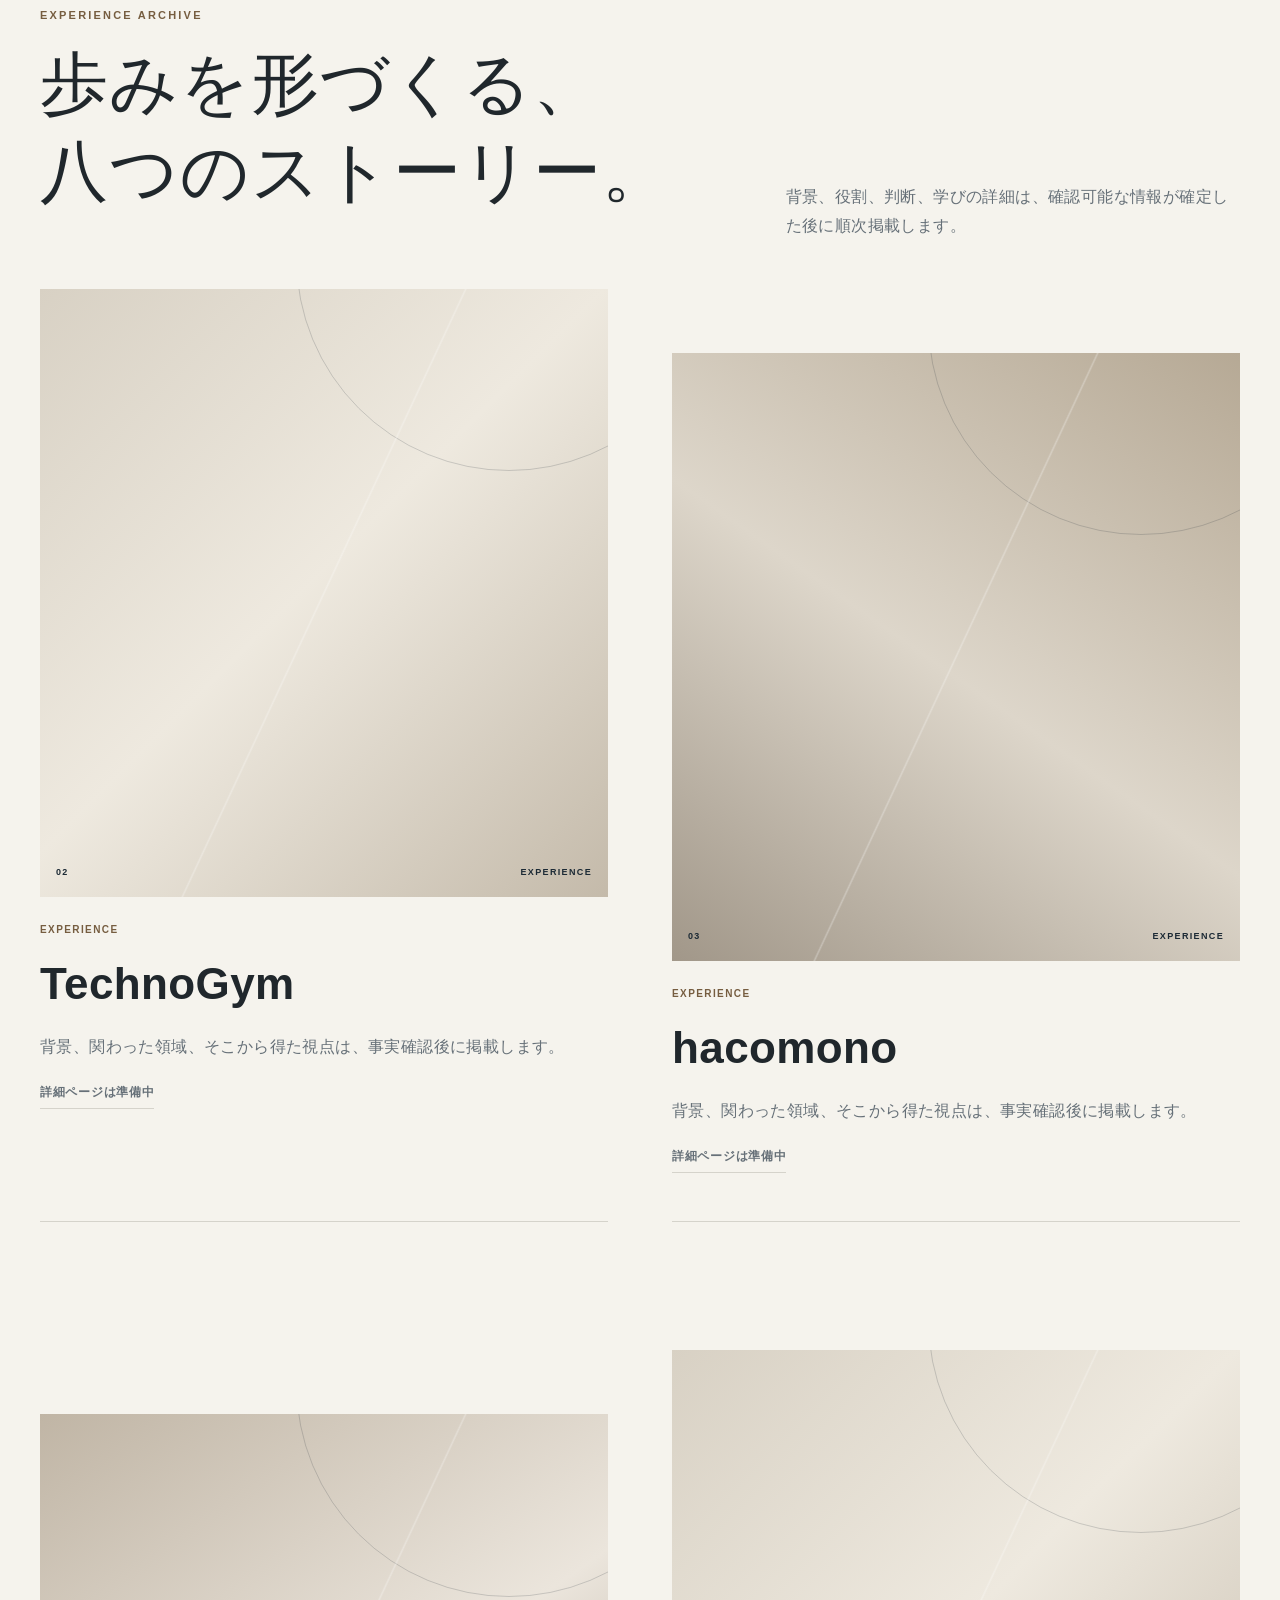
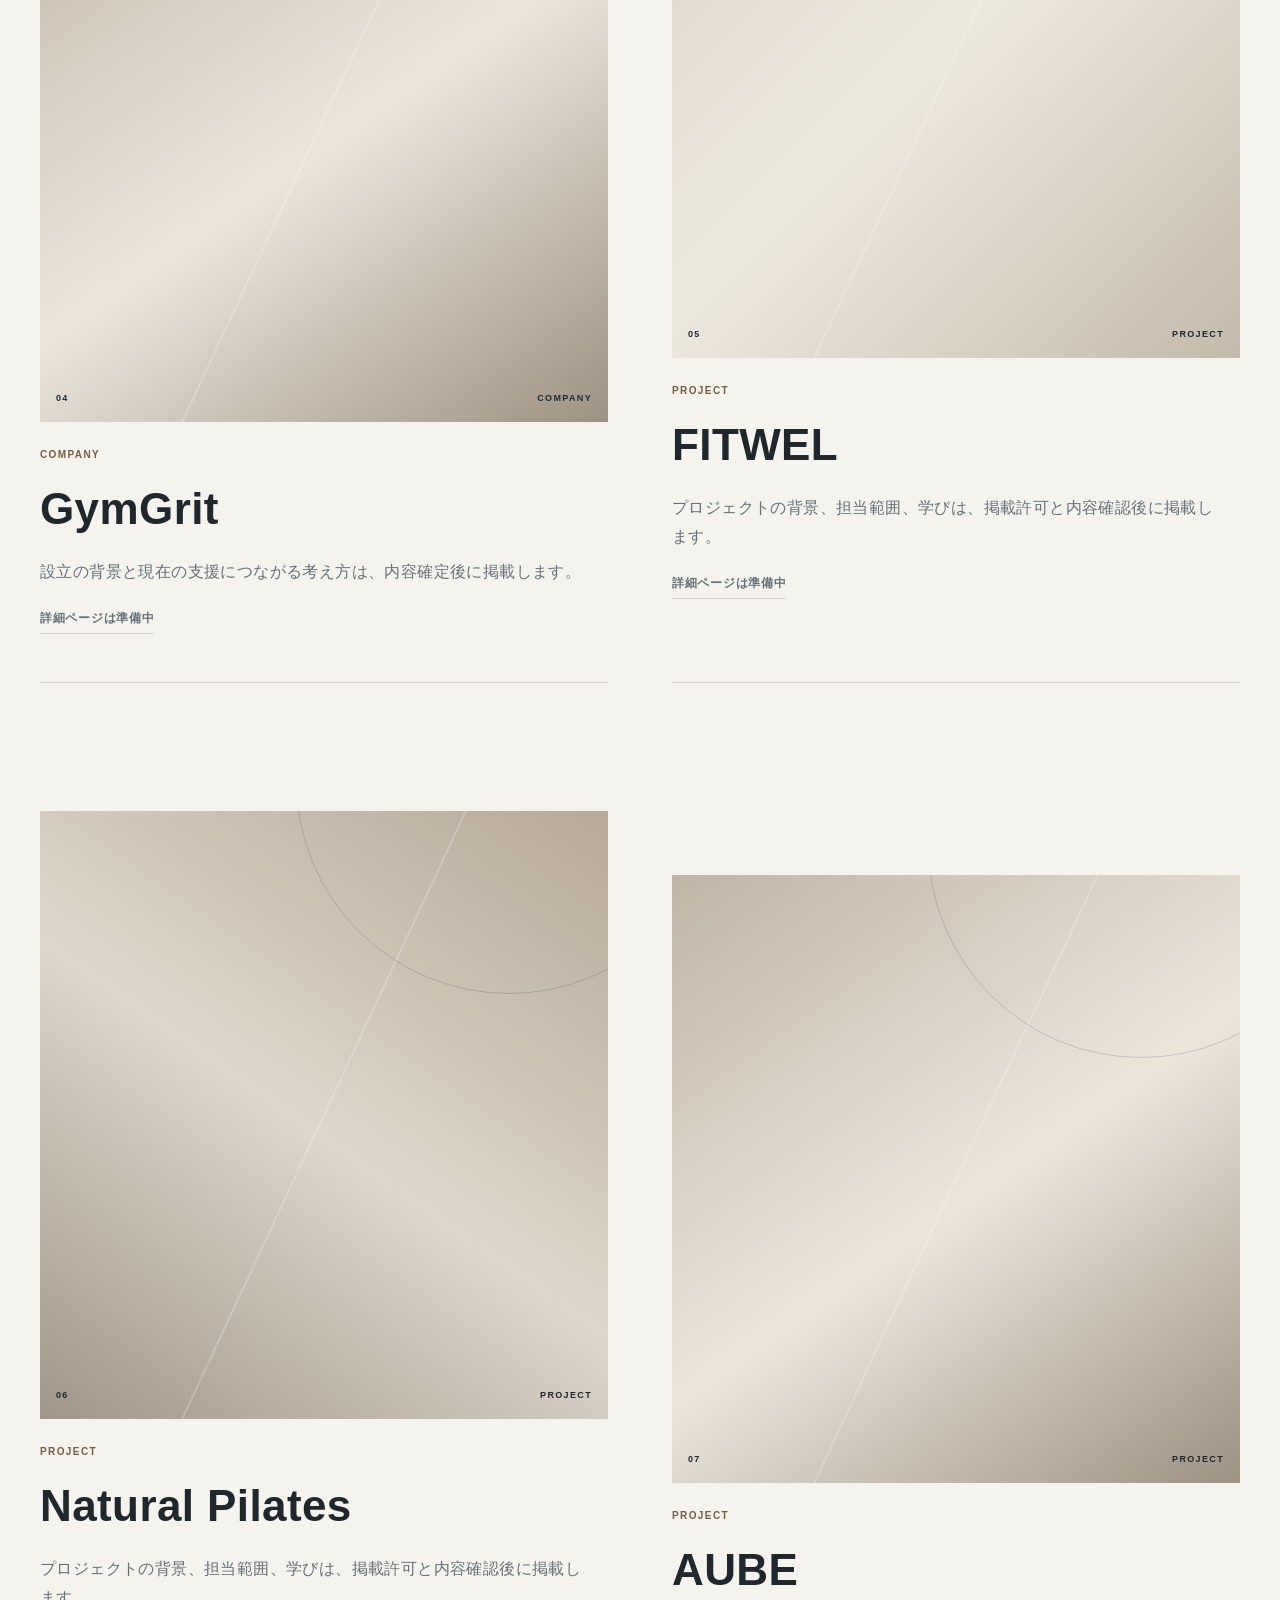
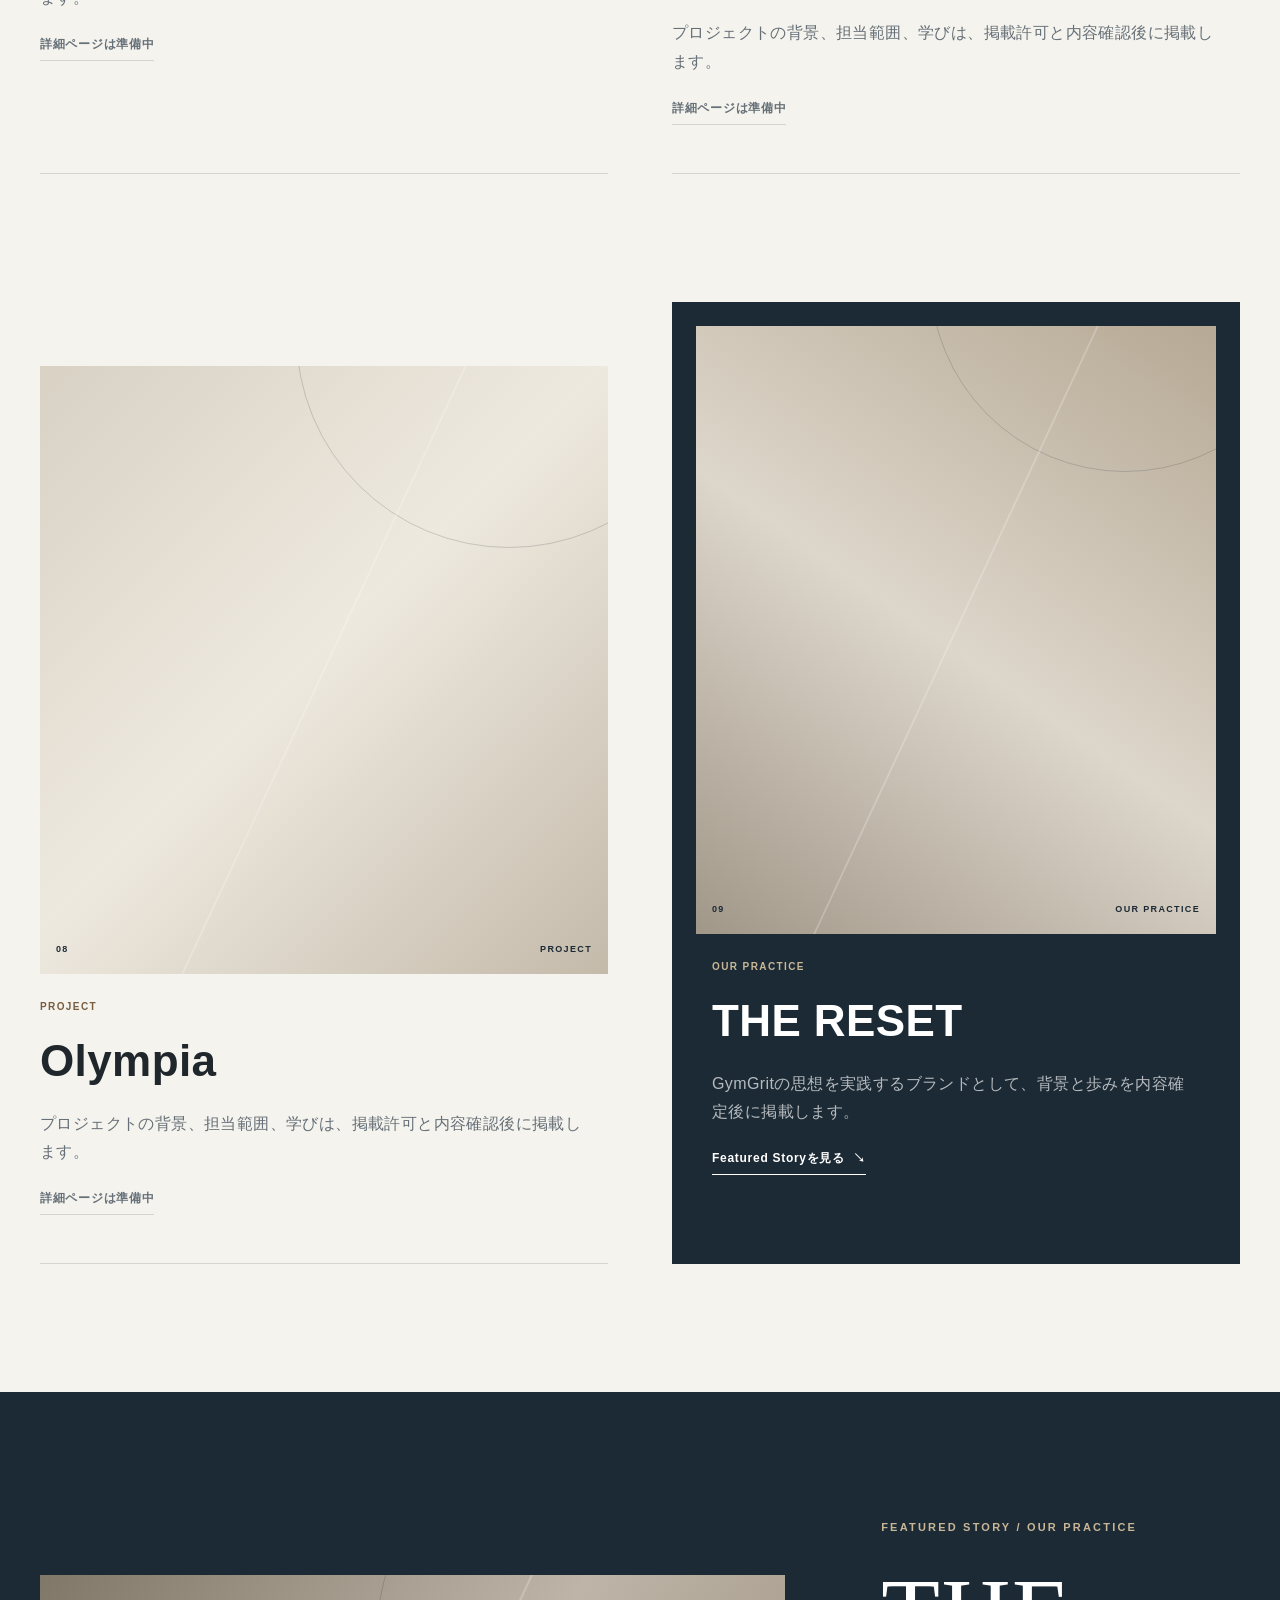
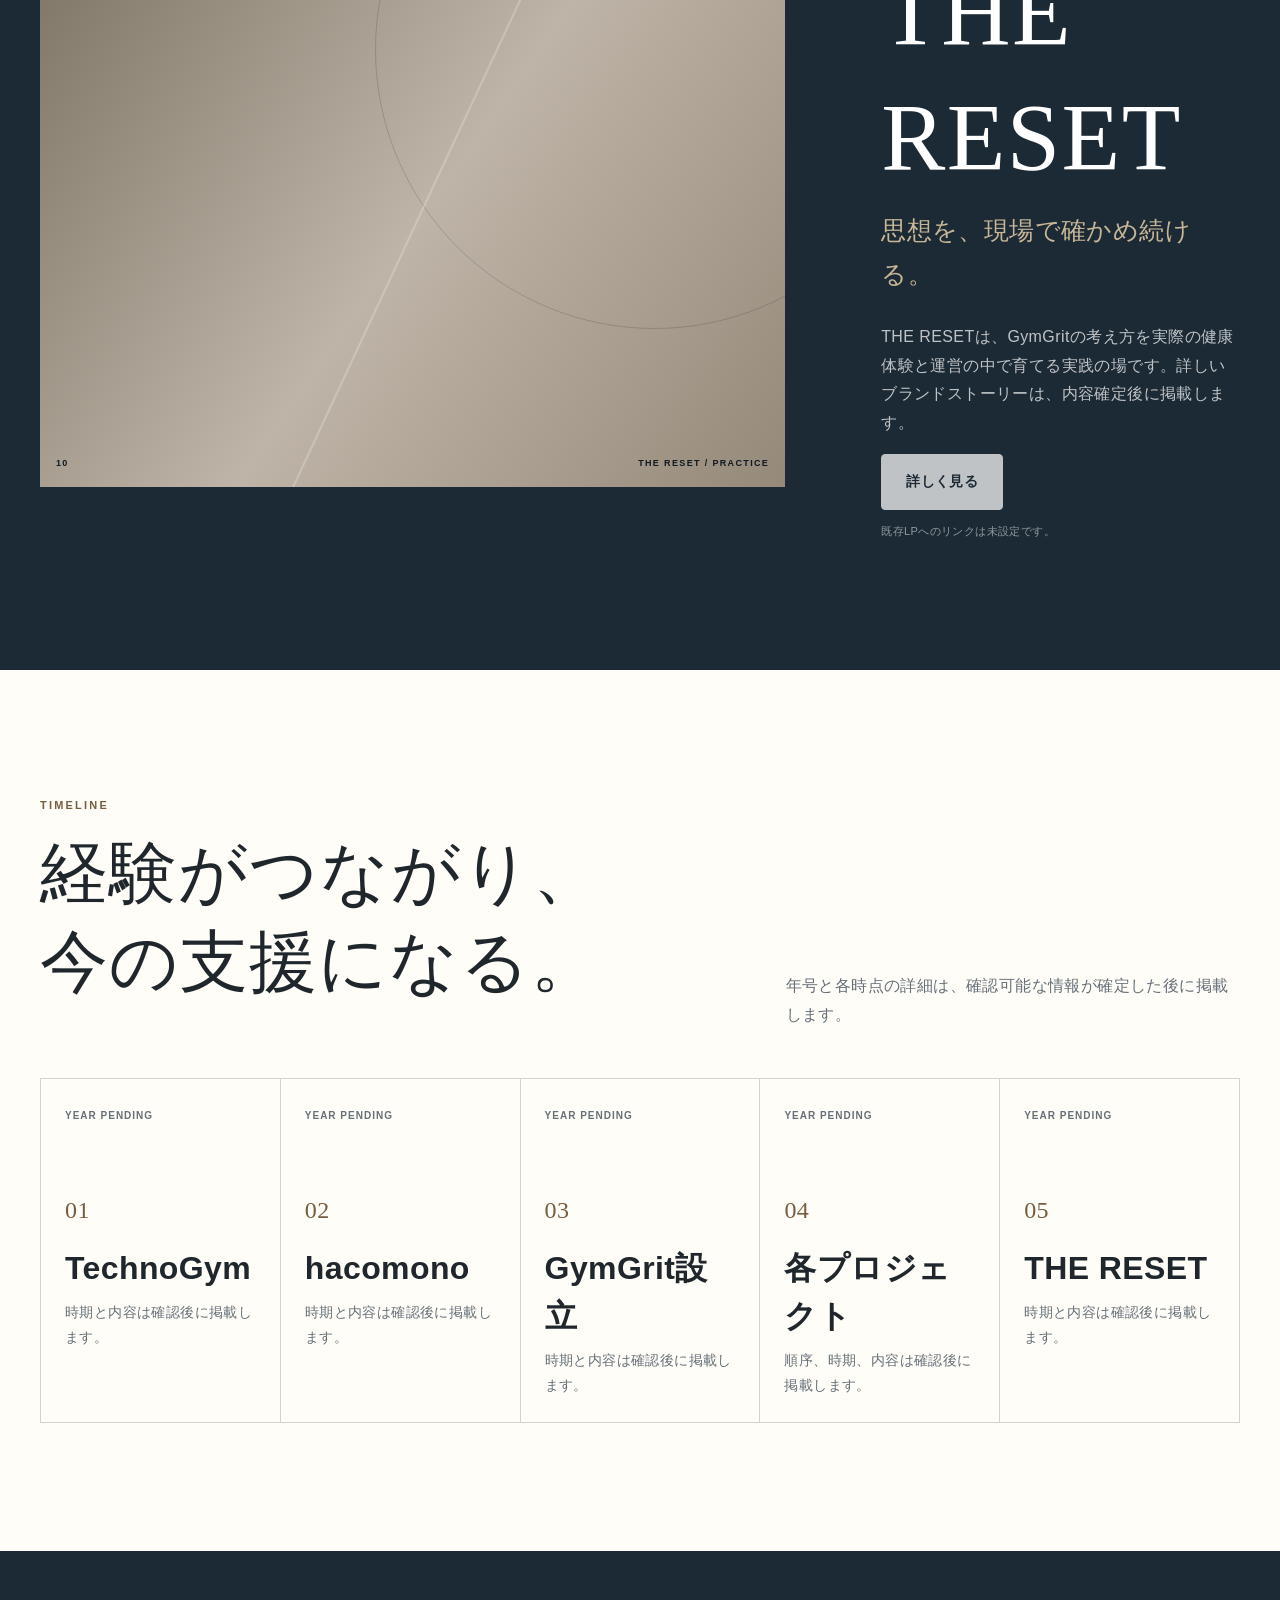
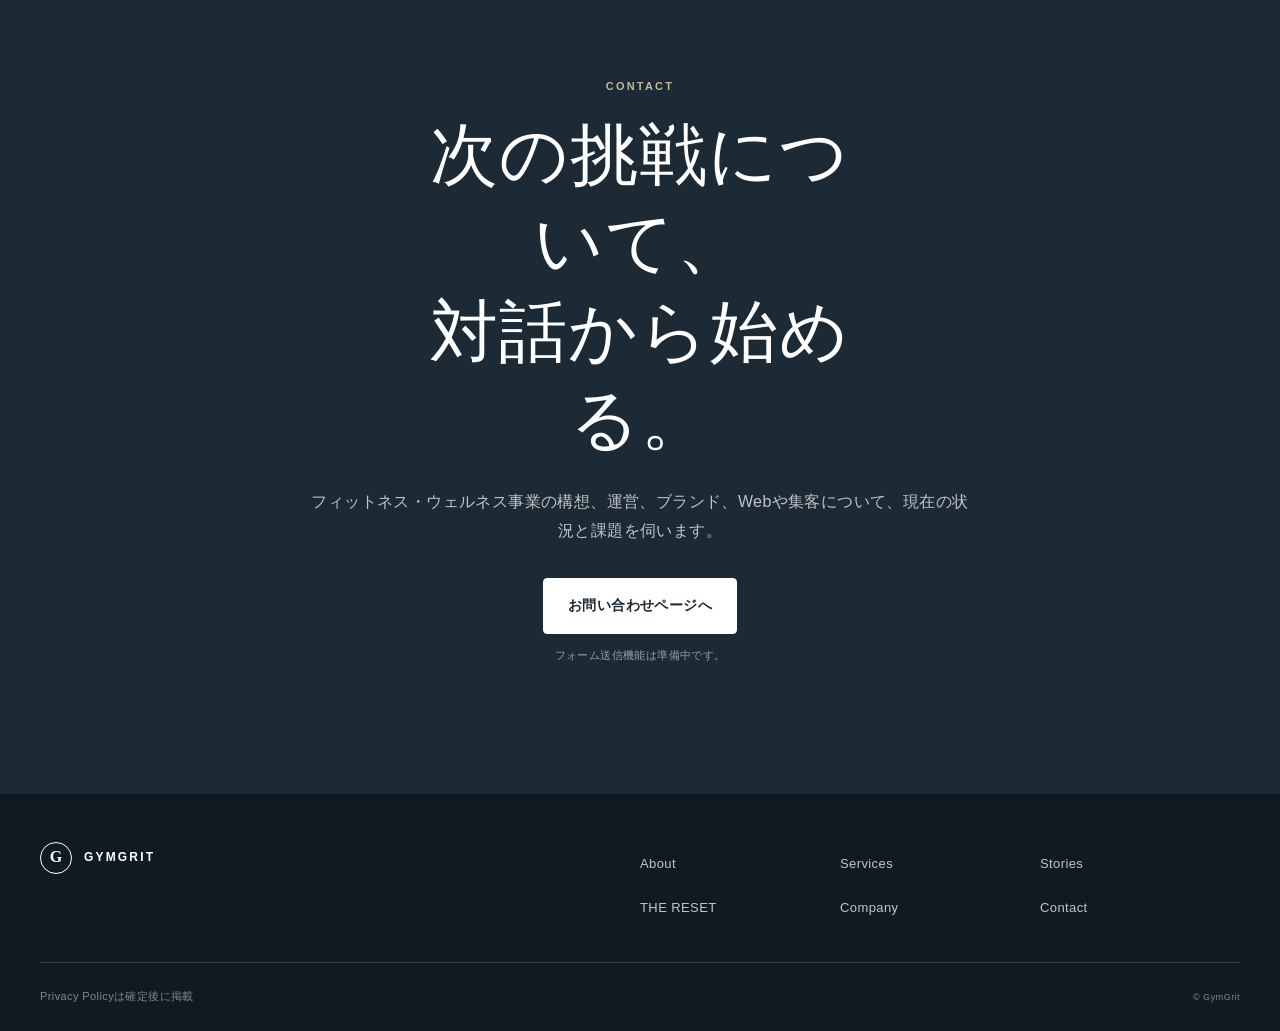
<file: stories.html>
<!DOCTYPE html>
<html lang="ja">
<head>
  <meta charset="UTF-8">
  <meta name="viewport" content="width=device-width, initial-scale=1.0">
  <meta name="description" content="GymGritが積み重ねてきたフィットネス・ウェルネス領域の経験と、現在の事業支援につながる歩みをご紹介します。">
  <meta name="theme-color" content="#f5f3ed">
  <meta property="og:type" content="website">
  <meta property="og:locale" content="ja_JP">
  <meta property="og:title" content="Stories | GymGrit">
  <meta property="og:description" content="GymGritの経験と実践を、次の挑戦を支えるブランドストーリーとしてご紹介します。">
  <title>Stories | GymGrit</title>
  <link rel="stylesheet" href="assets/css/site.css">
  <link rel="stylesheet" href="assets/css/stories.css">
  <script src="assets/js/site.js" defer></script>
</head>
<body>
  <a class="skip-link" href="#main-content">本文へ移動する</a>

  <header class="site-header" data-site-header>
    <div class="site-header__inner container">
      <a class="site-logo" href="index.html" aria-label="GymGrit トップページへ">
        <span class="site-logo__mark" aria-hidden="true">G</span>
        <span class="site-logo__text">GYMGRIT</span>
      </a>

      <button class="nav-toggle" type="button" aria-expanded="false" aria-controls="global-navigation" data-nav-toggle>
        <span class="nav-toggle__label">Menu</span>
        <span class="nav-toggle__icon" aria-hidden="true"><span></span><span></span></span>
      </button>

      <nav class="global-nav" id="global-navigation" aria-label="メインナビゲーション" data-global-nav>
        <ul class="global-nav__list">
          <li><a href="index.html#about">About</a></li>
          <li><a href="services.html">Services</a></li>
          <li><a href="#top" aria-current="page">Stories</a></li>
          <li><a href="#featured-story">THE RESET</a></li>
          <li><a href="company.html">Company</a></li>
        </ul>
        <a class="button button--small" href="contact.html">Contact</a>
      </nav>
    </div>
  </header>

  <main id="main-content">
    <section class="stories-hero" id="top" aria-labelledby="stories-hero-title">
      <div class="stories-hero__inner container">
        <div class="stories-hero__content">
          <p class="eyebrow">Stories</p>
          <h1 id="stories-hero-title">積み重ねた経験が、<br>次の挑戦を支える。</h1>
          <p>事業、ブランド、現場に向き合ってきた一つひとつの経験。その歩みを、現在の支援へつながる物語としてお伝えします。</p>
        </div>
        <div class="photo-slot photo-slot--stories-hero" data-photo-slot="stories-hero">
          <div class="photo-slot__surface" role="img" aria-label="GymGritの経験を象徴する人物または現場写真の掲載予定領域">
            <span class="photo-slot__index">01</span>
            <span class="photo-slot__label">People / Place / Practice</span>
          </div>
        </div>
      </div>
    </section>

    <section class="section stories-intro" id="introduction" aria-labelledby="introduction-title">
      <div class="container stories-intro__layout">
        <div>
          <p class="eyebrow">Introduction</p>
          <h2 id="introduction-title">経験を、<br>次の事業の力へ。</h2>
        </div>
        <div class="stories-intro__body">
          <p class="stories-intro__lead">GymGritの現在の支援は、フィットネス・ウェルネス領域で積み重ねてきた経験の上にあります。</p>
          <p>Storiesでは、成果物だけを並べるのではなく、どのような背景に向き合い、何を考え、何を学んだのかを記録します。公開する内容は、関係者の確認と掲載許可が得られた事実に限定します。</p>
        </div>
      </div>
    </section>

    <section class="section story-archive" id="stories" aria-labelledby="story-grid-title">
      <div class="container">
        <div class="section-heading section-heading--split">
          <div>
            <p class="eyebrow">Experience archive</p>
            <h2 id="story-grid-title">歩みを形づくる、<br>八つのストーリー。</h2>
          </div>
          <p class="section-lead">背景、役割、判断、学びの詳細は、確認可能な情報が確定した後に順次掲載します。</p>
        </div>

        <div class="story-card-grid">
          <article class="story-card">
            <div class="photo-slot story-card__visual" data-photo-slot="story-technogym"><div class="photo-slot__surface" role="img" aria-label="TechnoGymに関する写真の掲載予定領域"><span class="photo-slot__index">02</span><span class="photo-slot__label">Experience</span></div></div>
            <div class="story-card__body"><p class="story-card__category">Experience</p><h3>TechnoGym</h3><p>背景、関わった領域、そこから得た視点は、事実確認後に掲載します。</p><span class="story-card__link" aria-disabled="true">詳細ページは準備中</span></div>
          </article>
          <article class="story-card">
            <div class="photo-slot story-card__visual" data-photo-slot="story-hacomono"><div class="photo-slot__surface" role="img" aria-label="hacomonoに関する写真の掲載予定領域"><span class="photo-slot__index">03</span><span class="photo-slot__label">Experience</span></div></div>
            <div class="story-card__body"><p class="story-card__category">Experience</p><h3>hacomono</h3><p>背景、関わった領域、そこから得た視点は、事実確認後に掲載します。</p><span class="story-card__link" aria-disabled="true">詳細ページは準備中</span></div>
          </article>
          <article class="story-card">
            <div class="photo-slot story-card__visual" data-photo-slot="story-gymgrit"><div class="photo-slot__surface" role="img" aria-label="GymGritに関する写真の掲載予定領域"><span class="photo-slot__index">04</span><span class="photo-slot__label">Company</span></div></div>
            <div class="story-card__body"><p class="story-card__category">Company</p><h3>GymGrit</h3><p>設立の背景と現在の支援につながる考え方は、内容確定後に掲載します。</p><span class="story-card__link" aria-disabled="true">詳細ページは準備中</span></div>
          </article>
          <article class="story-card">
            <div class="photo-slot story-card__visual" data-photo-slot="story-fitwel"><div class="photo-slot__surface" role="img" aria-label="FITWELに関する写真の掲載予定領域"><span class="photo-slot__index">05</span><span class="photo-slot__label">Project</span></div></div>
            <div class="story-card__body"><p class="story-card__category">Project</p><h3>FITWEL</h3><p>プロジェクトの背景、担当範囲、学びは、掲載許可と内容確認後に掲載します。</p><span class="story-card__link" aria-disabled="true">詳細ページは準備中</span></div>
          </article>
          <article class="story-card">
            <div class="photo-slot story-card__visual" data-photo-slot="story-natural-pilates"><div class="photo-slot__surface" role="img" aria-label="Natural Pilatesに関する写真の掲載予定領域"><span class="photo-slot__index">06</span><span class="photo-slot__label">Project</span></div></div>
            <div class="story-card__body"><p class="story-card__category">Project</p><h3>Natural Pilates</h3><p>プロジェクトの背景、担当範囲、学びは、掲載許可と内容確認後に掲載します。</p><span class="story-card__link" aria-disabled="true">詳細ページは準備中</span></div>
          </article>
          <article class="story-card">
            <div class="photo-slot story-card__visual" data-photo-slot="story-aube"><div class="photo-slot__surface" role="img" aria-label="AUBEに関する写真の掲載予定領域"><span class="photo-slot__index">07</span><span class="photo-slot__label">Project</span></div></div>
            <div class="story-card__body"><p class="story-card__category">Project</p><h3>AUBE</h3><p>プロジェクトの背景、担当範囲、学びは、掲載許可と内容確認後に掲載します。</p><span class="story-card__link" aria-disabled="true">詳細ページは準備中</span></div>
          </article>
          <article class="story-card">
            <div class="photo-slot story-card__visual" data-photo-slot="story-olympia"><div class="photo-slot__surface" role="img" aria-label="Olympiaに関する写真の掲載予定領域"><span class="photo-slot__index">08</span><span class="photo-slot__label">Project</span></div></div>
            <div class="story-card__body"><p class="story-card__category">Project</p><h3>Olympia</h3><p>プロジェクトの背景、担当範囲、学びは、掲載許可と内容確認後に掲載します。</p><span class="story-card__link" aria-disabled="true">詳細ページは準備中</span></div>
          </article>
          <article class="story-card story-card--practice">
            <div class="photo-slot story-card__visual" data-photo-slot="story-the-reset"><div class="photo-slot__surface" role="img" aria-label="THE RESETに関する写真の掲載予定領域"><span class="photo-slot__index">09</span><span class="photo-slot__label">Our practice</span></div></div>
            <div class="story-card__body"><p class="story-card__category">Our practice</p><h3>THE RESET</h3><p>GymGritの思想を実践するブランドとして、背景と歩みを内容確定後に掲載します。</p><a class="story-card__link" href="#featured-story">Featured Storyを見る<span aria-hidden="true">↘</span></a></div>
          </article>
        </div>
      </div>
    </section>

    <section class="section featured-story" id="featured-story" aria-labelledby="featured-story-title">
      <div class="container featured-story__layout">
        <div class="photo-slot photo-slot--featured" data-photo-slot="featured-the-reset">
          <div class="photo-slot__surface" role="img" aria-label="THE RESETの空間、人物、体験を伝える横長写真の掲載予定領域"><span class="photo-slot__index">10</span><span class="photo-slot__label">THE RESET / Practice</span></div>
        </div>
        <div class="featured-story__content">
          <p class="eyebrow eyebrow--light">Featured story / Our practice</p>
          <h2 id="featured-story-title">THE RESET</h2>
          <p class="featured-story__tagline">思想を、現場で確かめ続ける。</p>
          <p>THE RESETは、GymGritの考え方を実際の健康体験と運営の中で育てる実践の場です。詳しいブランドストーリーは、内容確定後に掲載します。</p>
          <span class="button button--light button--disabled" aria-disabled="true">詳しく見る</span>
          <p class="featured-story__note">既存LPへのリンクは未設定です。</p>
        </div>
      </div>
    </section>

    <section class="section story-timeline" id="timeline" aria-labelledby="timeline-title">
      <div class="container">
        <div class="section-heading section-heading--split">
          <div>
            <p class="eyebrow">Timeline</p>
            <h2 id="timeline-title">経験がつながり、<br>今の支援になる。</h2>
          </div>
          <p class="section-lead">年号と各時点の詳細は、確認可能な情報が確定した後に掲載します。</p>
        </div>
        <ol class="timeline-list">
          <li><span class="timeline-list__year">Year pending</span><div><p class="timeline-list__index">01</p><h3>TechnoGym</h3><p>時期と内容は確認後に掲載します。</p></div></li>
          <li><span class="timeline-list__year">Year pending</span><div><p class="timeline-list__index">02</p><h3>hacomono</h3><p>時期と内容は確認後に掲載します。</p></div></li>
          <li><span class="timeline-list__year">Year pending</span><div><p class="timeline-list__index">03</p><h3>GymGrit設立</h3><p>時期と内容は確認後に掲載します。</p></div></li>
          <li><span class="timeline-list__year">Year pending</span><div><p class="timeline-list__index">04</p><h3>各プロジェクト</h3><p>順序、時期、内容は確認後に掲載します。</p></div></li>
          <li><span class="timeline-list__year">Year pending</span><div><p class="timeline-list__index">05</p><h3>THE RESET</h3><p>時期と内容は確認後に掲載します。</p></div></li>
        </ol>
      </div>
    </section>

    <section class="section contact" id="contact" aria-labelledby="contact-title">
      <div class="container contact__inner">
        <p class="eyebrow eyebrow--light">Contact</p>
        <h2 id="contact-title">次の挑戦について、<br>対話から始める。</h2>
        <p>フィットネス・ウェルネス事業の構想、運営、ブランド、Webや集客について、現在の状況と課題を伺います。</p>
        <a class="button button--light" href="contact.html">お問い合わせページへ</a>
        <p class="contact__note">フォーム送信機能は準備中です。</p>
      </div>
    </section>
  </main>

  <footer class="site-footer">
    <div class="container site-footer__top">
      <a class="site-logo site-logo--footer" href="index.html" aria-label="GymGrit トップページへ"><span class="site-logo__mark" aria-hidden="true">G</span><span class="site-logo__text">GYMGRIT</span></a>
      <nav aria-label="フッターナビゲーション">
        <ul class="footer-nav">
          <li><a href="index.html#about">About</a></li><li><a href="services.html">Services</a></li><li><a href="#top">Stories</a></li><li><a href="#featured-story">THE RESET</a></li><li><a href="company.html">Company</a></li><li><a href="contact.html">Contact</a></li>
        </ul>
      </nav>
    </div>
    <div class="container site-footer__bottom">
      <p>Privacy Policyは確定後に掲載</p>
      <p><small>&copy; GymGrit</small></p>
    </div>
  </footer>
</body>
</html>
</file>
<file: assets/css/site.css>
:root {
  --color-primary: #1c2a35;
  --color-primary-deep: #101a22;
  --color-secondary: #5f6b76;
  --color-accent: #8a7050;
  --color-accent-strong: #765d40;
  --color-accent-soft: #c8b697;
  --color-text: #20272c;
  --color-muted: #667078;
  --color-background: #f5f3ed;
  --color-surface: #fffdf8;
  --color-surface-muted: #ebe7de;
  --color-border: #d5d3cb;
  --color-white: #ffffff;
  --font-sans: "Helvetica Neue", "Hiragino Sans", "Yu Gothic", YuGothic, sans-serif;
  --font-serif: "Yu Mincho", YuMincho, "Hiragino Mincho ProN", serif;
  --space-1: 0.5rem;
  --space-2: 1rem;
  --space-3: 1.5rem;
  --space-4: 2rem;
  --space-5: 3rem;
  --space-6: 4rem;
  --space-7: 6rem;
  --space-8: 8rem;
  --container: 75rem;
  --content: 44rem;
  --radius-sm: 0.25rem;
  --radius-md: 0.5rem;
  --motion-fast: 160ms;
  --motion-normal: 280ms;
  --shadow-soft: 0 1.5rem 4rem rgb(16 26 34 / 8%);
}

*, *::before, *::after { box-sizing: border-box; }
html { scroll-behavior: smooth; scroll-padding-top: 5rem; }
body { margin: 0; background: var(--color-background); color: var(--color-text); font-family: var(--font-sans); font-size: 1rem; line-height: 1.8; letter-spacing: 0.025em; }
body.nav-open { overflow: hidden; }
img, svg { display: block; max-width: 100%; }
a { color: inherit; }
button, input, textarea, select { font: inherit; }
button { color: inherit; }
:focus-visible { outline: 3px solid var(--color-accent); outline-offset: 4px; }
.container { width: min(calc(100% - 2rem), var(--container)); margin-inline: auto; }
.skip-link { position: fixed; z-index: 100; top: 0.75rem; left: 0.75rem; padding: 0.75rem 1rem; transform: translateY(-150%); background: var(--color-white); color: var(--color-primary); font-weight: 700; }
.skip-link:focus { transform: translateY(0); }
.section { padding-block: var(--space-7); }
.eyebrow { margin: 0 0 var(--space-2); color: var(--color-accent); font-size: 0.6875rem; font-weight: 700; line-height: 1.4; letter-spacing: 0.2em; text-transform: uppercase; }
.eyebrow--light { color: var(--color-accent-soft); }
h1, h2, h3, p { margin-top: 0; }
h1, h2 { font-family: var(--font-serif); font-weight: 500; letter-spacing: 0.015em; }
h2 { margin-bottom: var(--space-3); font-size: clamp(2rem, 6vw, 4.25rem); line-height: 1.3; }
h3 { font-size: 1.25rem; line-height: 1.5; }
.section-lead { max-width: var(--content); margin-bottom: 0; color: var(--color-muted); font-size: 1rem; }
.section-heading { margin-bottom: var(--space-5); }
.button { display: inline-flex; min-height: 3.5rem; align-items: center; justify-content: center; padding: 0.85rem 1.5rem; border: 1px solid var(--color-primary); border-radius: var(--radius-sm); background: var(--color-primary); color: var(--color-white); font-size: 0.875rem; font-weight: 700; line-height: 1.4; text-align: center; text-decoration: none; transition: background var(--motion-fast) ease, color var(--motion-fast) ease, transform var(--motion-fast) ease; }
.button:hover { background: var(--color-primary-deep); transform: translateY(-2px); }
.button--small { min-height: 2.75rem; padding: 0.65rem 1.1rem; }
.button--dark { margin-top: var(--space-3); }
.button--light { border-color: var(--color-white); background: var(--color-white); color: var(--color-primary); }
.button--disabled { cursor: not-allowed; opacity: 0.72; }
.button--disabled:hover { background: var(--color-white); transform: none; }
.text-link { display: inline-flex; align-items: center; gap: 0.75rem; padding-block: 0.35rem; border-bottom: 1px solid currentcolor; font-size: 0.875rem; font-weight: 700; text-decoration: none; }
.text-link span { transition: transform var(--motion-fast) ease; }
.text-link:hover span { transform: translate(0.2rem, 0.2rem); }

.site-header { position: relative; z-index: 50; top: 0; left: 0; width: 100%; border-bottom: 1px solid var(--color-border); background: var(--color-background); transition: background var(--motion-normal) ease, border-color var(--motion-normal) ease; }
.js-enabled .site-header { position: fixed; border-color: transparent; background: transparent; }
.site-header.is-scrolled, body.nav-open .site-header { border-color: var(--color-border); background: rgb(245 243 237 / 94%); backdrop-filter: blur(0.8rem); }
.site-header__inner { display: flex; min-height: 5.25rem; flex-wrap: wrap; align-items: center; justify-content: space-between; }
.site-logo { position: relative; z-index: 2; display: inline-flex; align-items: center; gap: 0.75rem; color: var(--color-primary); font-size: 0.75rem; font-weight: 800; letter-spacing: 0.18em; text-decoration: none; }
.site-logo__mark { display: grid; width: 2rem; height: 2rem; place-items: center; border: 1px solid currentcolor; border-radius: 50%; font-family: var(--font-serif); font-size: 1rem; letter-spacing: 0; }
.nav-toggle { position: relative; z-index: 2; display: none; align-items: center; gap: 0.875rem; padding: 0.75rem 0; border: 0; background: transparent; font-size: 0.625rem; font-weight: 600; letter-spacing: 0.14em; text-transform: uppercase; cursor: pointer; }
.js-enabled .nav-toggle { display: inline-flex; }
.nav-toggle__icon { position: relative; display: block; width: 1.5rem; height: 1rem; }
.nav-toggle__icon span { position: absolute; left: 0; width: 100%; height: 1px; background: currentcolor; transition: top var(--motion-fast) ease, transform var(--motion-fast) ease; }
.nav-toggle__icon span:first-child { top: 0.25rem; }
.nav-toggle__icon span:last-child { top: 0.75rem; }
.nav-toggle[aria-expanded="true"] .nav-toggle__icon span:first-child { top: 0.5rem; transform: rotate(45deg); }
.nav-toggle[aria-expanded="true"] .nav-toggle__icon span:last-child { top: 0.5rem; transform: rotate(-45deg); }
.global-nav { position: static; display: block; width: 100%; padding: 0 0 var(--space-2); background: var(--color-background); }
.js-enabled .global-nav { position: fixed; z-index: 1; inset: 0; display: flex; width: auto; flex-direction: column; align-items: center; justify-content: center; padding: 6.5rem 1.5rem 3rem; visibility: hidden; background: var(--color-background); opacity: 0; pointer-events: none; transform: scale(1.015); transition: opacity var(--motion-normal) ease, transform var(--motion-normal) ease, visibility var(--motion-normal) step-end; }
.js-enabled .global-nav::before, .js-enabled .global-nav::after { position: absolute; border: 1px solid rgb(138 112 80 / 18%); border-radius: 50%; content: ""; pointer-events: none; }
.js-enabled .global-nav::before { top: -10rem; left: -9rem; width: 22rem; aspect-ratio: 1; }
.js-enabled .global-nav::after { right: -7rem; bottom: -12rem; width: 26rem; aspect-ratio: 1; }
.js-enabled .global-nav.is-open { visibility: visible; opacity: 1; pointer-events: auto; transform: scale(1); transition-timing-function: ease, ease, step-start; }
.global-nav__list { display: grid; margin: 0 0 var(--space-4); padding: 0; list-style: none; }
.global-nav__list a { display: block; padding: 1rem 0; border-bottom: 1px solid var(--color-border); font-family: var(--font-serif); font-size: 1.5rem; text-decoration: none; }
.js-enabled .global-nav__list { position: relative; z-index: 1; width: min(100%, 34rem); margin-bottom: var(--space-4); text-align: center; }
.js-enabled .global-nav__list li { opacity: 0; transform: translateY(0.75rem); transition: opacity var(--motion-normal) ease, transform var(--motion-normal) ease; }
.js-enabled .global-nav.is-open .global-nav__list li { opacity: 1; transform: translateY(0); }
.js-enabled .global-nav.is-open .global-nav__list li:nth-child(2) { transition-delay: 35ms; }
.js-enabled .global-nav.is-open .global-nav__list li:nth-child(3) { transition-delay: 70ms; }
.js-enabled .global-nav.is-open .global-nav__list li:nth-child(4) { transition-delay: 105ms; }
.js-enabled .global-nav.is-open .global-nav__list li:nth-child(5) { transition-delay: 140ms; }
.js-enabled .global-nav__list a { padding: 0.45rem; border: 0; font-size: clamp(1.9rem, 8vw, 3.25rem); line-height: 1.2; letter-spacing: 0.04em; text-transform: uppercase; }
.js-enabled .global-nav > .button { position: relative; z-index: 1; min-height: auto; padding: 0.5rem; border: 0; border-bottom: 1px solid currentcolor; background: transparent; color: var(--color-primary); font-family: var(--font-serif); font-size: clamp(1.9rem, 8vw, 3.25rem); font-weight: 500; line-height: 1.2; letter-spacing: 0.04em; text-transform: uppercase; opacity: 0; transform: translateY(0.75rem); transition: opacity var(--motion-normal) ease 175ms, transform var(--motion-normal) ease 175ms; }
.js-enabled .global-nav.is-open > .button { opacity: 1; transform: translateY(0); }
.js-enabled .global-nav > .button:hover { background: transparent; transform: translateY(0); }

.photo-slot { position: relative; overflow: hidden; background: #ded8cc; }
.photo-slot__surface { position: absolute; inset: 0; display: flex; align-items: flex-end; justify-content: space-between; padding: 1rem; overflow: hidden; background: linear-gradient(135deg, #d8d1c4 0%, #eee9df 48%, #c4baaa 100%); color: var(--color-primary); }
.photo-slot__surface::before { position: absolute; top: -40%; right: -20%; width: 75%; aspect-ratio: 1; border: 1px solid rgb(28 42 53 / 18%); border-radius: 50%; content: ""; }
.photo-slot__surface::after { position: absolute; inset: 0; background: linear-gradient(115deg, transparent 0 49.8%, rgb(255 255 255 / 28%) 50%, transparent 50.2%); content: ""; }
.photo-slot__index, .photo-slot__label { position: relative; z-index: 1; font-size: 0.5625rem; font-weight: 700; letter-spacing: 0.15em; text-transform: uppercase; }
.photo-slot__label { max-width: 13rem; text-align: right; }

.contact { background: var(--color-primary); color: var(--color-white); }
.contact__inner { max-width: 59rem; text-align: center; }
.contact h2 { max-width: 13ch; margin-inline: auto; }
.contact__inner > p:not(.eyebrow, .contact__note) { max-width: 42rem; margin: 0 auto var(--space-4); color: rgb(255 255 255 / 72%); }
.contact__note { margin: 0.75rem 0 0; color: rgb(255 255 255 / 55%); font-size: 0.6875rem; }

.site-footer { padding: var(--space-5) 0 var(--space-3); background: var(--color-primary-deep); color: var(--color-white); }
.site-logo--footer { margin-bottom: var(--space-4); color: var(--color-white); }
.footer-nav { display: grid; grid-template-columns: repeat(2, 1fr); gap: 0; margin: 0; padding: 0; list-style: none; }
.footer-nav a { display: block; padding: 0.65rem 0; color: rgb(255 255 255 / 75%); font-size: 0.8125rem; text-decoration: none; }
.site-footer__bottom { display: flex; flex-wrap: wrap; justify-content: space-between; gap: var(--space-2); margin-top: var(--space-4); padding-top: var(--space-3); border-top: 1px solid rgb(255 255 255 / 16%); color: rgb(255 255 255 / 48%); font-size: 0.6875rem; }
.site-footer__bottom p { margin: 0; }

@media (min-width: 44rem) {
  .container { width: min(calc(100% - 4rem), var(--container)); }
  .section { padding-block: var(--space-8); }
  .section-heading--split { display: grid; grid-template-columns: minmax(0, 1.2fr) minmax(18rem, 0.8fr); gap: var(--space-6); align-items: end; }
  .section-heading--split > .eyebrow { grid-column: 1; }
  .section-heading--split > .eyebrow + div { grid-column: 2; }
  .footer-nav { grid-template-columns: repeat(3, minmax(7rem, 1fr)); }
}

@media (min-width: 64rem) {
  .site-header__inner { min-height: 5.75rem; }
  .nav-toggle, .js-enabled .nav-toggle { display: none; }
  .global-nav, .js-enabled .global-nav { position: static; display: flex; width: auto; flex-direction: row; align-items: center; justify-content: flex-start; gap: var(--space-3); padding: 0; visibility: visible; background: transparent; opacity: 1; pointer-events: auto; transform: none; transition: none; }
  .js-enabled .global-nav::before, .js-enabled .global-nav::after { display: none; }
  .global-nav__list { display: flex; align-items: center; gap: 1.5rem; margin: 0; }
  .js-enabled .global-nav__list { width: auto; margin: 0; text-align: left; }
  .js-enabled .global-nav__list li { opacity: 1; transform: none; transition: none; }
  .global-nav__list a, .js-enabled .global-nav__list a { position: relative; padding: 0.75rem 0; border: 0; font-family: var(--font-sans); font-size: 0.6875rem; font-weight: 700; line-height: 1.8; letter-spacing: 0.08em; text-transform: uppercase; }
  .global-nav__list a::after { position: absolute; right: 0; bottom: 0.4rem; left: 0; height: 1px; transform: scaleX(0); transform-origin: right; background: currentcolor; content: ""; transition: transform var(--motion-fast) ease; }
  .global-nav__list a:hover::after { transform: scaleX(1); transform-origin: left; }
  .js-enabled .global-nav > .button { min-height: 2.75rem; padding: 0.65rem 1.1rem; border: 1px solid var(--color-primary); background: var(--color-primary); color: var(--color-white); font-family: var(--font-sans); font-size: 0.875rem; font-weight: 700; line-height: 1.4; letter-spacing: 0.025em; text-transform: none; opacity: 1; transform: none; transition: background var(--motion-fast) ease, color var(--motion-fast) ease, transform var(--motion-fast) ease; }
  .js-enabled .global-nav > .button:hover { background: var(--color-primary-deep); transform: translateY(-2px); }
  .site-footer__top { display: grid; grid-template-columns: 1fr 1fr; align-items: start; }
  .site-logo--footer { margin-bottom: 0; }
}

@media (prefers-reduced-motion: reduce) {
  html { scroll-behavior: auto; }
  *, *::before, *::after { scroll-behavior: auto !important; transition-duration: 0.01ms !important; }
}
</file>
<file: assets/css/home.css>
.hero { position: relative; display: grid; align-items: center; padding: 7rem 0 3.5rem; overflow: hidden; }
.hero::before { position: absolute; z-index: -1; top: -15%; right: -25%; width: min(75vw, 50rem); aspect-ratio: 1; border: 1px solid rgb(138 112 80 / 22%); border-radius: 50%; content: ""; }
.hero__inner { display: grid; gap: var(--space-5); }
.hero__content { position: relative; z-index: 2; padding-block: var(--space-2); }
.hero__title { max-width: 12ch; margin-bottom: var(--space-4); color: var(--color-primary); font-size: clamp(2.65rem, 11vw, 6.25rem); line-height: 1.1; }
.hero__lead { max-width: 38rem; margin-bottom: 0; color: var(--color-muted); font-size: clamp(1rem, 2vw, 1.125rem); }
.hero__actions { display: flex; flex-wrap: wrap; align-items: center; gap: var(--space-3); margin-top: var(--space-4); }
.hero__visual { position: relative; min-height: 22rem; color: var(--color-primary); }
.hero__visual-caption { position: absolute; z-index: 3; right: 0; bottom: 0; margin: 0; padding: 0.75rem 0 0.2rem 1rem; background: var(--color-background); color: var(--color-muted); font-family: var(--font-serif); font-size: 0.75rem; line-height: 1.65; }
.scroll-cue { position: absolute; bottom: 1.25rem; left: 50%; display: none; align-items: center; gap: 1rem; color: var(--color-muted); font-size: 0.625rem; font-weight: 700; letter-spacing: 0.18em; text-decoration: none; text-transform: uppercase; transform: translateX(-50%); }
.scroll-cue > span:last-child { display: block; width: 4rem; height: 1px; background: currentcolor; }

.photo-slot--hero-main { position: absolute; top: 0; right: 0; bottom: 2.5rem; left: 8%; }
.photo-slot--hero-person { position: absolute; z-index: 2; bottom: 0; left: 0; width: 38%; aspect-ratio: 3 / 4; border: 0.5rem solid var(--color-background); }
.photo-slot--hero-person .photo-slot__surface { background: linear-gradient(155deg, #b9ad9c, #e5dfd4 55%, #9e9180); }
.photo-slot--hero-person .photo-slot__label { display: none; }

.brand-world { padding: var(--space-3) 0 var(--space-7); background: var(--color-background); }
.brand-world__inner { display: grid; gap: var(--space-4); }
.photo-slot--panorama { min-height: clamp(18rem, 48vw, 34rem); }
.photo-slot--panorama .photo-slot__surface { background: linear-gradient(115deg, #b5ac9e, #e7e1d7 48%, #c9c1b4 72%, #91877a); }
.photo-slot--panorama .photo-slot__surface::before { top: -70%; right: 15%; width: 60%; }
.brand-world__message { display: grid; gap: var(--space-2); }
.brand-world__statement { margin: 0; color: var(--color-primary); font-family: var(--font-serif); font-size: clamp(2.25rem, 7vw, 5.5rem); line-height: 1.08; letter-spacing: -0.01em; }
.brand-world__message > p:last-child { margin: 0; color: var(--color-muted); }

.value { background: var(--color-surface); }
.challenge-grid { display: grid; border-top: 1px solid var(--color-border); }
.challenge-card { padding: var(--space-4) 0; border-bottom: 1px solid var(--color-border); }
.challenge-card__number { display: block; margin-bottom: var(--space-3); color: rgb(138 112 80 / 58%); font-family: var(--font-serif); font-size: clamp(2.5rem, 7vw, 4.25rem); line-height: 1; letter-spacing: -0.03em; }
.challenge-card h3 { margin-bottom: 0.75rem; font-family: var(--font-serif); font-size: 1.45rem; font-weight: 500; }
.challenge-card p { margin-bottom: 0; color: var(--color-muted); font-size: 0.9375rem; }

.approach { background: var(--color-primary); color: var(--color-white); }
.approach__grid { display: grid; gap: var(--space-5); }
.approach__intro h2 { max-width: 10ch; }
.approach__lead { margin-bottom: var(--space-5); color: rgb(255 255 255 / 78%); font-family: var(--font-serif); font-size: clamp(1.25rem, 3vw, 1.65rem); line-height: 1.8; }
.approach-list { margin: 0; padding: 0; border-top: 1px solid rgb(255 255 255 / 20%); list-style: none; }
.approach-list li { display: grid; gap: 0.75rem; padding: var(--space-3) 0; border-bottom: 1px solid rgb(255 255 255 / 20%); }
.approach-list > li > span { color: var(--color-accent-soft); font-size: 0.625rem; font-weight: 700; letter-spacing: 0.12em; text-transform: uppercase; }
.approach-list h3 { margin-bottom: 0.5rem; font-family: var(--font-serif); font-weight: 500; }
.approach-list p { margin-bottom: 0; color: rgb(255 255 255 / 68%); font-size: 0.875rem; }

.services { background: var(--color-background); }
.service-list { border-top: 1px solid var(--color-border); }
.service-card { display: grid; gap: var(--space-3); padding: var(--space-4) 0; border-bottom: 1px solid var(--color-border); }
.service-card__head { display: flex; justify-content: space-between; color: var(--color-accent); font-size: 0.6875rem; font-weight: 700; letter-spacing: 0.15em; text-transform: uppercase; }
.service-card__head p { margin-bottom: 0; }
.service-card__content h3 { margin-bottom: var(--space-2); font-family: var(--font-serif); font-size: clamp(1.65rem, 4vw, 2.5rem); font-weight: 500; }
.service-card__content > p:not(.service-card__note) { max-width: 35rem; color: var(--color-muted); }
.service-card__note { margin-bottom: 0; color: var(--color-accent); font-size: 0.75rem; }
.service-card--accent { position: relative; }
.service-card--accent::before { position: absolute; z-index: -1; inset: 0 -1rem; background: var(--color-surface-muted); content: ""; }

.stories { background: var(--color-surface); }
.story-grid { display: grid; gap: var(--space-4); }
.story-placeholder { overflow: hidden; border: 1px solid var(--color-border); border-radius: var(--radius-md); background: var(--color-background); }
.photo-slot--story { min-height: 15rem; }
.photo-slot--story .photo-slot__surface { background: linear-gradient(145deg, #c8bcaa, #eee8dc 56%, #a99b88); }
.photo-slot--story-alt .photo-slot__surface { background: linear-gradient(35deg, #a99e8f, #ddd5ca 45%, #c7bba9); }
.story-placeholder__body { padding: var(--space-3); }
.status-label { margin-bottom: 0.75rem; color: var(--color-accent); font-size: 0.625rem; font-weight: 700; letter-spacing: 0.16em; text-transform: uppercase; }
.story-placeholder h3 { margin-bottom: var(--space-3); font-family: var(--font-serif); font-weight: 500; }
.story-placeholder dl { margin: 0; }
.story-placeholder dl div { display: grid; grid-template-columns: 7rem 1fr; padding: 0.6rem 0; border-top: 1px solid var(--color-border); font-size: 0.75rem; }
.story-placeholder dt { color: var(--color-muted); text-transform: uppercase; }
.story-placeholder dd { margin: 0; }

.reset { background: var(--color-surface-muted); }
.reset__grid { display: grid; gap: var(--space-5); align-items: center; }
.reset__visual { position: relative; min-height: 24rem; overflow: hidden; }
.photo-slot--reset { position: absolute; inset: 0; }
.photo-slot--reset .photo-slot__surface { background: linear-gradient(145deg, #9f9485, #d8d0c4 52%, #b5aa9a); }
.reset__visual-caption { position: absolute; z-index: 2; right: var(--space-3); bottom: var(--space-3); left: var(--space-3); margin: 0; color: var(--color-primary); font-size: 0.625rem; font-weight: 700; line-height: 1.7; letter-spacing: 0.15em; text-transform: uppercase; }
.reset__content h2 { margin-bottom: 0.5rem; }
.reset__tagline { color: var(--color-accent); font-family: var(--font-serif); font-size: 1.35rem; }
.reset__content > p:not(.eyebrow, .reset__tagline, .link-note) { color: var(--color-muted); }
.link-note { margin: 0.75rem 0 0; color: var(--color-muted); font-size: 0.6875rem; }

.company { background: var(--color-background); }
.company__grid { display: grid; gap: var(--space-5); }
.company-panels { border-top: 1px solid var(--color-border); }
.company-panel { position: relative; padding: var(--space-4) 0; border-bottom: 1px solid var(--color-border); }
.company-panel__index { display: block; margin-bottom: var(--space-2); color: var(--color-accent); font-size: 0.6875rem; }
.company-panel h3 { margin-bottom: var(--space-2); font-family: var(--font-serif); font-size: 1.5rem; font-weight: 500; }
.company-panel p { margin-bottom: 0; color: var(--color-muted); }
.company-panel dl { margin: 0; }
.company-panel dl div { display: grid; gap: 0.25rem; padding: 0.65rem 0; border-top: 1px solid var(--color-border); font-size: 0.8125rem; }
.company-panel dt { color: var(--color-muted); }
.company-panel dd { margin: 0; }
.placeholder-link { display: inline-block; margin-top: var(--space-2); color: var(--color-muted); font-size: 0.75rem; }

@media (min-width: 44rem) {
  .hero { padding-top: 8rem; }
  .hero__inner { grid-template-columns: minmax(0, 0.95fr) minmax(21rem, 1.05fr); align-items: center; }
  .hero__visual { min-height: 32rem; }
  .brand-world__message { grid-template-columns: minmax(0, 1.4fr) minmax(15rem, 0.6fr); align-items: end; }
  .brand-world__message > p:last-child { padding-bottom: 0.5rem; text-align: right; }
  .challenge-grid { grid-template-columns: repeat(3, 1fr); }
  .challenge-card { padding: var(--space-4); border-right: 1px solid var(--color-border); }
  .challenge-card:first-child { padding-left: 0; }
  .challenge-card:last-child { padding-right: 0; border-right: 0; }
  .approach-list li { grid-template-columns: 8rem 1fr; gap: var(--space-3); }
  .service-card { grid-template-columns: minmax(9rem, 0.5fr) minmax(0, 1.5fr); padding: var(--space-5) 0; }
  .service-card__head { display: block; }
  .service-card__head p { margin-top: 0.5rem; }
  .service-card--accent::before { inset-inline: -2rem; }
  .story-grid { grid-template-columns: repeat(2, 1fr); }
  .photo-slot--story { min-height: 22rem; }
  .reset__grid { grid-template-columns: minmax(0, 1.05fr) minmax(20rem, 0.95fr); }
  .reset__visual { min-height: 38rem; }
  .company-panel dl div { grid-template-columns: 9rem 1fr; }
}

@media (min-width: 64rem) {
  .hero { height: clamp(43rem, 84svh, 51rem); min-height: 43rem; padding: 7rem 0 2.5rem; }
  .hero__visual { min-height: 36rem; }
  .scroll-cue { display: flex; }
  .approach__grid { grid-template-columns: minmax(0, 0.8fr) minmax(32rem, 1.2fr); gap: var(--space-8); }
  .company__grid { grid-template-columns: minmax(20rem, 0.75fr) minmax(32rem, 1.25fr); gap: var(--space-8); }
}
</file>
<file: assets/css/about.css>
.global-nav a[aria-current="page"] { color: var(--color-accent-strong); }
.about-hero .eyebrow, .approach .eyebrow, .background .eyebrow, .process .eyebrow, .faq-placeholder .eyebrow { color: var(--color-accent-strong); }

.about-hero { position: relative; padding: 8rem 0 var(--space-6); overflow: hidden; }
.about-hero::before { position: absolute; z-index: -1; top: -12rem; right: -13rem; width: min(72vw, 46rem); aspect-ratio: 1; border: 1px solid rgb(138 112 80 / 20%); border-radius: 50%; content: ""; }
.about-hero__inner { display: grid; gap: var(--space-5); align-items: center; }
.about-hero__content h1 { max-width: 10ch; margin: 0 0 var(--space-4); color: var(--color-primary); font-size: clamp(2.5rem, 9.4vw, 5.4rem); font-weight: 500; line-height: 1.12; }
.about-hero__content > p:last-child { max-width: 36rem; margin-bottom: 0; color: var(--color-muted); font-size: clamp(1rem, 2vw, 1.125rem); line-height: 1.95; }
.photo-slot--about-hero { min-height: 25rem; }
.photo-slot--about-hero .photo-slot__surface { background: linear-gradient(135deg, #b9ae9f, #e8e2d7 50%, #9f9383); }

.philosophy { background: var(--color-primary); color: var(--color-white); }
.philosophy__mission { padding-bottom: var(--space-6); border-bottom: 1px solid rgb(255 255 255 / 18%); }
.philosophy__mission h2 { max-width: 11ch; margin-bottom: var(--space-3); font-size: clamp(2.75rem, 9vw, 6rem); line-height: 1.12; }
.philosophy__mission > p:last-child { max-width: 35rem; margin-bottom: 0; color: rgb(255 255 255 / 70%); }
.philosophy__vision { max-width: 46rem; margin-left: auto; padding: var(--space-6) 0; }
.philosophy__vision h3, .philosophy__values h3 { margin-bottom: var(--space-3); font-family: var(--font-serif); font-size: clamp(1.75rem, 5vw, 3rem); font-weight: 500; line-height: 1.45; }
.philosophy__vision > p:last-child { margin-bottom: 0; color: rgb(255 255 255 / 68%); }
.philosophy__values { padding-top: var(--space-5); border-top: 1px solid rgb(255 255 255 / 18%); }
.value-list { margin: var(--space-4) 0 0; padding: 0; border-top: 1px solid rgb(255 255 255 / 18%); list-style: none; }
.value-list li { display: grid; grid-template-columns: 3rem 1fr; gap: var(--space-2); padding: var(--space-3) 0; border-bottom: 1px solid rgb(255 255 255 / 18%); }
.value-list > li > span { color: var(--color-accent-soft); font-family: var(--font-serif); font-size: 1.3rem; }
.value-list h4 { margin: 0 0 0.5rem; font-family: var(--font-serif); font-size: 1.2rem; font-weight: 500; }
.value-list p { margin: 0; color: rgb(255 255 255 / 65%); font-size: 0.9rem; }

.approach { background: var(--color-background); }
.approach__layout { display: grid; gap: var(--space-5); align-items: center; }
.approach__content h2 { max-width: 12ch; }
.approach__lead { color: var(--color-text); font-family: var(--font-serif); font-size: clamp(1.2rem, 3vw, 1.55rem); line-height: 1.8; }
.approach__content > p:not(.eyebrow, .approach__lead) { max-width: 40rem; color: var(--color-muted); }
.approach__content .text-link { margin-top: var(--space-2); }
.diagram-placeholder { position: relative; display: grid; min-height: 28rem; place-items: center; overflow: hidden; border: 1px solid var(--color-border); background: var(--color-surface); }
.diagram-placeholder__label { position: absolute; top: var(--space-3); left: var(--space-3); color: var(--color-accent-strong); font-size: 0.625rem; font-weight: 700; letter-spacing: 0.16em; text-transform: uppercase; }
.diagram-placeholder__orbit { position: relative; width: min(70%, 17rem); aspect-ratio: 1; border: 1px solid rgb(138 112 80 / 36%); border-radius: 50%; }
.diagram-placeholder__orbit::before, .diagram-placeholder__orbit::after { position: absolute; inset: 16%; border: 1px solid rgb(138 112 80 / 28%); border-radius: 50%; content: ""; }
.diagram-placeholder__orbit::after { inset: 34%; background: var(--color-primary); }
.diagram-placeholder__orbit span { position: absolute; z-index: 1; color: var(--color-muted); font-size: 0.5625rem; font-weight: 700; letter-spacing: 0.08em; text-transform: uppercase; }
.diagram-placeholder__orbit span:nth-child(1) { top: -0.8rem; left: 50%; transform: translateX(-50%); }
.diagram-placeholder__orbit span:nth-child(2) { top: 28%; right: -2rem; }
.diagram-placeholder__orbit span:nth-child(3) { right: -2.6rem; bottom: 18%; }
.diagram-placeholder__orbit span:nth-child(4) { bottom: -0.8rem; left: 35%; }
.diagram-placeholder__orbit span:nth-child(5) { top: 45%; left: -2.4rem; }
.diagram-placeholder > p { position: absolute; right: var(--space-3); bottom: var(--space-3); margin: 0; color: var(--color-muted); font-size: 0.625rem; letter-spacing: 0.14em; text-transform: uppercase; }

.background { background: var(--color-surface-muted); }
.background__layout { display: grid; gap: var(--space-5); align-items: start; }
.photo-slot--background { min-height: clamp(26rem, 100vw, 42rem); }
.photo-slot--background .photo-slot__surface { background: linear-gradient(145deg, #a99d8d, #ddd5ca 52%, #8f8374); }
.representative-placeholder { padding-bottom: var(--space-4); border-bottom: 1px solid var(--color-border); }
.representative-placeholder h3 { margin-bottom: var(--space-2); font-family: var(--font-serif); font-size: 1.8rem; font-weight: 500; }
.representative-placeholder > p:last-child { margin-bottom: 0; color: var(--color-muted); }
.background-list { margin: 0; padding: 0; list-style: none; }
.background-list li { display: grid; grid-template-columns: 3rem 1fr; gap: var(--space-2); padding: var(--space-3) 0; border-bottom: 1px solid var(--color-border); }
.background-list > li > span { color: var(--color-accent-strong); font-family: var(--font-serif); font-size: 1.3rem; }
.background-list h4 { margin: 0 0 0.4rem; font-family: var(--font-serif); font-size: 1.25rem; font-weight: 500; }
.background-list p { margin: 0; color: var(--color-muted); font-size: 0.875rem; }

.process { background: var(--color-surface); }
.process-list { display: grid; margin: 0; padding: 0; border-top: 1px solid var(--color-border); list-style: none; }
.process-list li { display: grid; grid-template-columns: 3rem 1fr; gap: var(--space-2); padding: var(--space-3) 0; border-bottom: 1px solid var(--color-border); }
.process-list > li > span { color: var(--color-accent-strong); font-family: var(--font-serif); font-size: 1.5rem; }
.process-list h3 { margin-bottom: 0.5rem; font-family: var(--font-serif); font-size: 1.4rem; font-weight: 500; }
.process-list p { margin: 0; color: var(--color-muted); font-size: 0.9rem; }

.faq-placeholder { background: var(--color-background); }
.faq-placeholder__inner { display: grid; gap: var(--space-4); }
.faq-placeholder__message { padding: var(--space-4); border: 1px solid var(--color-border); background: var(--color-surface); }
.faq-placeholder__message p { margin-bottom: 0.5rem; color: var(--color-muted); }
.faq-placeholder__message p:last-child { margin-bottom: 0; font-size: 0.8125rem; }

@media (min-width: 44rem) {
  .about-hero { padding-top: 9rem; }
  .about-hero__inner { grid-template-columns: minmax(0, 0.9fr) minmax(20rem, 1.1fr); }
  .photo-slot--about-hero { min-height: 34rem; }
  .philosophy__values { display: grid; grid-template-columns: minmax(15rem, 0.65fr) minmax(0, 1.35fr); gap: var(--space-6); }
  .philosophy__values .value-list { margin-top: 0; }
  .value-list li { grid-template-columns: 3.5rem 1fr; }
  .background-list li, .process-list li { grid-template-columns: 3.5rem 1fr; }
  .process-list { grid-template-columns: repeat(2, 1fr); border-left: 1px solid var(--color-border); }
  .process-list li { min-height: 13rem; padding: var(--space-4); border-right: 1px solid var(--color-border); }
  .faq-placeholder__inner { grid-template-columns: minmax(0, 0.8fr) minmax(22rem, 1.2fr); align-items: start; }
}

@media (max-width: 43.99rem) {
  .about-hero__content h1 { max-width: 100%; font-size: clamp(2rem, 9.5vw, 3.4rem); word-break: keep-all; }
}

@media (min-width: 64rem) {
  .about-hero { min-height: 46rem; display: grid; align-items: center; padding: 7rem 0 3rem; }
  .about-hero__inner { grid-template-columns: minmax(0, 0.68fr) minmax(28rem, 1.32fr); gap: clamp(3.5rem, 7vw, 6rem); }
  .photo-slot--about-hero { min-height: 39rem; }
  .approach__layout { grid-template-columns: minmax(28rem, 0.9fr) minmax(30rem, 1.1fr); gap: var(--space-8); }
  .diagram-placeholder { min-height: 38rem; }
  .background__layout { grid-template-columns: minmax(22rem, 0.78fr) minmax(32rem, 1.22fr); gap: var(--space-8); }
  .photo-slot--background { min-height: 44rem; }
  .process-list { grid-template-columns: repeat(4, 1fr); }
  .process-list li { min-height: 16rem; display: block; }
  .process-list > li > span { display: block; margin-bottom: var(--space-5); }
}
</file>
<file: assets/css/company.css>
.global-nav a[aria-current="page"] { color: var(--color-accent-strong); }
.company-hero .eyebrow, .company-profile .eyebrow, .company-business .eyebrow, .company-history .eyebrow, .company-access .eyebrow { color: var(--color-accent-strong); }

.company-hero { position: relative; padding: 8rem 0 var(--space-6); overflow: hidden; }
.company-hero::before { position: absolute; z-index: -1; top: -12rem; right: -13rem; width: min(72vw, 46rem); aspect-ratio: 1; border: 1px solid rgb(138 112 80 / 20%); border-radius: 50%; content: ""; }
.company-hero__inner { display: grid; gap: var(--space-5); align-items: center; }
.company-hero__content h1 { max-width: 10ch; margin: 0 0 var(--space-4); color: var(--color-primary); font-size: clamp(2.5rem, 9.4vw, 5.4rem); font-weight: 500; line-height: 1.12; }
.company-hero__content > p:last-child { max-width: 36rem; margin-bottom: 0; color: var(--color-muted); font-size: clamp(1rem, 2vw, 1.125rem); line-height: 1.95; }
.photo-slot--company-hero { min-height: 25rem; }
.photo-slot--company-hero .photo-slot__surface { background: linear-gradient(135deg, #b9ae9f, #e8e2d7 50%, #9f9383); }

.company-profile { background: var(--color-surface); }
.profile-list { margin: 0; border-top: 1px solid var(--color-border); }
.profile-list > div { display: grid; gap: 0.5rem; padding: var(--space-3) 0; border-bottom: 1px solid var(--color-border); }
.profile-list dt { color: var(--color-accent-strong); font-size: 0.6875rem; font-weight: 700; letter-spacing: 0.12em; }
.profile-list dd { margin: 0; color: var(--color-text); font-family: var(--font-serif); font-size: clamp(1.15rem, 3vw, 1.5rem); line-height: 1.7; }

.company-business { background: var(--color-background); }
.business-list { display: grid; margin: 0; padding: 0; border-top: 1px solid var(--color-border); list-style: none; }
.business-list li { display: grid; grid-template-columns: 3rem 1fr; gap: var(--space-2); padding: var(--space-4) 0; border-bottom: 1px solid var(--color-border); }
.business-list span { color: var(--color-accent-strong); font-family: var(--font-serif); font-size: 1.5rem; }
.business-list p { max-width: 35rem; margin: 0; font-family: var(--font-serif); font-size: clamp(1.15rem, 3vw, 1.45rem); line-height: 1.7; }

.representative-message { background: var(--color-primary); color: var(--color-white); }
.representative-message__layout { display: grid; gap: var(--space-5); align-items: center; }
.photo-slot--representative { min-height: clamp(27rem, 105vw, 43rem); }
.photo-slot--representative .photo-slot__surface { background: linear-gradient(145deg, #817668, #bdb3a6 52%, #958879); color: var(--color-primary-deep); }
.representative-message__content h2 { max-width: 12ch; }
.representative-message__content > p:not(.eyebrow, .representative-message__signature, .representative-message__note) { color: rgb(255 255 255 / 72%); }
.representative-message__signature { margin: var(--space-4) 0 0; font-family: var(--font-serif); font-size: 1.25rem; }
.representative-message__signature span { display: block; margin-bottom: 0.25rem; color: var(--color-accent-soft); font-family: var(--font-sans); font-size: 0.625rem; font-weight: 700; letter-spacing: 0.12em; }
.representative-message__note { margin: var(--space-2) 0 0; color: rgb(255 255 255 / 48%); font-size: 0.6875rem; }

.company-history { background: var(--color-surface-muted); }
.history-list { margin: 0; padding: 0; border-top: 1px solid var(--color-border); list-style: none; }
.history-list li { position: relative; display: grid; grid-template-columns: 6.5rem 1fr; gap: var(--space-2); padding: var(--space-4) 0; border-bottom: 1px solid var(--color-border); }
.history-list time, .history-list__date { padding-top: 0.3rem; color: var(--color-accent-strong); font-size: 0.6875rem; font-weight: 700; letter-spacing: 0.08em; }
.history-list li div > span { display: block; margin-bottom: 0.5rem; color: var(--color-muted); font-size: 0.5625rem; font-weight: 700; letter-spacing: 0.14em; text-transform: uppercase; }
.history-list h3 { max-width: 42rem; margin: 0; font-family: var(--font-serif); font-size: clamp(1.2rem, 3vw, 1.65rem); font-weight: 500; line-height: 1.7; }

.company-access { background: var(--color-surface); }
.company-access__layout { display: grid; gap: var(--space-5); align-items: center; }
.company-access__content address { margin-bottom: var(--space-3); font-family: var(--font-serif); font-size: clamp(1.15rem, 3vw, 1.5rem); font-style: normal; line-height: 1.9; }
.company-access__content > p:last-child { margin-bottom: 0; color: var(--color-muted); font-size: 0.8125rem; }
.map-placeholder { position: relative; min-height: 24rem; overflow: hidden; border: 1px solid var(--color-border); background: linear-gradient(135deg, #e7e2d9, #f5f2eb 48%, #d5cdc0); }
.map-placeholder::before, .map-placeholder::after { position: absolute; width: 150%; height: 1px; background: rgb(118 93 64 / 22%); content: ""; }
.map-placeholder::before { top: 42%; left: -25%; transform: rotate(-18deg); }
.map-placeholder::after { top: 62%; left: -20%; transform: rotate(28deg); }
.map-placeholder__label, .map-placeholder__address { position: absolute; z-index: 1; color: var(--color-muted); font-size: 0.5625rem; font-weight: 700; letter-spacing: 0.14em; text-transform: uppercase; }
.map-placeholder__label { top: var(--space-3); left: var(--space-3); }
.map-placeholder__address { right: var(--space-3); bottom: var(--space-3); }
.map-placeholder__point { position: absolute; z-index: 1; top: 51%; left: 55%; width: 1.25rem; aspect-ratio: 1; border: 0.3rem solid rgb(255 253 248 / 75%); border-radius: 50%; background: var(--color-accent-strong); box-shadow: 0 0 0 1px var(--color-accent-strong); }

@media (min-width: 44rem) {
  .company-hero { padding-top: 9rem; }
  .company-hero__inner { grid-template-columns: minmax(0, 0.9fr) minmax(20rem, 1.1fr); }
  .photo-slot--company-hero { min-height: 34rem; }
  .profile-list > div { grid-template-columns: 12rem 1fr; gap: var(--space-4); align-items: baseline; }
  .business-list { grid-template-columns: repeat(2, minmax(0, 1fr)); border-left: 1px solid var(--color-border); }
  .business-list li { min-height: 15rem; padding: var(--space-4); border-right: 1px solid var(--color-border); }
  .representative-message__layout { grid-template-columns: minmax(22rem, 0.85fr) minmax(26rem, 1.15fr); gap: var(--space-7); }
  .history-list li { grid-template-columns: 10rem 1fr; gap: var(--space-4); }
  .company-access__layout { grid-template-columns: minmax(0, 0.75fr) minmax(28rem, 1.25fr); gap: var(--space-7); }
  .map-placeholder { min-height: 30rem; }
}

@media (max-width: 43.99rem) {
  .company-hero__content h1 { max-width: 100%; font-size: clamp(2rem, 9.5vw, 3.4rem); word-break: keep-all; }
}

@media (min-width: 64rem) {
  .company-hero { min-height: 46rem; display: grid; align-items: center; padding: 7rem 0 3rem; }
  .company-hero__inner { grid-template-columns: minmax(0, 0.68fr) minmax(28rem, 1.32fr); gap: clamp(3.5rem, 7vw, 6rem); }
  .photo-slot--company-hero { min-height: 39rem; }
  .profile-list { margin-left: 25%; }
  .business-list li { min-height: 17rem; }
  .photo-slot--representative { min-height: 45rem; }
  .history-list { margin-left: 16.666%; }
  .map-placeholder { min-height: 34rem; }
}
</file>
<file: assets/css/contact.css>
.global-nav a[aria-current="page"] { color: var(--color-accent-strong); }
.contact-hero .eyebrow, .contact-categories .eyebrow, .contact-form-section .eyebrow, .contact-company .eyebrow { color: var(--color-accent-strong); }

.contact-hero { position: relative; padding: 8rem 0 var(--space-6); overflow: hidden; }
.contact-hero::before { position: absolute; z-index: -1; top: -12rem; right: -13rem; width: min(72vw, 46rem); aspect-ratio: 1; border: 1px solid rgb(138 112 80 / 20%); border-radius: 50%; content: ""; }
.contact-hero__inner { display: grid; gap: var(--space-5); align-items: center; }
.contact-hero__content h1 { max-width: 10ch; margin: 0 0 var(--space-4); color: var(--color-primary); font-size: clamp(2.5rem, 9.4vw, 5.4rem); font-weight: 500; line-height: 1.12; }
.contact-hero__content > p:last-child { max-width: 36rem; margin-bottom: 0; color: var(--color-muted); font-size: clamp(1rem, 2vw, 1.125rem); line-height: 1.95; }
.photo-slot--contact-hero { min-height: 25rem; }
.photo-slot--contact-hero .photo-slot__surface { background: linear-gradient(135deg, #b9ae9f, #e8e2d7 50%, #9f9383); }

.contact-categories { background: var(--color-surface); }
.category-grid { display: grid; margin: 0; padding: 0; border-top: 1px solid var(--color-border); list-style: none; }
.category-grid li { min-height: 13rem; padding: var(--space-3) 0; border-bottom: 1px solid var(--color-border); }
.category-grid span { display: block; margin-bottom: var(--space-4); color: var(--color-accent-strong); font-family: var(--font-serif); font-size: 1.5rem; }
.category-grid h3 { margin: 0; font-family: var(--font-serif); font-size: clamp(1.2rem, 4vw, 1.65rem); font-weight: 500; line-height: 1.65; }

.contact-form-section { background: var(--color-surface-muted); }
.contact-form__layout { display: grid; gap: var(--space-5); align-items: start; }
.contact-form__intro > p:last-child { max-width: 30rem; margin-bottom: 0; color: var(--color-muted); }
.contact-form { display: grid; gap: var(--space-3); padding: var(--space-3); border: 1px solid var(--color-border); background: var(--color-surface); }
.form-field { display: grid; gap: 0.625rem; min-width: 0; }
.form-field label { font-size: 0.8125rem; font-weight: 700; }
.form-field label > span, .form-field label > small { margin-left: 0.5rem; color: var(--color-accent-strong); font-size: 0.625rem; font-weight: 700; }
.form-field input, .form-field select, .form-field textarea { width: 100%; border: 1px solid var(--color-border); border-radius: var(--radius-sm); background: var(--color-white); color: var(--color-text); font-size: 1rem; }
.form-field input, .form-field select { min-height: 3.5rem; padding: 0.75rem 1rem; }
.form-field textarea { min-height: 13rem; padding: 1rem; resize: vertical; }
.form-field input:hover, .form-field select:hover, .form-field textarea:hover { border-color: var(--color-secondary); }
.form-field input:focus, .form-field select:focus, .form-field textarea:focus { border-color: var(--color-accent-strong); outline: 3px solid rgb(138 112 80 / 20%); outline-offset: 1px; }
.privacy-consent { margin-top: var(--space-2); padding: var(--space-3); border: 1px solid var(--color-border); background: var(--color-background); }
.privacy-consent .eyebrow { margin-bottom: 0.5rem; }
.privacy-consent h3 { margin: 0 0 var(--space-2); font-family: var(--font-serif); font-size: 1.35rem; font-weight: 500; }
.checkbox-field { display: flex; align-items: flex-start; gap: 0.75rem; cursor: pointer; }
.checkbox-field input { flex: 0 0 auto; width: 1.25rem; min-height: 1.25rem; margin-top: 0.2rem; accent-color: var(--color-primary); }
.checkbox-field a { text-underline-offset: 0.2em; }
.privacy-consent > p:last-child { margin: var(--space-2) 0 0; color: var(--color-muted); font-size: 0.75rem; }
.contact-form__actions { justify-items: start; padding-top: var(--space-2); }
.contact-form__actions .button { min-width: 11rem; }
.contact-form__actions .button:disabled, .contact-form__actions .button:disabled:hover { background: var(--color-primary); color: var(--color-white); transform: none; }
.contact-form__actions > p { margin: 0; color: var(--color-muted); font-size: 0.75rem; }

.contact-company { background: var(--color-background); }
.contact-company__layout { display: grid; gap: var(--space-5); }
.contact-company__details { margin: 0; border-top: 1px solid var(--color-border); }
.contact-company__details > div { display: grid; gap: 0.5rem; padding: var(--space-3) 0; border-bottom: 1px solid var(--color-border); }
.contact-company__details dt { color: var(--color-accent-strong); font-size: 0.6875rem; font-weight: 700; letter-spacing: 0.12em; }
.contact-company__details dd { margin: 0; font-family: var(--font-serif); font-size: clamp(1.1rem, 3vw, 1.4rem); }
.contact-company__details address { font-style: normal; }

@media (min-width: 44rem) {
  .contact-hero { padding-top: 9rem; }
  .contact-hero__inner { grid-template-columns: minmax(0, 0.9fr) minmax(20rem, 1.1fr); }
  .photo-slot--contact-hero { min-height: 34rem; }
  .category-grid { grid-template-columns: repeat(2, minmax(0, 1fr)); border-left: 1px solid var(--color-border); }
  .category-grid li { min-height: 15rem; padding: var(--space-4); border-right: 1px solid var(--color-border); }
  .contact-form { grid-template-columns: repeat(2, minmax(0, 1fr)); padding: var(--space-4); }
  .form-field--full { grid-column: 1 / -1; }
  .contact-company__layout { grid-template-columns: minmax(0, 0.8fr) minmax(24rem, 1.2fr); gap: var(--space-7); align-items: start; }
  .contact-company__details > div { grid-template-columns: 8rem 1fr; gap: var(--space-3); }
}

@media (max-width: 43.99rem) {
  .contact-hero__content h1 { max-width: 100%; font-size: clamp(2rem, 9.5vw, 3.4rem); word-break: keep-all; }
  .form-field textarea { height: 11rem; min-height: 11rem; }
}

@media (min-width: 64rem) {
  .global-nav > .button[aria-current="page"] { color: var(--color-white); }
  .contact-hero { min-height: 46rem; display: grid; align-items: center; padding: 7rem 0 3rem; }
  .contact-hero__inner { grid-template-columns: minmax(0, 0.68fr) minmax(28rem, 1.32fr); gap: clamp(3.5rem, 7vw, 6rem); }
  .photo-slot--contact-hero { min-height: 39rem; }
  .category-grid { grid-template-columns: repeat(4, minmax(0, 1fr)); }
  .category-grid li { min-height: 18rem; }
  .contact-form__layout { grid-template-columns: minmax(22rem, 0.7fr) minmax(36rem, 1.3fr); gap: var(--space-8); }
  .contact-form__intro { position: sticky; top: 8rem; }
  .contact-form__intro h2 { font-size: 3.5rem; white-space: nowrap; }
}
</file>
<file: assets/css/services.css>
.global-nav a[aria-current="page"] { color: var(--color-accent-strong); }
.services-hero .eyebrow, .services-overview .eyebrow, .service-detail .eyebrow, .process .eyebrow, .faq-placeholder .eyebrow { color: var(--color-accent-strong); }

.services-hero { position: relative; padding: 8rem 0 var(--space-6); overflow: hidden; }
.services-hero::before { position: absolute; z-index: -1; top: -14rem; right: -12rem; width: min(72vw, 44rem); aspect-ratio: 1; border: 1px solid rgb(138 112 80 / 20%); border-radius: 50%; content: ""; }
.services-hero__inner { display: grid; gap: var(--space-5); align-items: center; }
.services-hero__content h1 { max-width: 11ch; margin: 0 0 var(--space-4); color: var(--color-primary); font-size: clamp(2.4rem, 9.5vw, 5.25rem); font-weight: 500; line-height: 1.1; }
.services-hero__content > p:last-child { max-width: 36rem; margin-bottom: 0; color: var(--color-muted); font-size: clamp(1rem, 2vw, 1.125rem); line-height: 1.95; }
.photo-slot--services-hero { min-height: 24rem; }
.photo-slot--services-hero .photo-slot__surface { background: linear-gradient(135deg, #b8ad9d, #e9e3d9 48%, #9d9181); }

.services-overview { background: var(--color-surface); }
.overview-list { margin: 0; padding: 0; border-top: 1px solid var(--color-border); list-style: none; }
.overview-list a { display: grid; grid-template-columns: 1fr auto; gap: 0.75rem var(--space-2); align-items: center; padding: var(--space-3) 0; border-bottom: 1px solid var(--color-border); text-decoration: none; }
.overview-list a > span:first-child { grid-column: 1 / -1; color: var(--color-accent-strong); font-size: 0.625rem; font-weight: 700; letter-spacing: 0.14em; text-transform: uppercase; }
.overview-list strong { font-family: var(--font-serif); font-size: clamp(1.2rem, 4vw, 1.7rem); font-weight: 500; line-height: 1.5; }
.overview-list a > span:last-child { position: relative; display: block; width: 1.125rem; height: 1.125rem; overflow: hidden; font-size: 0; }
.overview-list a > span:last-child::before { position: absolute; top: 50%; left: 0.125rem; width: 0.8rem; height: 0.75px; background: currentcolor; content: ""; transform: rotate(45deg); transform-origin: center; transition: transform var(--motion-fast) ease; }
.overview-list a > span:last-child::after { position: absolute; top: 0.25rem; right: 0.125rem; width: 0.4rem; height: 0.4rem; border-top: 0.75px solid currentcolor; border-right: 0.75px solid currentcolor; content: ""; transition: transform var(--motion-fast) ease; }
.overview-list a:hover > span:last-child::before, .overview-list a:hover > span:last-child::after { transform: translate(0.1rem, 0.1rem) rotate(45deg); }
.overview-list a:hover > span:last-child::after { transform: translate(0.1rem, 0.1rem); }

.service-detail { background: var(--color-background); }
.service-detail--muted { background: var(--color-surface-muted); }
.service-detail__layout { display: grid; gap: var(--space-5); align-items: start; }
.service-detail__visual { min-width: 0; }
.photo-slot--service { min-height: clamp(22rem, 80vw, 34rem); }
.photo-slot--service .photo-slot__surface { background: linear-gradient(145deg, #b7ab99, #e5ded3 52%, #a59784); }
.photo-slot--consulting .photo-slot__surface { background: linear-gradient(35deg, #9f9587, #d9d2c7 46%, #b8ab99); }
.photo-slot--communication .photo-slot__surface { background: linear-gradient(145deg, #c2b8a8, #eee9df 55%, #9d9181); }
.service-detail__content h2 { margin-bottom: var(--space-3); font-size: clamp(2rem, 7vw, 4rem); }
.service-detail__lead { margin-bottom: var(--space-4); color: var(--color-text); font-family: var(--font-serif); font-size: clamp(1.15rem, 3vw, 1.45rem); line-height: 1.8; }
.service-facts { margin: 0; border-top: 1px solid var(--color-border); }
.service-facts > div { display: grid; gap: 0.5rem; padding: var(--space-3) 0; border-bottom: 1px solid var(--color-border); }
.service-facts dt { color: var(--color-accent-strong); font-size: 0.6875rem; font-weight: 700; letter-spacing: 0.12em; }
.service-facts dd { margin: 0; color: var(--color-muted); }
.service-detail__note { margin: var(--space-3) 0 0; color: var(--color-accent-strong); font-size: 0.75rem; }

.practice { background: var(--color-primary); color: var(--color-white); }
.practice__layout { display: grid; gap: var(--space-5); align-items: center; }
.photo-slot--practice { min-height: clamp(25rem, 90vw, 40rem); }
.photo-slot--practice .photo-slot__surface { background: linear-gradient(145deg, #8f8577, #c8beb1 52%, #a39787); color: var(--color-primary-deep); }
.practice__content h2 { margin-bottom: 0.5rem; font-size: clamp(2.75rem, 9vw, 5.5rem); }
.practice__tagline { color: var(--color-accent-soft); font-family: var(--font-serif); font-size: clamp(1.2rem, 3vw, 1.55rem); }
.practice__content > p:not(.eyebrow, .practice__tagline, .practice__note) { color: rgb(255 255 255 / 72%); }
.practice__note { margin: 0.75rem 0 0; color: rgb(255 255 255 / 55%); font-size: 0.6875rem; }

.process { background: var(--color-surface); }
.process-list { display: grid; margin: 0; padding: 0; border-top: 1px solid var(--color-border); list-style: none; }
.process-list li { display: grid; grid-template-columns: 3rem 1fr; gap: var(--space-2); padding: var(--space-3) 0; border-bottom: 1px solid var(--color-border); }
.process-list > li > span { color: var(--color-accent-strong); font-family: var(--font-serif); font-size: 1.5rem; }
.process-list h3 { margin-bottom: 0.5rem; font-family: var(--font-serif); font-size: 1.4rem; font-weight: 500; }
.process-list p { margin: 0; color: var(--color-muted); font-size: 0.9rem; }

.faq-placeholder { background: var(--color-background); }
.faq-placeholder__inner { display: grid; gap: var(--space-4); }
.faq-placeholder__message { padding: var(--space-4); border: 1px solid var(--color-border); background: var(--color-surface); }
.faq-placeholder__message p { margin-bottom: 0.5rem; color: var(--color-muted); }
.faq-placeholder__message p:last-child { margin-bottom: 0; font-size: 0.8125rem; }

@media (min-width: 44rem) {
  .services-hero { padding-top: 9rem; }
  .services-hero__inner { grid-template-columns: minmax(0, 0.9fr) minmax(20rem, 1.1fr); }
  .photo-slot--services-hero { min-height: 29rem; }
  .services-overview .section-heading--split { grid-template-columns: minmax(0, 1fr) minmax(18rem, 0.72fr); column-gap: clamp(5rem, 10vw, 8rem); }
  .overview-list a { grid-template-columns: 11rem 1fr auto; padding-block: var(--space-4); }
  .overview-list a > span:first-child { grid-column: auto; }
  .service-facts > div { grid-template-columns: 8rem 1fr; gap: var(--space-3); }
  .process-list { grid-template-columns: repeat(2, 1fr); border-left: 1px solid var(--color-border); }
  .process-list li { min-height: 13rem; grid-template-columns: 3rem 1fr; padding: var(--space-4); border-right: 1px solid var(--color-border); }
  .faq-placeholder__inner { grid-template-columns: minmax(0, 0.8fr) minmax(22rem, 1.2fr); align-items: start; }
}

@media (max-width: 43.99rem) {
  .services-hero__content h1 { max-width: 100%; font-size: clamp(2rem, 9.5vw, 3.5rem); word-break: keep-all; }
}

@media (min-width: 64rem) {
  .services-hero { min-height: 43rem; display: grid; align-items: center; padding: 7rem 0 3rem; }
  .services-hero__inner { grid-template-columns: minmax(0, 0.72fr) minmax(28rem, 1.28fr); gap: clamp(3.5rem, 7vw, 6rem); }
  .photo-slot--services-hero { min-height: 31rem; }
  .service-detail__layout { grid-template-columns: minmax(20rem, 0.8fr) minmax(32rem, 1.2fr); gap: var(--space-8); align-items: center; }
  .service-detail--reverse .service-detail__visual { order: 2; }
  .service-detail--reverse .service-detail__content { order: 1; }
  .photo-slot--service { min-height: 40rem; }
  .practice__layout { grid-template-columns: minmax(34rem, 1.35fr) minmax(22rem, 0.65fr); gap: var(--space-6); }
  .photo-slot--practice { min-height: 30rem; }
  .process-list { grid-template-columns: repeat(4, 1fr); }
  .process-list li { min-height: 16rem; display: block; }
  .process-list > li > span { display: block; margin-bottom: var(--space-5); }
}
</file>
<file: assets/css/stories.css>
.global-nav a[aria-current="page"] { color: var(--color-accent-strong); }
.stories-hero .eyebrow, .stories-intro .eyebrow, .story-archive .eyebrow, .story-timeline .eyebrow { color: var(--color-accent-strong); }

.stories-hero { position: relative; padding: 8rem 0 var(--space-6); overflow: hidden; }
.stories-hero::before { position: absolute; z-index: -1; top: -15rem; left: -11rem; width: min(72vw, 43rem); aspect-ratio: 1; border: 1px solid rgb(138 112 80 / 18%); border-radius: 50%; content: ""; }
.stories-hero__inner { display: grid; gap: var(--space-5); align-items: center; }
.stories-hero__content h1 { max-width: 12ch; margin: 0 0 var(--space-4); color: var(--color-primary); font-size: clamp(2.45rem, 9.6vw, 5.35rem); font-weight: 500; line-height: 1.12; }
.stories-hero__content > p:last-child { max-width: 36rem; margin-bottom: 0; color: var(--color-muted); font-size: clamp(1rem, 2vw, 1.125rem); line-height: 1.95; }
.photo-slot--stories-hero { min-height: 25rem; }
.photo-slot--stories-hero .photo-slot__surface { background: linear-gradient(135deg, #a99d8c, #e7e0d5 50%, #948877); }

.stories-intro { background: var(--color-surface); }
.stories-intro__layout { display: grid; gap: var(--space-5); }
.stories-intro__body { max-width: 43rem; }
.stories-intro__lead { color: var(--color-text); font-family: var(--font-serif); font-size: clamp(1.2rem, 3vw, 1.55rem); line-height: 1.85; }
.stories-intro__body p:last-child { margin-bottom: 0; color: var(--color-muted); }

.story-archive { background: var(--color-background); }
.story-card-grid { display: grid; gap: var(--space-5); }
.story-card { min-width: 0; border-bottom: 1px solid var(--color-border); }
.story-card__visual { min-height: clamp(20rem, 88vw, 31rem); }
.story-card:nth-child(3n + 2) .photo-slot__surface { background: linear-gradient(35deg, #a19789, #ddd6ca 48%, #b6a995); }
.story-card:nth-child(3n) .photo-slot__surface { background: linear-gradient(145deg, #c0b5a5, #ebe5dc 53%, #9e9281); }
.story-card__body { padding: var(--space-3) 0 var(--space-5); }
.story-card__category { margin-bottom: 0.75rem; color: var(--color-accent-strong); font-size: 0.625rem; font-weight: 700; letter-spacing: 0.14em; text-transform: uppercase; }
.story-card h3 { margin-bottom: var(--space-2); font-size: clamp(1.85rem, 6vw, 2.75rem); }
.story-card__body > p:not(.story-card__category) { max-width: 34rem; color: var(--color-muted); }
.story-card__link { display: inline-flex; gap: 0.5rem; padding-bottom: 0.25rem; border-bottom: 1px solid currentcolor; color: var(--color-primary); font-size: 0.75rem; font-weight: 700; letter-spacing: 0.06em; text-decoration: none; }
.story-card__link[aria-disabled="true"] { border-color: var(--color-border); color: var(--color-muted); }
.story-card--practice { padding: var(--space-2); border-bottom: 0; background: var(--color-primary); color: var(--color-white); }
.story-card--practice .story-card__body { padding-inline: var(--space-2); }
.story-card--practice .story-card__category { color: var(--color-accent-soft); }
.story-card--practice .story-card__body > p:not(.story-card__category) { color: rgb(255 255 255 / 68%); }
.story-card--practice .story-card__link { color: var(--color-white); }

.featured-story { background: var(--color-primary); color: var(--color-white); }
.featured-story__layout { display: grid; gap: var(--space-5); align-items: center; }
.photo-slot--featured { min-height: clamp(20rem, 68vw, 31rem); }
.photo-slot--featured .photo-slot__surface { background: linear-gradient(125deg, #817769, #beb4a7 50%, #958979); color: var(--color-primary-deep); }
.featured-story__content h2 { margin-bottom: 0.5rem; font-size: clamp(3rem, 10vw, 6rem); }
.featured-story__tagline { color: var(--color-accent-soft); font-family: var(--font-serif); font-size: clamp(1.2rem, 3vw, 1.55rem); }
.featured-story__content > p:not(.eyebrow, .featured-story__tagline, .featured-story__note) { color: rgb(255 255 255 / 72%); }
.featured-story__note { margin: 0.75rem 0 0; color: rgb(255 255 255 / 52%); font-size: 0.6875rem; }

.story-timeline { background: var(--color-surface); }
.timeline-list { margin: 0; padding: 0; border-top: 1px solid var(--color-border); list-style: none; }
.timeline-list li { position: relative; display: grid; grid-template-columns: 6.25rem 1fr; gap: var(--space-2); padding: var(--space-4) 0; border-bottom: 1px solid var(--color-border); }
.timeline-list__year { padding-top: 0.25rem; color: var(--color-muted); font-size: 0.625rem; font-weight: 700; letter-spacing: 0.1em; text-transform: uppercase; }
.timeline-list__index { margin-bottom: 0.75rem; color: var(--color-accent-strong); font-family: var(--font-serif); font-size: 1.5rem; }
.timeline-list h3 { margin-bottom: 0.5rem; font-size: clamp(1.5rem, 5vw, 2rem); }
.timeline-list li div > p:last-child { margin: 0; color: var(--color-muted); font-size: 0.875rem; }

@media (max-width: 43.99rem) {
  .stories-hero__content h1 { max-width: 100%; font-size: clamp(2rem, 9.3vw, 3.4rem); word-break: keep-all; }
}

@media (min-width: 44rem) {
  .stories-hero { padding-top: 9rem; }
  .stories-hero__inner { grid-template-columns: minmax(0, 0.9fr) minmax(20rem, 1.1fr); }
  .photo-slot--stories-hero { min-height: 31rem; }
  .stories-intro__layout { grid-template-columns: minmax(0, 0.9fr) minmax(24rem, 1.1fr); gap: var(--space-7); align-items: start; }
  .story-card-grid { grid-template-columns: repeat(2, minmax(0, 1fr)); column-gap: var(--space-4); row-gap: var(--space-7); }
  .story-card__visual { min-height: clamp(22rem, 48vw, 35rem); }
  .featured-story__layout { grid-template-columns: minmax(0, 1.2fr) minmax(20rem, 0.8fr); gap: var(--space-6); }
  .timeline-list li { grid-template-columns: 10rem 1fr; gap: var(--space-4); }
}

@media (min-width: 64rem) {
  .stories-hero { min-height: 43rem; display: grid; align-items: center; padding: 7rem 0 3rem; }
  .stories-hero__inner { grid-template-columns: minmax(0, 0.72fr) minmax(30rem, 1.28fr); gap: clamp(3.5rem, 7vw, 6rem); }
  .photo-slot--stories-hero { min-height: 33rem; }
  .story-card-grid { column-gap: var(--space-6); row-gap: var(--space-8); }
  .story-card:nth-child(4n + 2), .story-card:nth-child(4n + 3) { margin-top: var(--space-6); }
  .story-card__visual { min-height: 38rem; }
  .story-card--practice { padding: var(--space-3); }
  .photo-slot--featured { min-height: 32rem; }
  .featured-story__layout { grid-template-columns: minmax(38rem, 1.35fr) minmax(22rem, 0.65fr); gap: var(--space-7); }
  .timeline-list { display: grid; grid-template-columns: repeat(5, minmax(0, 1fr)); border-left: 1px solid var(--color-border); }
  .timeline-list li { display: block; min-height: 19rem; padding: var(--space-3); border-right: 1px solid var(--color-border); }
  .timeline-list__year { display: block; margin-bottom: var(--space-6); }
}
</file>
